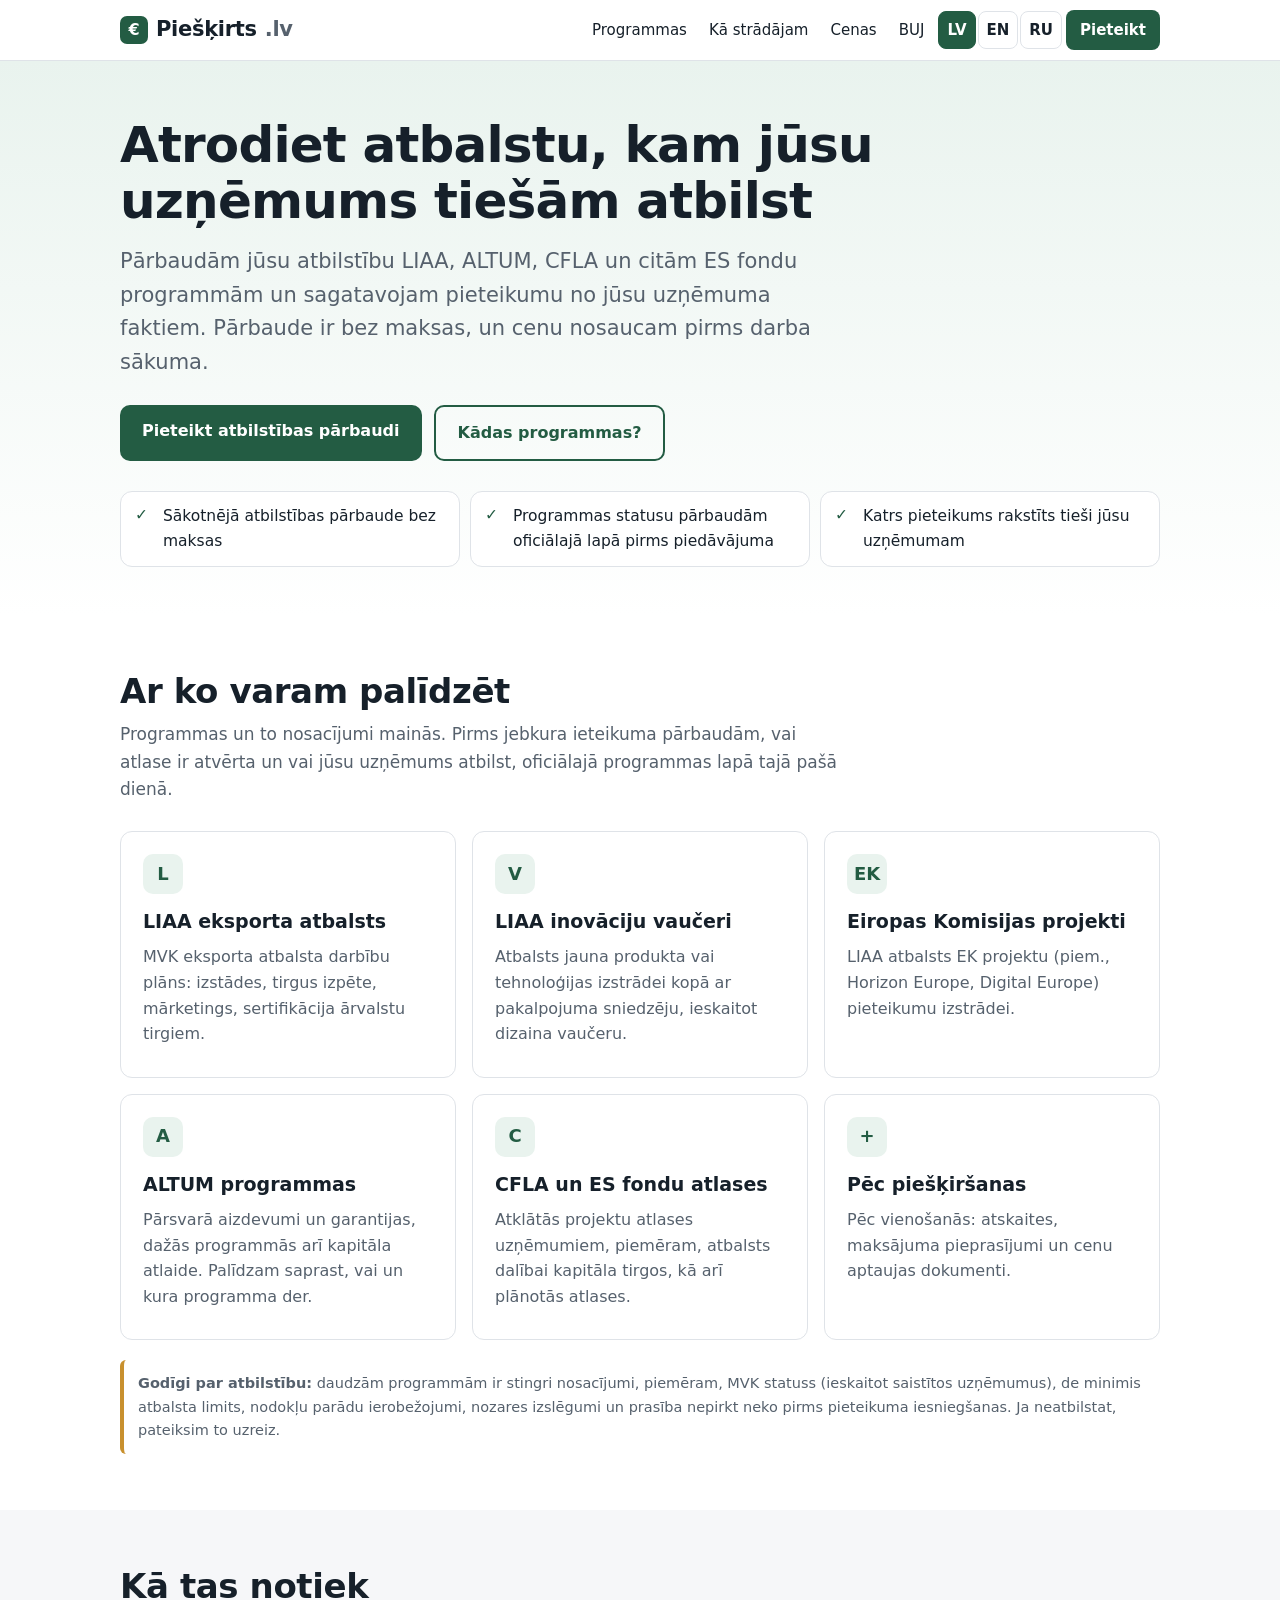
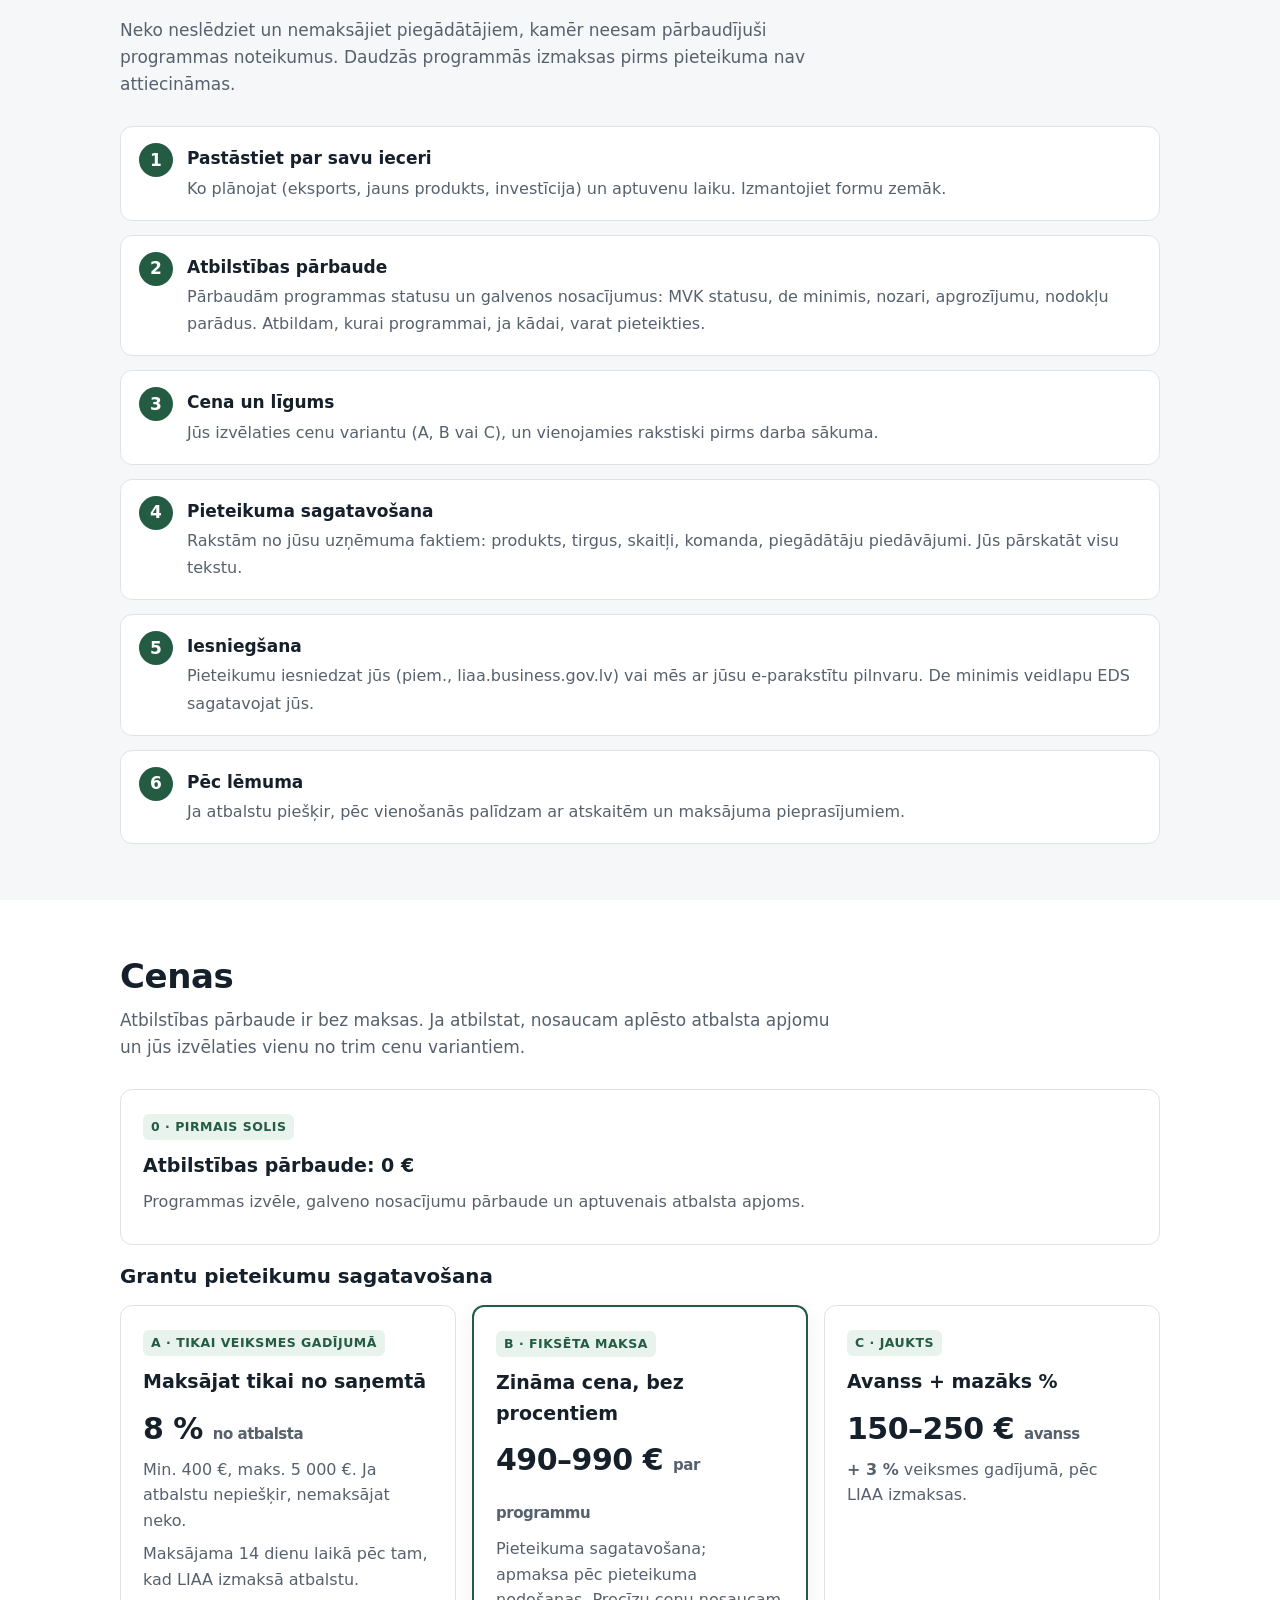
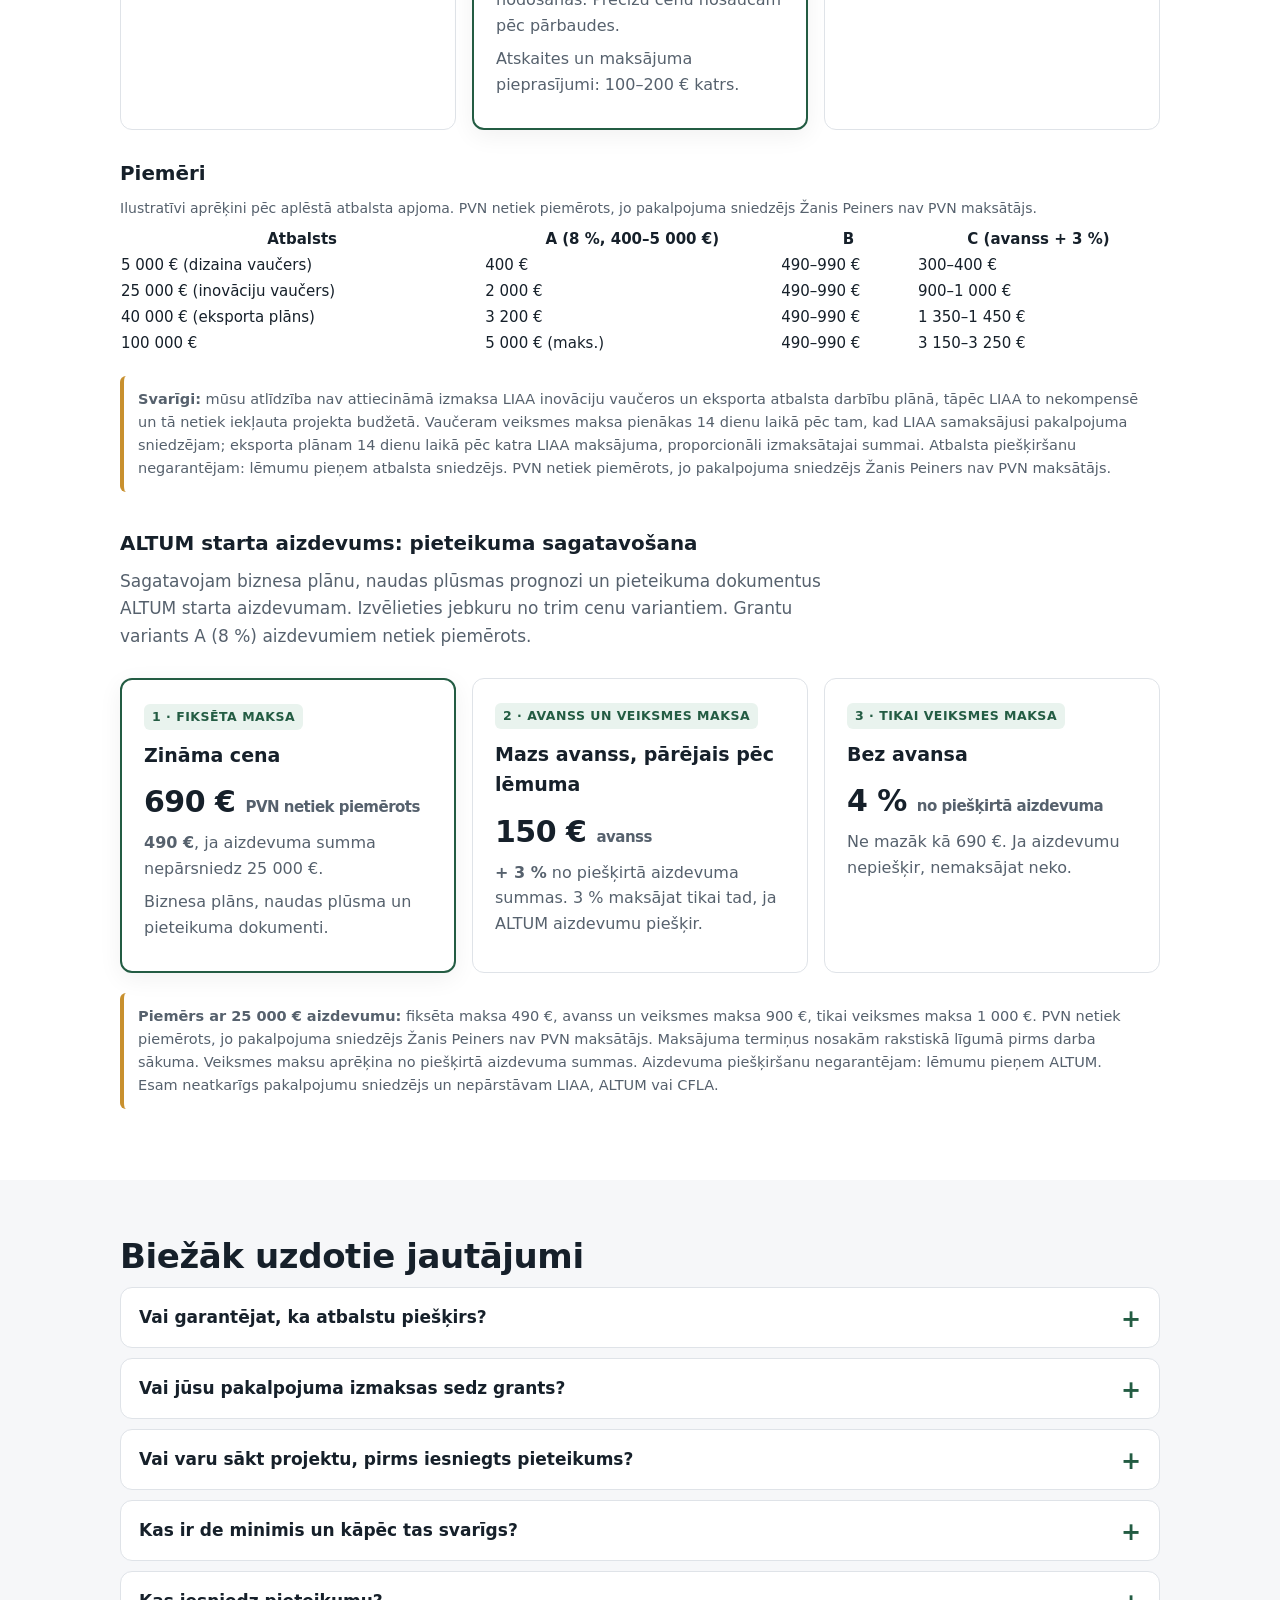
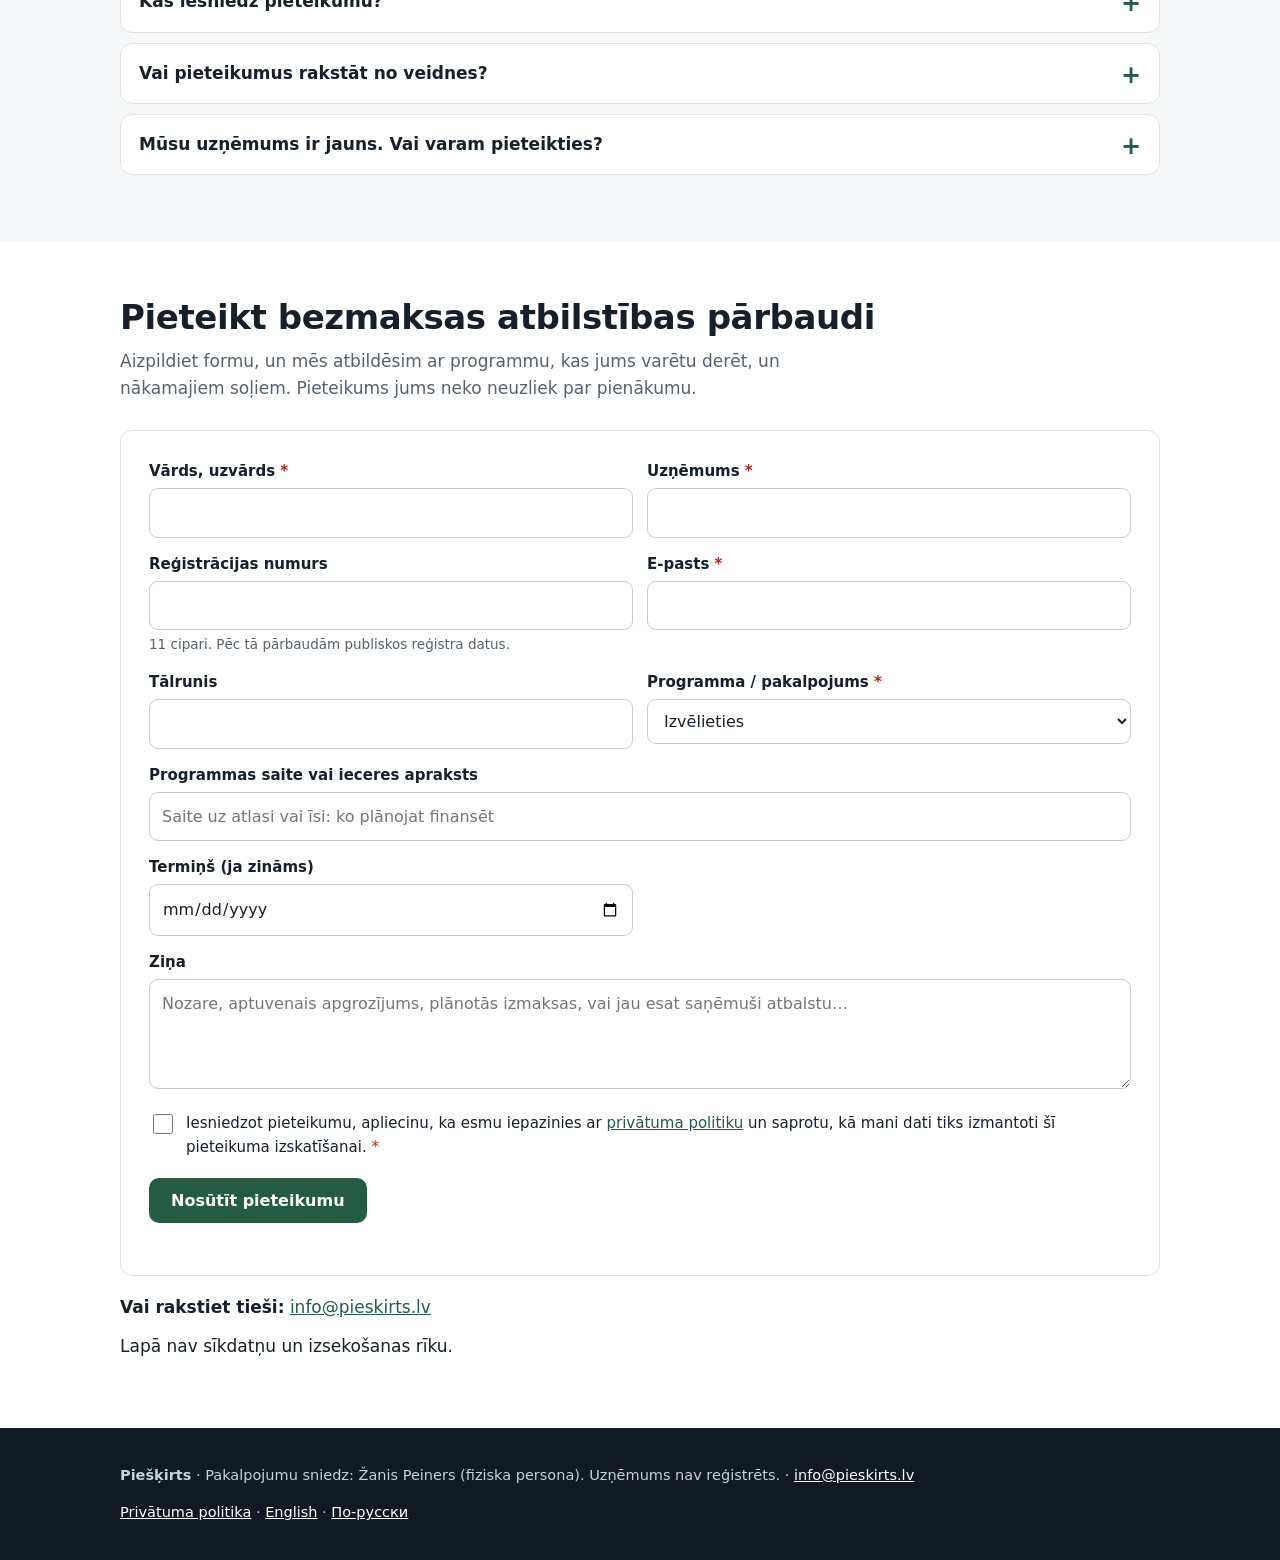
<file: index.html>
<!doctype html>
<html lang="lv">
<head>
<meta charset="utf-8">
<meta name="viewport" content="width=device-width,initial-scale=1">
<title>Piešķirts: palīdzība grantu un atbalsta pieteikumu sagatavošanā</title>
<meta name="description" content="Pārbaudām, vai jūsu uzņēmums atbilst LIAA, ALTUM, CFLA un ES fondu programmām, un sagatavojam pieteikumu. Bez maksas sākotnējā atbilstības pārbaude.">
<link rel="stylesheet" href="style.css">
<link rel="icon" href="/favicon.svg" type="image/svg+xml">
<link rel="apple-touch-icon" href="/apple-touch-icon.png">
<meta name="referrer" content="strict-origin-when-cross-origin">
<link rel="canonical" href="https://pieskirts.lv/">
<link rel="alternate" hreflang="lv" href="https://pieskirts.lv/">
<link rel="alternate" hreflang="en" href="https://pieskirts.lv/en.html">
<link rel="alternate" hreflang="ru" href="https://pieskirts.lv/ru.html">
<link rel="alternate" hreflang="x-default" href="https://pieskirts.lv/">
<meta property="og:type" content="website">
<meta property="og:site_name" content="Piešķirts">
<meta property="og:title" content="Piešķirts: palīdzība grantu un atbalsta pieteikumu sagatavošanā">
<meta property="og:description" content="Pārbaudām, vai jūsu uzņēmums atbilst LIAA, ALTUM, CFLA un ES fondu programmām, un sagatavojam pieteikumu. Bez maksas sākotnējā atbilstības pārbaude.">
<meta property="og:url" content="https://pieskirts.lv/">
<meta property="og:locale" content="lv_LV">
<meta property="og:image" content="https://pieskirts.lv/og.png">
<meta property="og:image:width" content="1200">
<meta property="og:image:height" content="630">
<meta property="og:image:alt" content="Piešķirts.lv">
<meta name="twitter:card" content="summary_large_image">
<meta name="twitter:title" content="Piešķirts: palīdzība grantu un atbalsta pieteikumu sagatavošanā">
<meta name="twitter:description" content="Pārbaudām, vai jūsu uzņēmums atbilst LIAA, ALTUM, CFLA un ES fondu programmām, un sagatavojam pieteikumu. Bez maksas sākotnējā atbilstības pārbaude.">
<meta name="twitter:image" content="https://pieskirts.lv/og.png">
<script type="application/ld+json">{"@context": "https://schema.org", "@type": "ProfessionalService", "name": "Piešķirts", "url": "https://pieskirts.lv/", "email": "info@pieskirts.lv", "description": "Pārbaudām, vai jūsu uzņēmums atbilst LIAA, ALTUM, CFLA un ES fondu programmām, un sagatavojam pieteikumu. Bez maksas sākotnējā atbilstības pārbaude.", "areaServed": {"@type": "Country", "name": "Latvia"}, "availableLanguage": ["lv", "en", "ru"], "image": "https://pieskirts.lv/og.png", "founder": {"@type": "Person", "name": "Žanis Peiners"}, "provider": {"@type": "Person", "name": "Žanis Peiners", "email": "info@pieskirts.lv"}}</script>
</head>
<body>
<a class="skip" href="#saturs">Pāriet uz saturu</a>
<header class="top">
  <div class="wrap">
    <a class="logo" href="#"><span class="mark" aria-hidden="true">€</span>Piešķirts<span class="tld">.lv</span></a>
    <nav class="main" aria-label="Galvenā navigācija">
      <span class="links">
        <a href="#programmas">Programmas</a>
        <a href="#process">Kā strādājam</a>
        <a href="#cenas">Cenas</a>
        <a href="#buj">BUJ</a>
      </span>
      <span class="langs" role="group" aria-label="Valoda"><a class="lang current" href="index.html" lang="lv" hreflang="lv" aria-current="page">LV</a><a class="lang" href="en.html" lang="en" hreflang="en">EN</a><a class="lang" href="ru.html" lang="ru" hreflang="ru">RU</a></span>
      <a class="btn" href="#pieteikums" style="padding:8px 14px;font-size:15px">Pieteikt</a>
    </nav>
  </div>
</header>

<main id="saturs">
<section class="hero">
  <div class="wrap">
    <h1>Atrodiet atbalstu, kam jūsu uzņēmums tiešām atbilst</h1>
    <p class="lead">Pārbaudām jūsu atbilstību LIAA, ALTUM, CFLA un citām ES fondu programmām un sagatavojam pieteikumu no jūsu uzņēmuma faktiem. Pārbaude ir bez maksas, un cenu nosaucam pirms darba sākuma.</p>
    <div class="cta">
      <a class="btn" href="#pieteikums">Pieteikt atbilstības pārbaudi</a>
      <a class="btn ghost" href="#programmas">Kādas programmas?</a>
    </div>
    <ul class="facts">
      <li>Sākotnējā atbilstības pārbaude bez maksas<!-- PRICE: approved 3 Nov --></li>
      <li>Programmas statusu pārbaudām oficiālajā lapā pirms piedāvājuma</li>
      <li>Katrs pieteikums rakstīts tieši jūsu uzņēmumam</li>
    </ul>
  </div>
</section>

<section id="programmas">
  <div class="wrap">
    <h2>Ar ko varam palīdzēt</h2>
    <p class="sub">Programmas un to nosacījumi mainās. Pirms jebkura ieteikuma pārbaudām, vai atlase ir atvērta un vai jūsu uzņēmums atbilst, oficiālajā programmas lapā tajā pašā dienā.</p>
    <div class="grid c3">
      <div class="card"><div class="icon" aria-hidden="true">L</div><h3>LIAA eksporta atbalsts</h3><p>MVK eksporta atbalsta darbību plāns: izstādes, tirgus izpēte, mārketings, sertifikācija ārvalstu tirgiem.</p></div>
      <div class="card"><div class="icon" aria-hidden="true">V</div><h3>LIAA inovāciju vaučeri</h3><p>Atbalsts jauna produkta vai tehnoloģijas izstrādei kopā ar pakalpojuma sniedzēju, ieskaitot dizaina vaučeru.</p></div>
      <div class="card"><div class="icon" aria-hidden="true">EK</div><h3>Eiropas Komisijas projekti</h3><p>LIAA atbalsts EK projektu (piem., Horizon Europe, Digital Europe) pieteikumu izstrādei.</p></div>
      <div class="card"><div class="icon" aria-hidden="true">A</div><h3>ALTUM programmas</h3><p>Pārsvarā aizdevumi un garantijas, dažās programmās arī kapitāla atlaide. Palīdzam saprast, vai un kura programma der.</p></div>
      <div class="card"><div class="icon" aria-hidden="true">C</div><h3>CFLA un ES fondu atlases</h3><p>Atklātās projektu atlases uzņēmumiem, piemēram, atbalsts dalībai kapitāla tirgos, kā arī plānotās atlases.</p></div>
      <div class="card"><div class="icon" aria-hidden="true">+</div><h3>Pēc piešķiršanas</h3><p>Pēc vienošanās: atskaites, maksājuma pieprasījumi un cenu aptaujas dokumenti.</p></div>
    </div>
    <div class="note limits"><strong>Godīgi par atbilstību:</strong> daudzām programmām ir stingri nosacījumi, piemēram, MVK statuss (ieskaitot saistītos uzņēmumus), de minimis atbalsta limits, nodokļu parādu ierobežojumi, nozares izslēgumi un prasība nepirkt neko pirms pieteikuma iesniegšanas. Ja neatbilstat, pateiksim to uzreiz.</div>
  </div>
</section>

<section id="process" class="alt">
  <div class="wrap">
    <h2>Kā tas notiek</h2>
    <p class="sub">Neko neslēdziet un nemaksājiet piegādātājiem, kamēr neesam pārbaudījuši programmas noteikumus. Daudzās programmās izmaksas pirms pieteikuma nav attiecināmas.</p>
    <ol class="steps">
      <li><strong>Pastāstiet par savu ieceri</strong><span>Ko plānojat (eksports, jauns produkts, investīcija) un aptuvenu laiku. Izmantojiet formu zemāk.</span></li>
      <li><strong>Atbilstības pārbaude</strong><span>Pārbaudām programmas statusu un galvenos nosacījumus: MVK statusu, de minimis, nozari, apgrozījumu, nodokļu parādus. Atbildam, kurai programmai, ja kādai, varat pieteikties.</span></li>
      <li><strong>Cena un līgums</strong><span>Jūs izvēlaties cenu variantu (A, B vai C), un vienojamies rakstiski pirms darba sākuma.</span></li>
      <li><strong>Pieteikuma sagatavošana</strong><span>Rakstām no jūsu uzņēmuma faktiem: produkts, tirgus, skaitļi, komanda, piegādātāju piedāvājumi. Jūs pārskatāt visu tekstu.</span></li>
      <li><strong>Iesniegšana</strong><span>Pieteikumu iesniedzat jūs (piem., liaa.business.gov.lv) vai mēs ar jūsu e-parakstītu pilnvaru. De minimis veidlapu EDS sagatavojat jūs.</span></li>
      <li><strong>Pēc lēmuma</strong><span>Ja atbalstu piešķir, pēc vienošanās palīdzam ar atskaitēm un maksājuma pieprasījumiem.</span></li>
    </ol>
  </div>
</section>

<section id="cenas">
  <div class="wrap">
    <h2>Cenas</h2>
    <p class="sub">Atbilstības pārbaude ir bez maksas. Ja atbilstat, nosaucam aplēsto atbalsta apjomu un jūs izvēlaties vienu no trim cenu variantiem.</p>
    <div class="card" style="margin-bottom:16px">
      <span class="tag">0 · pirmais solis</span>
      <h3 style="margin-top:10px">Atbilstības pārbaude: 0 €<!-- PRICE: approved 3 Nov --></h3>
      <p>Programmas izvēle, galveno nosacījumu pārbaude un aptuvenais atbalsta apjoms.</p>
    </div>
    <h3 style="margin:8px 0 12px">Grantu pieteikumu sagatavošana</h3>
    <div class="grid c3">
      <div class="card">
        <span class="tag">A · tikai veiksmes gadījumā</span>
        <h3 style="margin-top:10px">Maksājat tikai no saņemtā</h3>
        <div class="price">8 %<!-- PRICE: approved 3 Nov --> <small>no atbalsta</small></div>
        <p>Min. 400 €, maks. 5 000 €.<!-- PRICE: approved 3 Nov --> Ja atbalstu nepiešķir, nemaksājat neko.</p>
        <p>Maksājama 14 dienu laikā pēc tam, kad LIAA izmaksā atbalstu.<!-- PRICE: approved 3 Nov --></p>
      </div>
      <div class="card featured">
        <span class="tag">B · fiksēta maksa</span>
        <h3 style="margin-top:10px">Zināma cena, bez procentiem</h3>
        <div class="price">490–990 €<!-- PRICE: approved 3 Nov --> <small>par programmu</small></div>
        <p>Pieteikuma sagatavošana; apmaksa pēc pieteikuma nodošanas. Precīzu cenu nosaucam pēc pārbaudes.</p>
        <p>Atskaites un maksājuma pieprasījumi: 100–200 € katrs.<!-- PRICE: approved 3 Nov --></p>
      </div>
      <div class="card">
        <span class="tag">C · jaukts</span>
        <h3 style="margin-top:10px">Avanss + mazāks %</h3>
        <div class="price">150–250 €<!-- PRICE: approved 3 Nov --> <small>avanss</small></div>
        <p><strong>+ 3 %</strong> veiksmes gadījumā, pēc LIAA izmaksas.<!-- PRICE: approved 3 Nov --></p>
      </div>
    </div>
    <h3 style="margin:28px 0 8px">Piemēri</h3>
    <div style="overflow-x:auto">
    <table class="ex" style="border-collapse:collapse;width:100%;font-size:15px;background:#fff">
      <caption style="text-align:left;color:var(--muted);font-size:14px;padding-bottom:6px">Ilustratīvi aprēķini pēc aplēstā atbalsta apjoma. PVN netiek piemērots, jo pakalpojuma sniedzējs Žanis Peiners nav PVN maksātājs.<!-- PRICE: approved 3 Nov --><!-- Avots: /workspace/granti/followup_pricing.md --></caption>
      <thead><tr><th scope="col">Atbalsts</th><th scope="col">A (8 %, 400–5 000 €)</th><th scope="col">B</th><th scope="col">C (avanss + 3 %)</th></tr></thead>
      <tbody>
        <tr><td>5 000 € (dizaina vaučers)</td><td>400 €</td><td>490–990 €</td><td>300–400 €</td></tr>
        <tr><td>25 000 € (inovāciju vaučers)</td><td>2 000 €</td><td>490–990 €</td><td>900–1 000 €</td></tr>
        <tr><td>40 000 € (eksporta plāns)</td><td>3 200 €</td><td>490–990 €</td><td>1 350–1 450 €</td></tr>
        <tr><td>100 000 €</td><td>5 000 € (maks.)</td><td>490–990 €</td><td>3 150–3 250 €</td></tr>
      </tbody>
    </table>
    </div>
    <p class="note"><strong>Svarīgi:</strong> mūsu atlīdzība nav attiecināmā izmaksa LIAA inovāciju vaučeros un eksporta atbalsta darbību plānā, tāpēc LIAA to nekompensē un tā netiek iekļauta projekta budžetā. Vaučeram veiksmes maksa pienākas 14 dienu laikā pēc tam, kad LIAA samaksājusi pakalpojuma sniedzējam; eksporta plānam 14 dienu laikā pēc katra LIAA maksājuma, proporcionāli izmaksātajai summai.<!-- PRICE: approved 3 Nov --> Atbalsta piešķiršanu negarantējam: lēmumu pieņem atbalsta sniedzējs. PVN netiek piemērots, jo pakalpojuma sniedzējs Žanis Peiners nav PVN maksātājs.<!-- PRICE: approved 3 Nov --></p>
    <h3 id="altum" style="margin:36px 0 8px">ALTUM starta aizdevums: pieteikuma sagatavošana</h3>
    <p class="sub">Sagatavojam biznesa plānu, naudas plūsmas prognozi un pieteikuma dokumentus ALTUM starta aizdevumam. Izvēlieties jebkuru no trim cenu variantiem. Grantu variants A (8 %) aizdevumiem netiek piemērots.</p>
    <div class="grid c3">
      <div class="card featured">
        <span class="tag">1 · fiksēta maksa</span>
        <h3 style="margin-top:10px">Zināma cena</h3>
        <div class="price">690 € <small>PVN netiek piemērots</small></div>
        <p><strong>490 €</strong>, ja aizdevuma summa nepārsniedz 25 000 €.</p>
        <p>Biznesa plāns, naudas plūsma un pieteikuma dokumenti.</p>
      </div>
      <div class="card">
        <span class="tag">2 · avanss un veiksmes maksa</span>
        <h3 style="margin-top:10px">Mazs avanss, pārējais pēc lēmuma</h3>
        <div class="price">150 € <small>avanss</small></div>
        <p><strong>+ 3 %</strong> no piešķirtā aizdevuma summas. 3 % maksājat tikai tad, ja ALTUM aizdevumu piešķir.</p>
      </div>
      <div class="card">
        <span class="tag">3 · tikai veiksmes maksa</span>
        <h3 style="margin-top:10px">Bez avansa</h3>
        <div class="price">4 % <small>no piešķirtā aizdevuma</small></div>
        <p>Ne mazāk kā 690 €. Ja aizdevumu nepiešķir, nemaksājat neko.</p>
      </div>
    </div>
    <p class="note"><strong>Piemērs ar 25 000 € aizdevumu:</strong> fiksēta maksa 490 €, avanss un veiksmes maksa 900 €, tikai veiksmes maksa 1 000 €. PVN netiek piemērots, jo pakalpojuma sniedzējs Žanis Peiners nav PVN maksātājs. Maksājuma termiņus nosakām rakstiskā līgumā pirms darba sākuma. Veiksmes maksu aprēķina no piešķirtā aizdevuma summas. Aizdevuma piešķiršanu negarantējam: lēmumu pieņem ALTUM. Esam neatkarīgs pakalpojumu sniedzējs un nepārstāvam LIAA, ALTUM vai CFLA.</p>
  </div>
</section>

<section id="buj" class="alt">
  <div class="wrap">
    <h2>Biežāk uzdotie jautājumi</h2>
    <details><summary>Vai garantējat, ka atbalstu piešķirs?</summary><p>Nē. Mēs palīdzam iesniegt pilnīgu, programmas prasībām atbilstošu pieteikumu, bet lēmumu pieņem atbalsta sniedzējs, un līdzekļi programmās ir ierobežoti.</p></details>
    <details><summary>Vai jūsu pakalpojuma izmaksas sedz grants?</summary><p>Parasti nē. Piemēram, LIAA eksporta plānā un inovāciju vaučeros konsultanta atlīdzība nav attiecināmā izmaksa. Retos gadījumos (piem., LIAA atbalsts EK projektu izstrādei) ārpakalpojumi var būt attiecināmi ar noteikumiem. To pārbaudām katrai programmai atsevišķi.</p></details>
    <details><summary>Vai varu sākt projektu, pirms iesniegts pieteikums?</summary><p>Esiet uzmanīgi. Daudzās programmās izmaksas ir attiecināmas tikai pēc pieteikuma iesniegšanas vai pēc lēmuma. Neslēdziet līgumus un neveiciet maksājumus piegādātājiem, pirms esam pārbaudījuši programmas noteikumus.</p></details>
    <details><summary>Kas ir de minimis un kāpēc tas svarīgs?</summary><p>Tas ir ES limits atbalstam vienam uzņēmumam (kopā ar saistītajiem) trīs gadu periodā. Daudzās programmās atbalsts ir de minimis, tāpēc pārbaudām, cik vēl atlicis. Veidlapu VID EDS sistēmā izveido pats uzņēmums.</p></details>
    <details><summary>Kas iesniedz pieteikumu?</summary><p>Parasti jūs, piemēram, liaa.business.gov.lv. Ja vēlaties, varam iesniegt mēs ar jūsu e-parakstītu pilnvaru. Paroles un e-paraksta līdzekļus mums nedodiet.</p></details>
    <details><summary>Vai pieteikumus rakstāt no veidnes?</summary><p>Nē. Katrs pieteikums ir rakstīts no jūsu uzņēmuma faktiem, un cilvēks to izlasa pilnībā, pirms nododam jums.</p></details>
    <details><summary>Mūsu uzņēmums ir jauns. Vai varam pieteikties?</summary><p>Atkarīgs no programmas. Dažām (piem., LIAA eksporta plānam) vajag iepriekšējā gada apgrozījumu, citām ne. Atbilstības pārbaudē to pateiksim.</p></details>
  </div>
</section>

<section id="pieteikums">
  <div class="wrap">
    <h2>Pieteikt bezmaksas atbilstības pārbaudi</h2>
    <p class="sub">Aizpildiet formu, un mēs atbildēsim ar programmu, kas jums varētu derēt, un nākamajiem soļiem. Pieteikums jums neko neuzliek par pienākumu.</p>
    <!-- Forma: bez JS action iet uz Web3Forms; ar JS form.js sūta fetch un rāda apstiprinājumu lapā. -->
    <form class="order" id="order-form" action="https://api.web3forms.com/submit" method="POST"
      data-subject="Pieskirts.lv pieteikums"
      data-mailto-msg="Atveram jūsu e-pasta programmu ar sagatavotu vēstuli. Lūdzu, nosūtiet to."
      data-sending-msg="Sūtām…"
      data-ok-msg="Paldies, pieteikums saņemts! Mēs to izskatīsim un sazināsimies ar jums tuvākajā laikā."
      data-err-msg="Neizdevās nosūtīt pieteikumu. Lūdzu, mēģiniet vēlreiz.">
      <input type="hidden" name="access_key" value="009d43c1-ed5f-4152-947e-ed27e5c118a8">
      <input type="checkbox" name="botcheck" class="hidden" style="display:none" tabindex="-1" autocomplete="off" aria-hidden="true">
      <div><label for="f-name">Vārds, uzvārds <span class="req" aria-hidden="true">*</span></label><input id="f-name" name="name" autocomplete="name" required></div>
      <div><label for="f-company">Uzņēmums <span class="req" aria-hidden="true">*</span></label><input id="f-company" name="company" autocomplete="organization" required></div>
      <div><label for="f-regno">Reģistrācijas numurs</label><input id="f-regno" name="regno" inputmode="numeric" pattern="[0-9]{11}" aria-describedby="h-regno"><div class="hint" id="h-regno">11 cipari. Pēc tā pārbaudām publiskos reģistra datus.</div></div>
      <div><label for="f-email">E-pasts <span class="req" aria-hidden="true">*</span></label><input id="f-email" name="email" type="email" autocomplete="email" required></div>
      <div><label for="f-phone">Tālrunis</label><input id="f-phone" name="phone" type="tel" autocomplete="tel"></div>
      <div><label for="f-service">Programma / pakalpojums <span class="req" aria-hidden="true">*</span></label>
        <select id="f-service" name="service" required>
          <option value="">Izvēlieties</option>
          <option>Atbilstības pārbaude (nezinu, kura programma)</option>
          <option>LIAA eksporta atbalsta darbību plāns</option>
          <option>LIAA inovāciju vaučers</option>
          <option>LIAA atbalsts EK projektu izstrādei</option>
          <option>ALTUM starta aizdevums</option>
          <option>Cita ALTUM programma</option>
          <option>CFLA / ES fondu atlase</option>
          <option>Atskaites / maksājuma pieprasījums</option>
        </select></div>
      <div class="full"><label for="f-link">Programmas saite vai ieceres apraksts</label><input id="f-link" name="link" placeholder="Saite uz atlasi vai īsi: ko plānojat finansēt"></div>
      <div><label for="f-deadline">Termiņš (ja zināms)</label><input id="f-deadline" name="deadline" type="date"></div>
      <div class="full"><label for="f-message">Ziņa</label><textarea id="f-message" name="message" placeholder="Nozare, aptuvenais apgrozījums, plānotās izmaksas, vai jau esat saņēmuši atbalstu…"></textarea></div>
      <div class="hp" aria-hidden="true"><label for="f-website">Neaizpildīt</label><input id="f-website" name="website" tabindex="-1" autocomplete="off"></div>
      <div class="full"><label class="consent"><input type="checkbox" name="consent" value="jā" required> <span>Iesniedzot pieteikumu, apliecinu, ka esmu iepazinies ar <a href="privatuma-politika.html">privātuma politiku</a> un saprotu, kā mani dati tiks izmantoti šī pieteikuma izskatīšanai. <span class="req" aria-hidden="true">*</span></span></label></div>
      <div class="full"><button class="btn" type="submit">Nosūtīt pieteikumu</button> <div class="status" id="form-status" role="status" aria-live="polite"></div></div>
    </form>
    <div class="contact-side" style="margin-top:18px">
      <p><strong>Vai rakstiet tieši:</strong> <a href="mailto:info@pieskirts.lv">info@pieskirts.lv</a></p>
      <p>Lapā nav sīkdatņu un izsekošanas rīku.</p>
    </div>
  </div>
</section>
</main>

<footer>
  <div class="wrap">
    <div><strong>Piešķirts</strong> · Pakalpojumu sniedz: Žanis Peiners (fiziska persona). Uzņēmums nav reģistrēts. · <a href="mailto:info@pieskirts.lv">info@pieskirts.lv</a></div>
    <div><a href="privatuma-politika.html">Privātuma politika</a> · <a href="en.html" lang="en">English</a> · <a href="ru.html" lang="ru">По-русски</a></div>
  </div>
</footer>
<script src="form.js" defer></script>
</body>
</html>
</file>
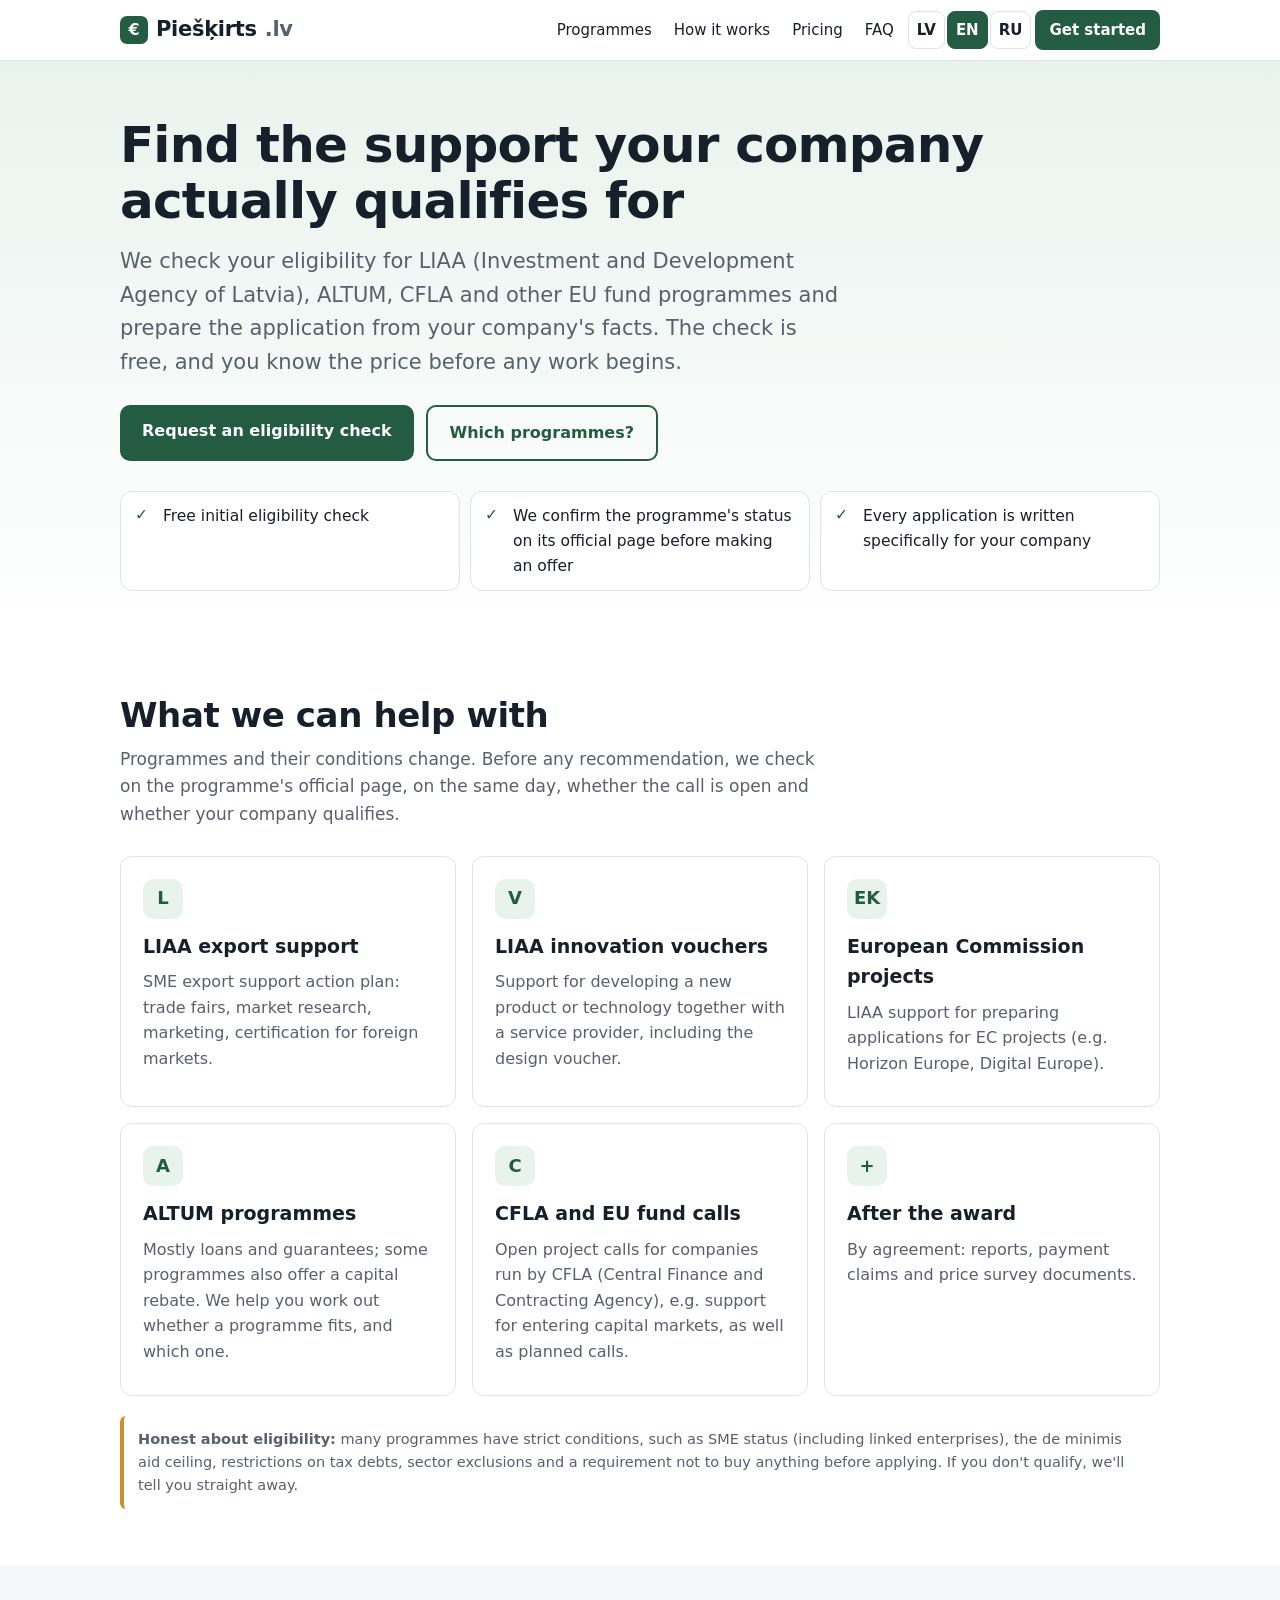
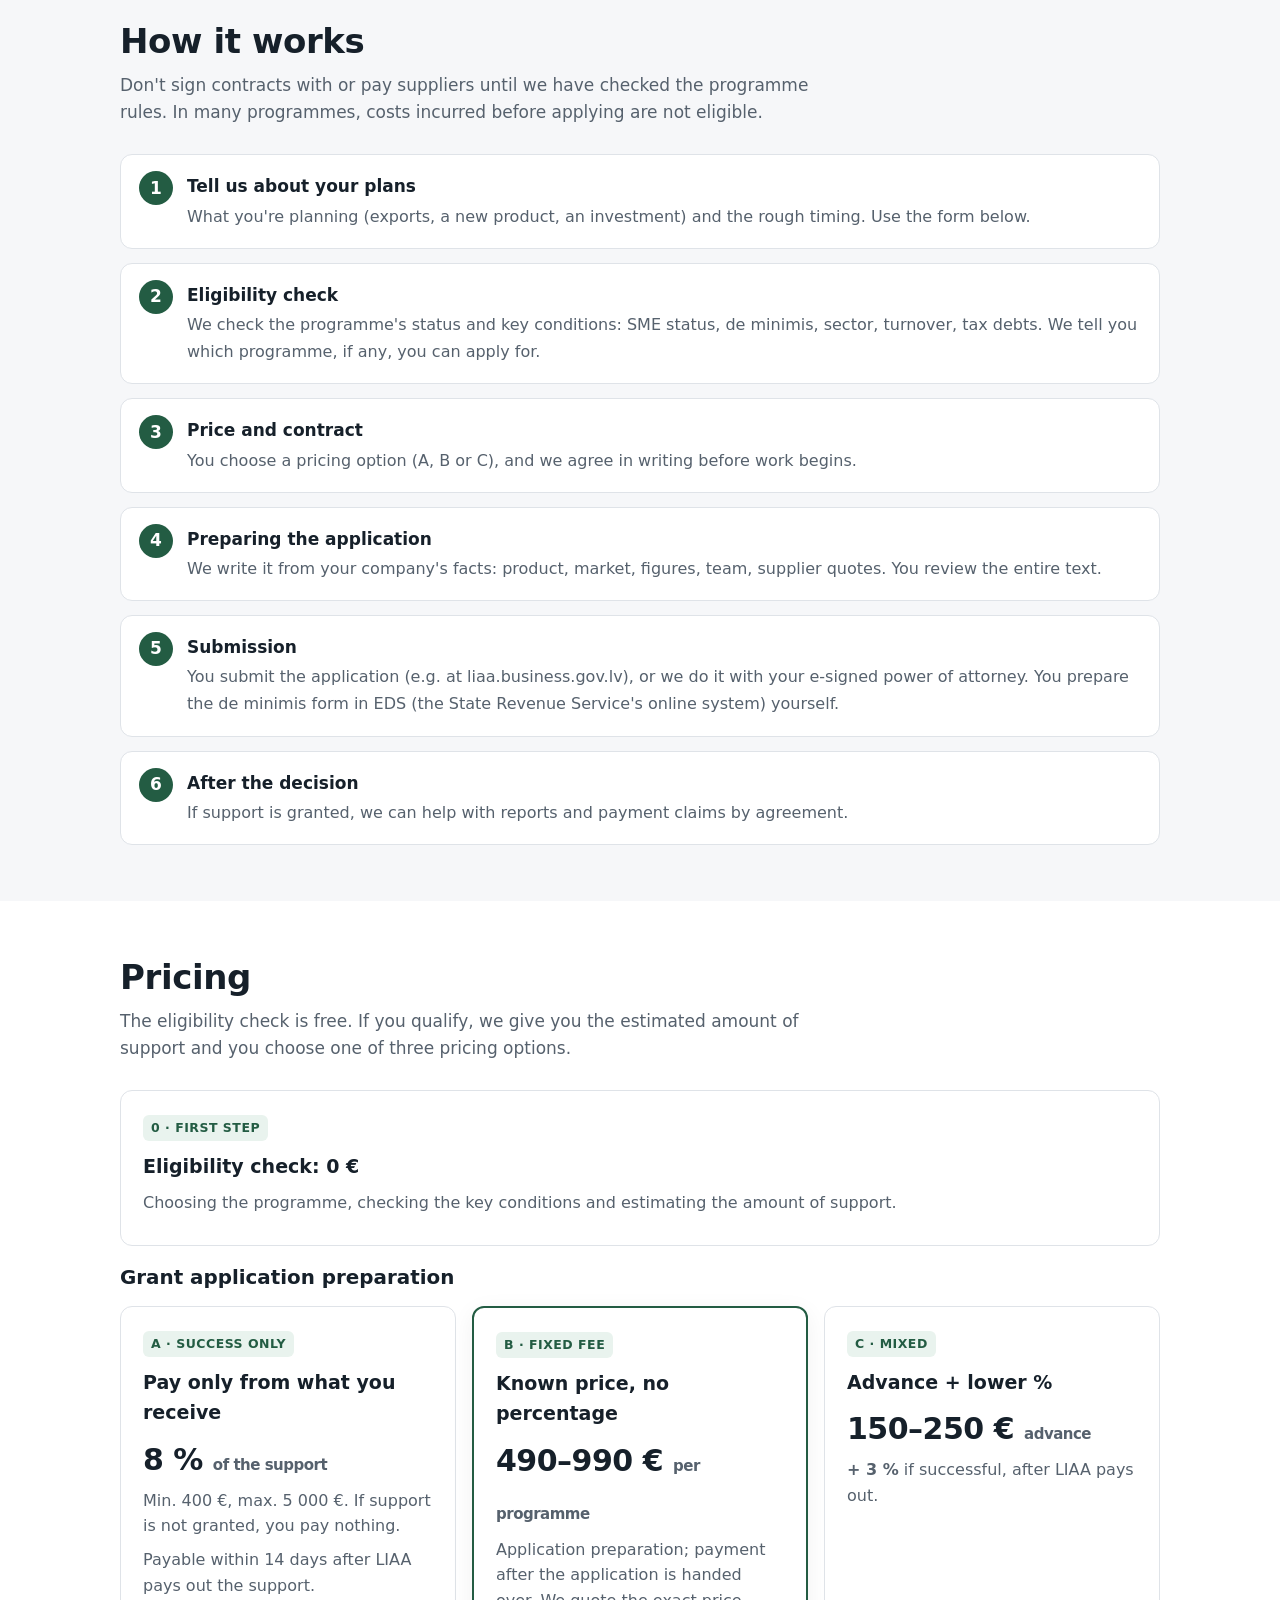
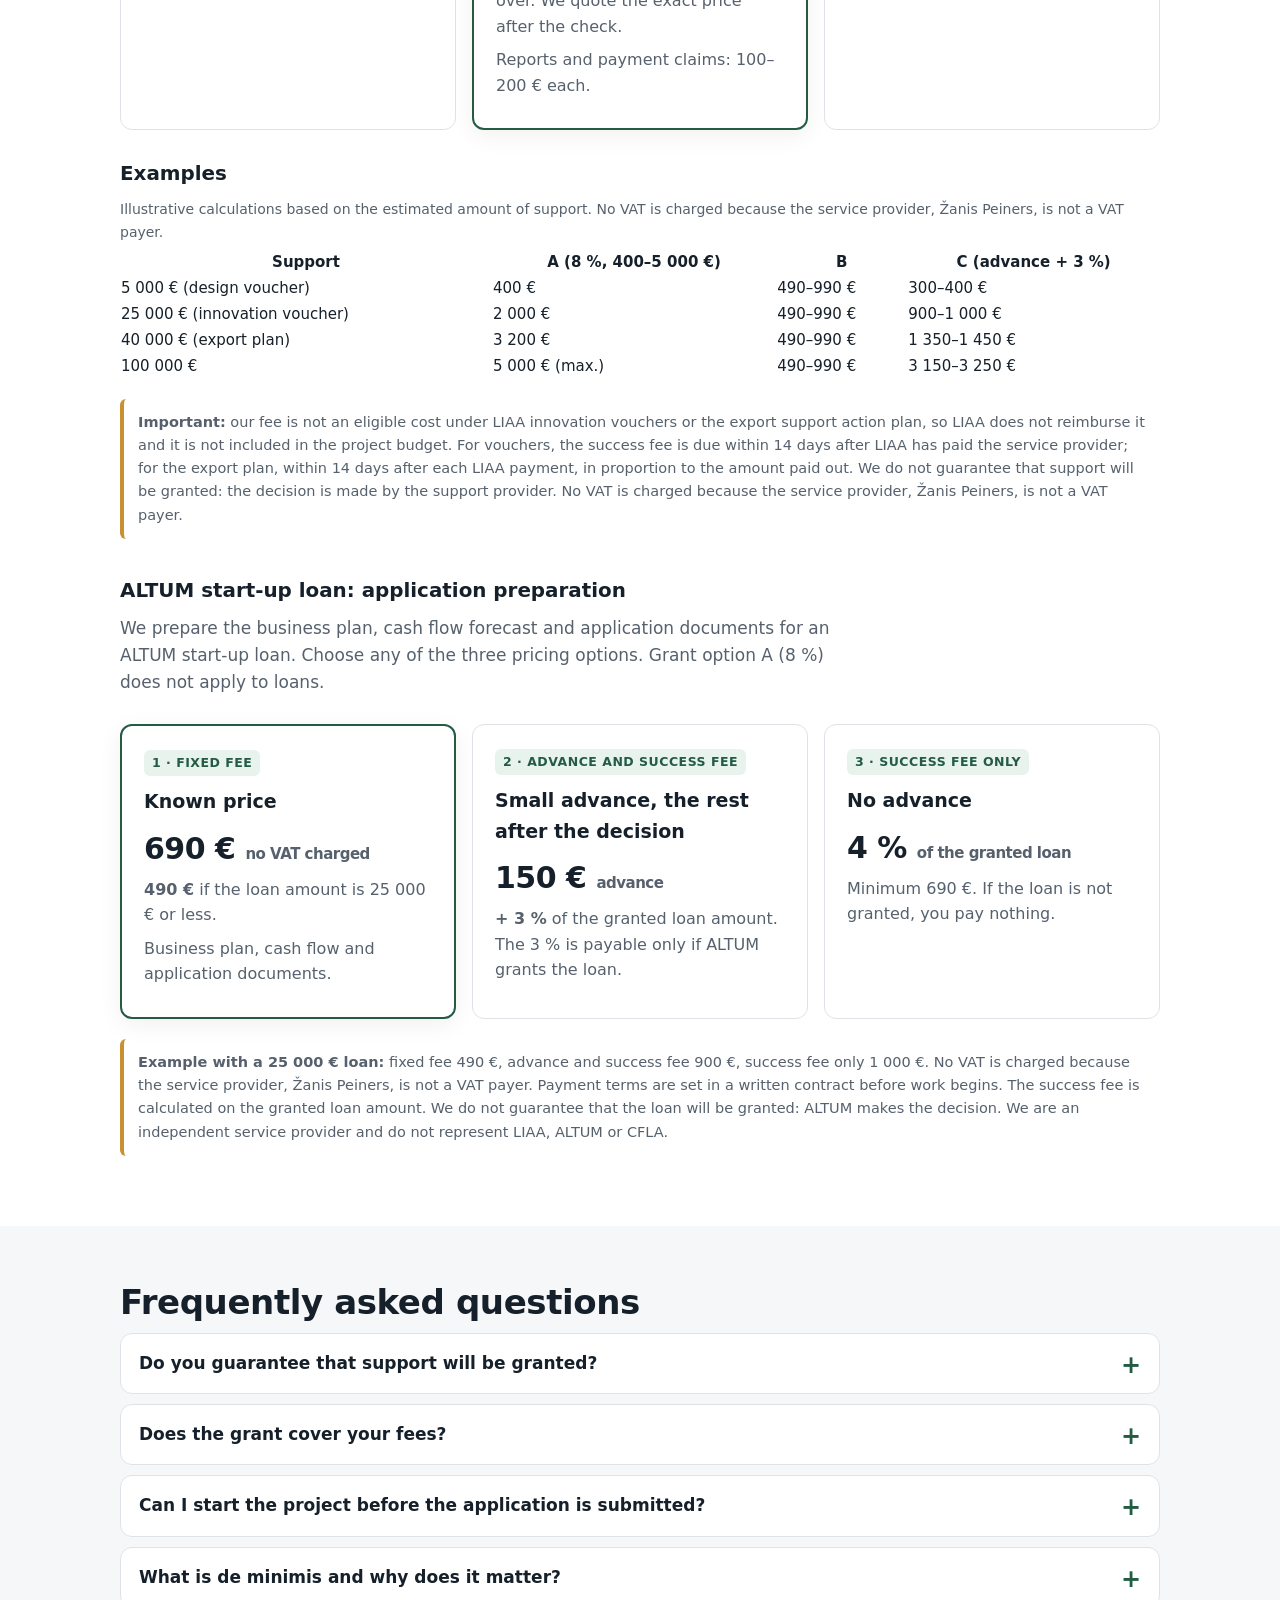
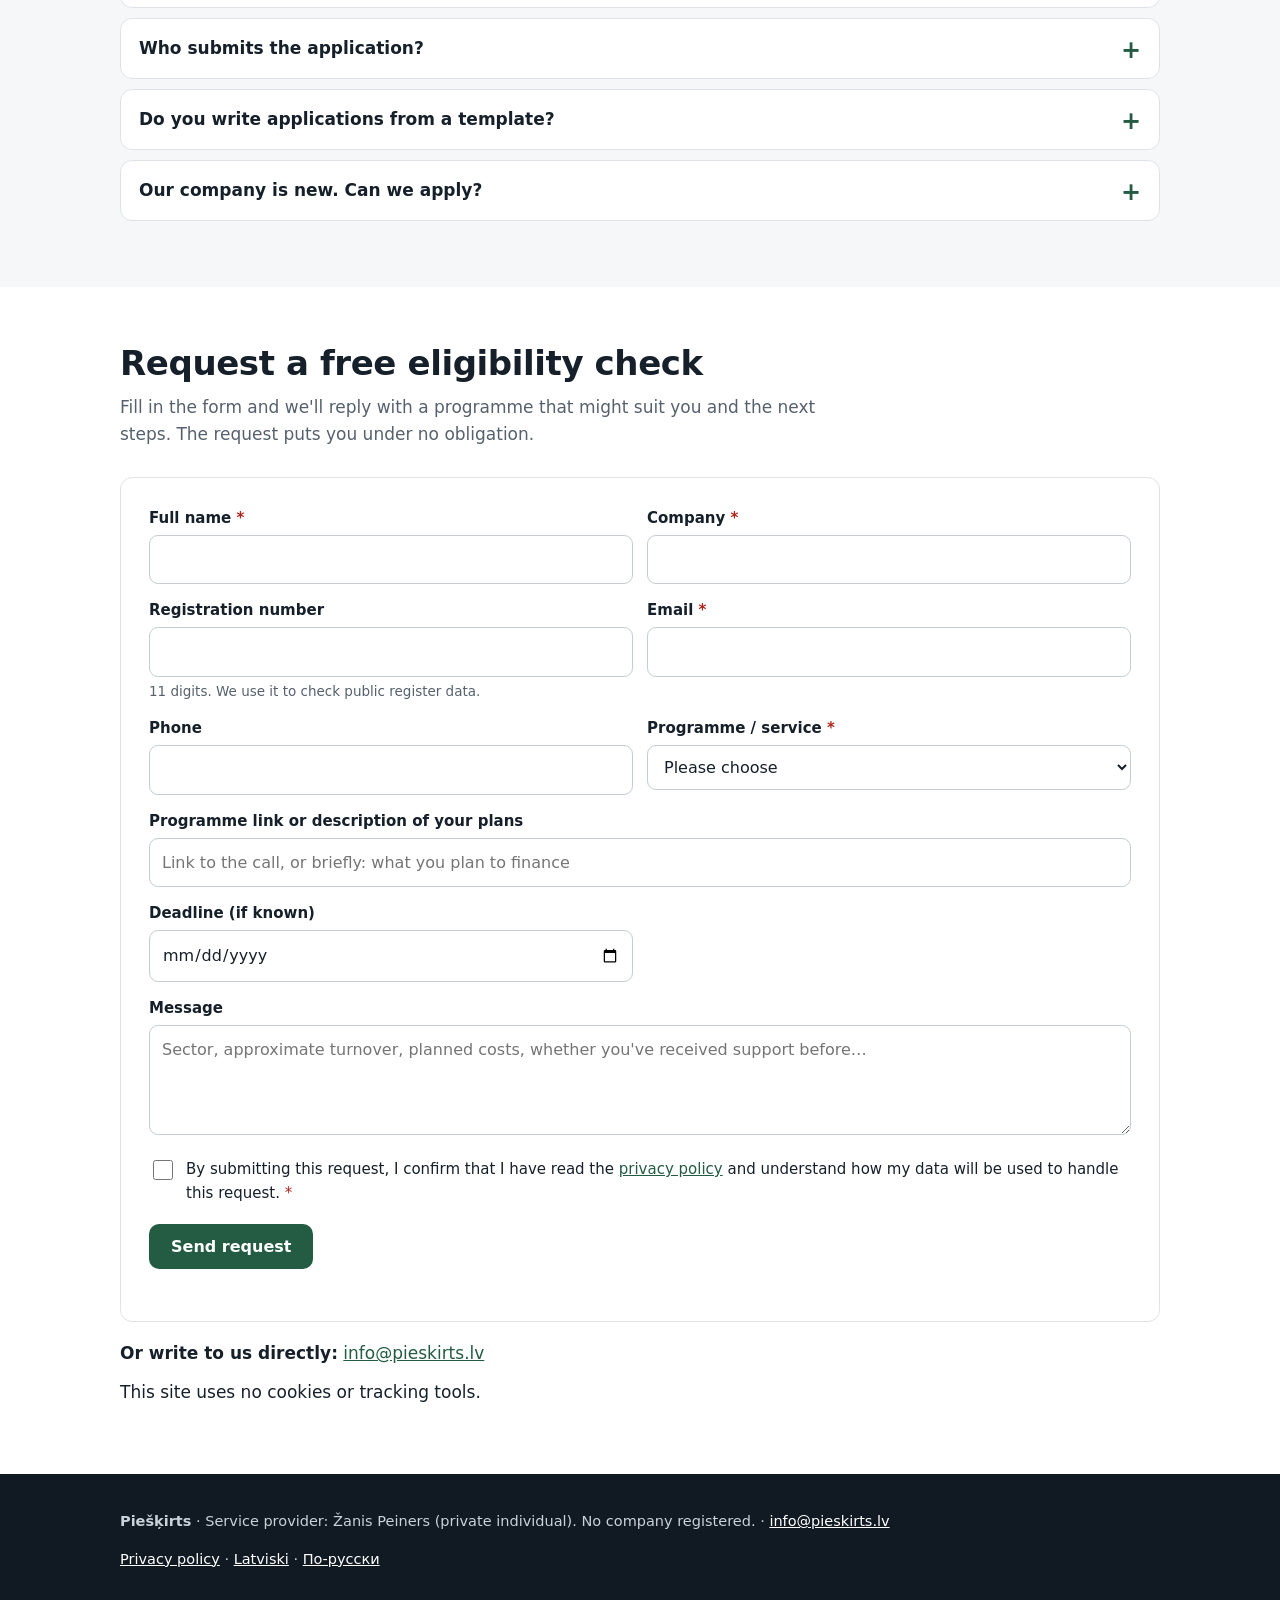
<file: en.html>
<!doctype html>
<html lang="en">
<head>
<meta charset="utf-8">
<meta name="viewport" content="width=device-width,initial-scale=1">
<title>Piešķirts: help preparing grant and business support applications in Latvia</title>
<meta name="description" content="We check whether your company qualifies for LIAA, ALTUM, CFLA and EU fund programmes in Latvia and prepare the application. Free initial eligibility check.">
<link rel="stylesheet" href="style.css">
<link rel="icon" href="/favicon.svg" type="image/svg+xml">
<link rel="apple-touch-icon" href="/apple-touch-icon.png">
<meta name="referrer" content="strict-origin-when-cross-origin">
<link rel="canonical" href="https://pieskirts.lv/en.html">
<link rel="alternate" hreflang="lv" href="https://pieskirts.lv/">
<link rel="alternate" hreflang="en" href="https://pieskirts.lv/en.html">
<link rel="alternate" hreflang="ru" href="https://pieskirts.lv/ru.html">
<link rel="alternate" hreflang="x-default" href="https://pieskirts.lv/">
<meta property="og:type" content="website">
<meta property="og:site_name" content="Piešķirts">
<meta property="og:title" content="Piešķirts: help preparing grant and business support applications in Latvia">
<meta property="og:description" content="We check whether your company qualifies for LIAA, ALTUM, CFLA and EU fund programmes in Latvia and prepare the application. Free initial eligibility check.">
<meta property="og:url" content="https://pieskirts.lv/en.html">
<meta property="og:locale" content="en_GB">
<meta property="og:image" content="https://pieskirts.lv/og.png">
<meta property="og:image:width" content="1200">
<meta property="og:image:height" content="630">
<meta property="og:image:alt" content="Piešķirts.lv">
<meta name="twitter:card" content="summary_large_image">
<meta name="twitter:title" content="Piešķirts: help preparing grant and business support applications in Latvia">
<meta name="twitter:description" content="We check whether your company qualifies for LIAA, ALTUM, CFLA and EU fund programmes in Latvia and prepare the application. Free initial eligibility check.">
<meta name="twitter:image" content="https://pieskirts.lv/og.png">
<script type="application/ld+json">{"@context": "https://schema.org", "@type": "ProfessionalService", "name": "Piešķirts", "url": "https://pieskirts.lv/", "email": "info@pieskirts.lv", "description": "We check whether your company qualifies for LIAA, ALTUM, CFLA and EU fund programmes in Latvia and prepare the application. Free initial eligibility check.", "areaServed": {"@type": "Country", "name": "Latvia"}, "availableLanguage": ["lv", "en", "ru"], "image": "https://pieskirts.lv/og.png", "founder": {"@type": "Person", "name": "Žanis Peiners"}, "provider": {"@type": "Person", "name": "Žanis Peiners", "email": "info@pieskirts.lv"}}</script>
</head>
<body>
<a class="skip" href="#saturs">Skip to content</a>
<header class="top">
  <div class="wrap">
    <a class="logo" href="#"><span class="mark" aria-hidden="true">€</span>Piešķirts<span class="tld">.lv</span></a>
    <nav class="main" aria-label="Main navigation">
      <span class="links">
        <a href="#programmas">Programmes</a>
        <a href="#process">How it works</a>
        <a href="#cenas">Pricing</a>
        <a href="#buj">FAQ</a>
      </span>
      <span class="langs" role="group" aria-label="Language"><a class="lang" href="index.html" lang="lv" hreflang="lv">LV</a><a class="lang current" href="en.html" lang="en" hreflang="en" aria-current="page">EN</a><a class="lang" href="ru.html" lang="ru" hreflang="ru">RU</a></span>
      <a class="btn" href="#pieteikums" style="padding:8px 14px;font-size:15px">Get started</a>
    </nav>
  </div>
</header>

<main id="saturs">
<section class="hero">
  <div class="wrap">
    <h1>Find the support your company actually qualifies for</h1>
    <p class="lead">We check your eligibility for LIAA (Investment and Development Agency of Latvia), ALTUM, CFLA and other EU fund programmes and prepare the application from your company's facts. The check is free, and you know the price before any work begins.</p>
    <div class="cta">
      <a class="btn" href="#pieteikums">Request an eligibility check</a>
      <a class="btn ghost" href="#programmas">Which programmes?</a>
    </div>
    <ul class="facts">
      <li>Free initial eligibility check<!-- PRICE: approved 3 Nov --></li>
      <li>We confirm the programme's status on its official page before making an offer</li>
      <li>Every application is written specifically for your company</li>
    </ul>
  </div>
</section>

<section id="programmas">
  <div class="wrap">
    <h2>What we can help with</h2>
    <p class="sub">Programmes and their conditions change. Before any recommendation, we check on the programme's official page, on the same day, whether the call is open and whether your company qualifies.</p>
    <div class="grid c3">
      <div class="card"><div class="icon" aria-hidden="true">L</div><h3>LIAA export support</h3><p>SME export support action plan: trade fairs, market research, marketing, certification for foreign markets.</p></div>
      <div class="card"><div class="icon" aria-hidden="true">V</div><h3>LIAA innovation vouchers</h3><p>Support for developing a new product or technology together with a service provider, including the design voucher.</p></div>
      <div class="card"><div class="icon" aria-hidden="true">EK</div><h3>European Commission projects</h3><p>LIAA support for preparing applications for EC projects (e.g. Horizon Europe, Digital Europe).</p></div>
      <div class="card"><div class="icon" aria-hidden="true">A</div><h3>ALTUM programmes</h3><p>Mostly loans and guarantees; some programmes also offer a capital rebate. We help you work out whether a programme fits, and which one.</p></div>
      <div class="card"><div class="icon" aria-hidden="true">C</div><h3>CFLA and EU fund calls</h3><p>Open project calls for companies run by CFLA (Central Finance and Contracting Agency), e.g. support for entering capital markets, as well as planned calls.</p></div>
      <div class="card"><div class="icon" aria-hidden="true">+</div><h3>After the award</h3><p>By agreement: reports, payment claims and price survey documents.</p></div>
    </div>
    <div class="note limits"><strong>Honest about eligibility:</strong> many programmes have strict conditions, such as SME status (including linked enterprises), the de minimis aid ceiling, restrictions on tax debts, sector exclusions and a requirement not to buy anything before applying. If you don't qualify, we'll tell you straight away.</div>
  </div>
</section>

<section id="process" class="alt">
  <div class="wrap">
    <h2>How it works</h2>
    <p class="sub">Don't sign contracts with or pay suppliers until we have checked the programme rules. In many programmes, costs incurred before applying are not eligible.</p>
    <ol class="steps">
      <li><strong>Tell us about your plans</strong><span>What you're planning (exports, a new product, an investment) and the rough timing. Use the form below.</span></li>
      <li><strong>Eligibility check</strong><span>We check the programme's status and key conditions: SME status, de minimis, sector, turnover, tax debts. We tell you which programme, if any, you can apply for.</span></li>
      <li><strong>Price and contract</strong><span>You choose a pricing option (A, B or C), and we agree in writing before work begins.</span></li>
      <li><strong>Preparing the application</strong><span>We write it from your company's facts: product, market, figures, team, supplier quotes. You review the entire text.</span></li>
      <li><strong>Submission</strong><span>You submit the application (e.g. at liaa.business.gov.lv), or we do it with your e-signed power of attorney. You prepare the de minimis form in EDS (the State Revenue Service's online system) yourself.</span></li>
      <li><strong>After the decision</strong><span>If support is granted, we can help with reports and payment claims by agreement.</span></li>
    </ol>
  </div>
</section>

<section id="cenas">
  <div class="wrap">
    <h2>Pricing</h2>
    <p class="sub">The eligibility check is free. If you qualify, we give you the estimated amount of support and you choose one of three pricing options.</p>
    <div class="card" style="margin-bottom:16px">
      <span class="tag">0 · first step</span>
      <h3 style="margin-top:10px">Eligibility check: 0 €<!-- PRICE: approved 3 Nov --></h3>
      <p>Choosing the programme, checking the key conditions and estimating the amount of support.</p>
    </div>
    <h3 style="margin:8px 0 12px">Grant application preparation</h3>
    <div class="grid c3">
      <div class="card">
        <span class="tag">A · success only</span>
        <h3 style="margin-top:10px">Pay only from what you receive</h3>
        <div class="price">8 %<!-- PRICE: approved 3 Nov --> <small>of the support</small></div>
        <p>Min. 400 €, max. 5 000 €.<!-- PRICE: approved 3 Nov --> If support is not granted, you pay nothing.</p>
        <p>Payable within 14 days after LIAA pays out the support.<!-- PRICE: approved 3 Nov --></p>
      </div>
      <div class="card featured">
        <span class="tag">B · fixed fee</span>
        <h3 style="margin-top:10px">Known price, no percentage</h3>
        <div class="price">490–990 €<!-- PRICE: approved 3 Nov --> <small>per programme</small></div>
        <p>Application preparation; payment after the application is handed over. We quote the exact price after the check.</p>
        <p>Reports and payment claims: 100–200 € each.<!-- PRICE: approved 3 Nov --></p>
      </div>
      <div class="card">
        <span class="tag">C · mixed</span>
        <h3 style="margin-top:10px">Advance + lower %</h3>
        <div class="price">150–250 €<!-- PRICE: approved 3 Nov --> <small>advance</small></div>
        <p><strong>+ 3 %</strong> if successful, after LIAA pays out.<!-- PRICE: approved 3 Nov --></p>
      </div>
    </div>
    <h3 style="margin:28px 0 8px">Examples</h3>
    <div style="overflow-x:auto">
    <table class="ex" style="border-collapse:collapse;width:100%;font-size:15px;background:#fff">
      <caption style="text-align:left;color:var(--muted);font-size:14px;padding-bottom:6px">Illustrative calculations based on the estimated amount of support. No VAT is charged because the service provider, Žanis Peiners, is not a VAT payer.<!-- PRICE: approved 3 Nov --><!-- Avots: /workspace/granti/followup_pricing.md --></caption>
      <thead><tr><th scope="col">Support</th><th scope="col">A (8 %, 400–5 000 €)</th><th scope="col">B</th><th scope="col">C (advance + 3 %)</th></tr></thead>
      <tbody>
        <tr><td>5 000 € (design voucher)</td><td>400 €</td><td>490–990 €</td><td>300–400 €</td></tr>
        <tr><td>25 000 € (innovation voucher)</td><td>2 000 €</td><td>490–990 €</td><td>900–1 000 €</td></tr>
        <tr><td>40 000 € (export plan)</td><td>3 200 €</td><td>490–990 €</td><td>1 350–1 450 €</td></tr>
        <tr><td>100 000 €</td><td>5 000 € (max.)</td><td>490–990 €</td><td>3 150–3 250 €</td></tr>
      </tbody>
    </table>
    </div>
    <p class="note"><strong>Important:</strong> our fee is not an eligible cost under LIAA innovation vouchers or the export support action plan, so LIAA does not reimburse it and it is not included in the project budget. For vouchers, the success fee is due within 14 days after LIAA has paid the service provider; for the export plan, within 14 days after each LIAA payment, in proportion to the amount paid out.<!-- PRICE: approved 3 Nov --> We do not guarantee that support will be granted: the decision is made by the support provider. No VAT is charged because the service provider, Žanis Peiners, is not a VAT payer.<!-- PRICE: approved 3 Nov --></p>
    <h3 id="altum" style="margin:36px 0 8px">ALTUM start-up loan: application preparation</h3>
    <p class="sub">We prepare the business plan, cash flow forecast and application documents for an ALTUM start-up loan. Choose any of the three pricing options. Grant option A (8 %) does not apply to loans.</p>
    <div class="grid c3">
      <div class="card featured">
        <span class="tag">1 · fixed fee</span>
        <h3 style="margin-top:10px">Known price</h3>
        <div class="price">690 € <small>no VAT charged</small></div>
        <p><strong>490 €</strong> if the loan amount is 25 000 € or less.</p>
        <p>Business plan, cash flow and application documents.</p>
      </div>
      <div class="card">
        <span class="tag">2 · advance and success fee</span>
        <h3 style="margin-top:10px">Small advance, the rest after the decision</h3>
        <div class="price">150 € <small>advance</small></div>
        <p><strong>+ 3 %</strong> of the granted loan amount. The 3 % is payable only if ALTUM grants the loan.</p>
      </div>
      <div class="card">
        <span class="tag">3 · success fee only</span>
        <h3 style="margin-top:10px">No advance</h3>
        <div class="price">4 % <small>of the granted loan</small></div>
        <p>Minimum 690 €. If the loan is not granted, you pay nothing.</p>
      </div>
    </div>
    <p class="note"><strong>Example with a 25 000 € loan:</strong> fixed fee 490 €, advance and success fee 900 €, success fee only 1 000 €. No VAT is charged because the service provider, Žanis Peiners, is not a VAT payer. Payment terms are set in a written contract before work begins. The success fee is calculated on the granted loan amount. We do not guarantee that the loan will be granted: ALTUM makes the decision. We are an independent service provider and do not represent LIAA, ALTUM or CFLA.</p>
  </div>
</section>

<section id="buj" class="alt">
  <div class="wrap">
    <h2>Frequently asked questions</h2>
    <details><summary>Do you guarantee that support will be granted?</summary><p>No. We help you submit a complete application that meets the programme's requirements, but the support provider makes the decision, and programme funds are limited.</p></details>
    <details><summary>Does the grant cover your fees?</summary><p>Usually not. For example, in the LIAA export plan and innovation vouchers, consultant fees are not an eligible cost. In rare cases (e.g. LIAA support for preparing EC projects) outsourced services may be eligible under certain conditions. We check this for each programme separately.</p></details>
    <details><summary>Can I start the project before the application is submitted?</summary><p>Be careful. In many programmes, costs are only eligible after the application is submitted or after the decision. Don't sign contracts with or make payments to suppliers before we have checked the programme rules.</p></details>
    <details><summary>What is de minimis and why does it matter?</summary><p>It's the EU ceiling on aid to a single undertaking (together with linked enterprises) over a three-year period. In many programmes the support is de minimis aid, so we check how much headroom you have left. The company creates the form itself in the State Revenue Service's EDS system.</p></details>
    <details><summary>Who submits the application?</summary><p>Usually you, e.g. at liaa.business.gov.lv. If you prefer, we can submit it with your e-signed power of attorney. Do not give us your passwords or e-signature tools.</p></details>
    <details><summary>Do you write applications from a template?</summary><p>No. Every application is written from your company's facts, and a person reads it in full before we hand it over to you.</p></details>
    <details><summary>Our company is new. Can we apply?</summary><p>It depends on the programme. Some (e.g. the LIAA export plan) require turnover in the previous year, others don't. We'll tell you during the eligibility check.</p></details>
  </div>
</section>

<section id="pieteikums">
  <div class="wrap">
    <h2>Request a free eligibility check</h2>
    <p class="sub">Fill in the form and we'll reply with a programme that might suit you and the next steps. The request puts you under no obligation.</p>
    <form class="order" id="order-form" action="https://api.web3forms.com/submit" method="POST"
      data-subject="Pieskirts.lv request (EN)"
      data-mailto-msg="Opening your email program with a prepared message. Please send it."
      data-sending-msg="Sending…"
      data-ok-msg="Thank you, your request has been received! We will review it and get back to you soon."
      data-err-msg="Could not send the request. Please try again.">
      <input type="hidden" name="access_key" value="009d43c1-ed5f-4152-947e-ed27e5c118a8">
      <input type="checkbox" name="botcheck" class="hidden" style="display:none" tabindex="-1" autocomplete="off" aria-hidden="true">
      <div><label for="f-name">Full name <span class="req" aria-hidden="true">*</span></label><input id="f-name" name="name" autocomplete="name" required></div>
      <div><label for="f-company">Company <span class="req" aria-hidden="true">*</span></label><input id="f-company" name="company" autocomplete="organization" required></div>
      <div><label for="f-regno">Registration number</label><input id="f-regno" name="regno" inputmode="numeric" pattern="[0-9]{11}" aria-describedby="h-regno"><div class="hint" id="h-regno">11 digits. We use it to check public register data.</div></div>
      <div><label for="f-email">Email <span class="req" aria-hidden="true">*</span></label><input id="f-email" name="email" type="email" autocomplete="email" required></div>
      <div><label for="f-phone">Phone</label><input id="f-phone" name="phone" type="tel" autocomplete="tel"></div>
      <div><label for="f-service">Programme / service <span class="req" aria-hidden="true">*</span></label>
        <select id="f-service" name="service" required>
          <option value="">Please choose</option>
          <option value="Atbilstības pārbaude (nezinu, kura programma)">Eligibility check (not sure which programme)</option>
          <option value="LIAA eksporta atbalsta darbību plāns">LIAA export support action plan</option>
          <option value="LIAA inovāciju vaučers">LIAA innovation voucher</option>
          <option value="LIAA atbalsts EK projektu izstrādei">LIAA support for preparing EC projects</option>
          <option value="ALTUM starta aizdevums">ALTUM start-up loan</option>
          <option value="Cita ALTUM programma">Other ALTUM programme</option>
          <option value="CFLA / ES fondu atlase">CFLA / EU fund call</option>
          <option value="Atskaites / maksājuma pieprasījums">Reports / payment claim</option>
        </select></div>
      <div class="full"><label for="f-link">Programme link or description of your plans</label><input id="f-link" name="link" placeholder="Link to the call, or briefly: what you plan to finance"></div>
      <div><label for="f-deadline">Deadline (if known)</label><input id="f-deadline" name="deadline" type="date"></div>
      <div class="full"><label for="f-message">Message</label><textarea id="f-message" name="message" placeholder="Sector, approximate turnover, planned costs, whether you've received support before…"></textarea></div>
      <div class="hp" aria-hidden="true"><label for="f-website">Leave blank</label><input id="f-website" name="website" tabindex="-1" autocomplete="off"></div>
      <div class="full"><label class="consent"><input type="checkbox" name="consent" value="jā" required> <span>By submitting this request, I confirm that I have read the <a href="privacy-en.html">privacy policy</a> and understand how my data will be used to handle this request. <span class="req" aria-hidden="true">*</span></span></label></div>
      <div class="full"><button class="btn" type="submit">Send request</button> <div class="status" id="form-status" role="status" aria-live="polite"></div></div>
    </form>
    <div class="contact-side" style="margin-top:18px">
      <p><strong>Or write to us directly:</strong> <a href="mailto:info@pieskirts.lv">info@pieskirts.lv</a></p>
      <p>This site uses no cookies or tracking tools.</p>
    </div>
  </div>
</section>
</main>

<footer>
  <div class="wrap">
    <div><strong>Piešķirts</strong> · Service provider: Žanis Peiners (private individual). No company registered. · <a href="mailto:info@pieskirts.lv">info@pieskirts.lv</a></div>
    <div><a href="privacy-en.html">Privacy policy</a> · <a href="index.html" lang="lv">Latviski</a> · <a href="ru.html" lang="ru">По-русски</a></div>
  </div>
</footer>
<script src="form.js" defer></script>
</body>
</html>
</file>
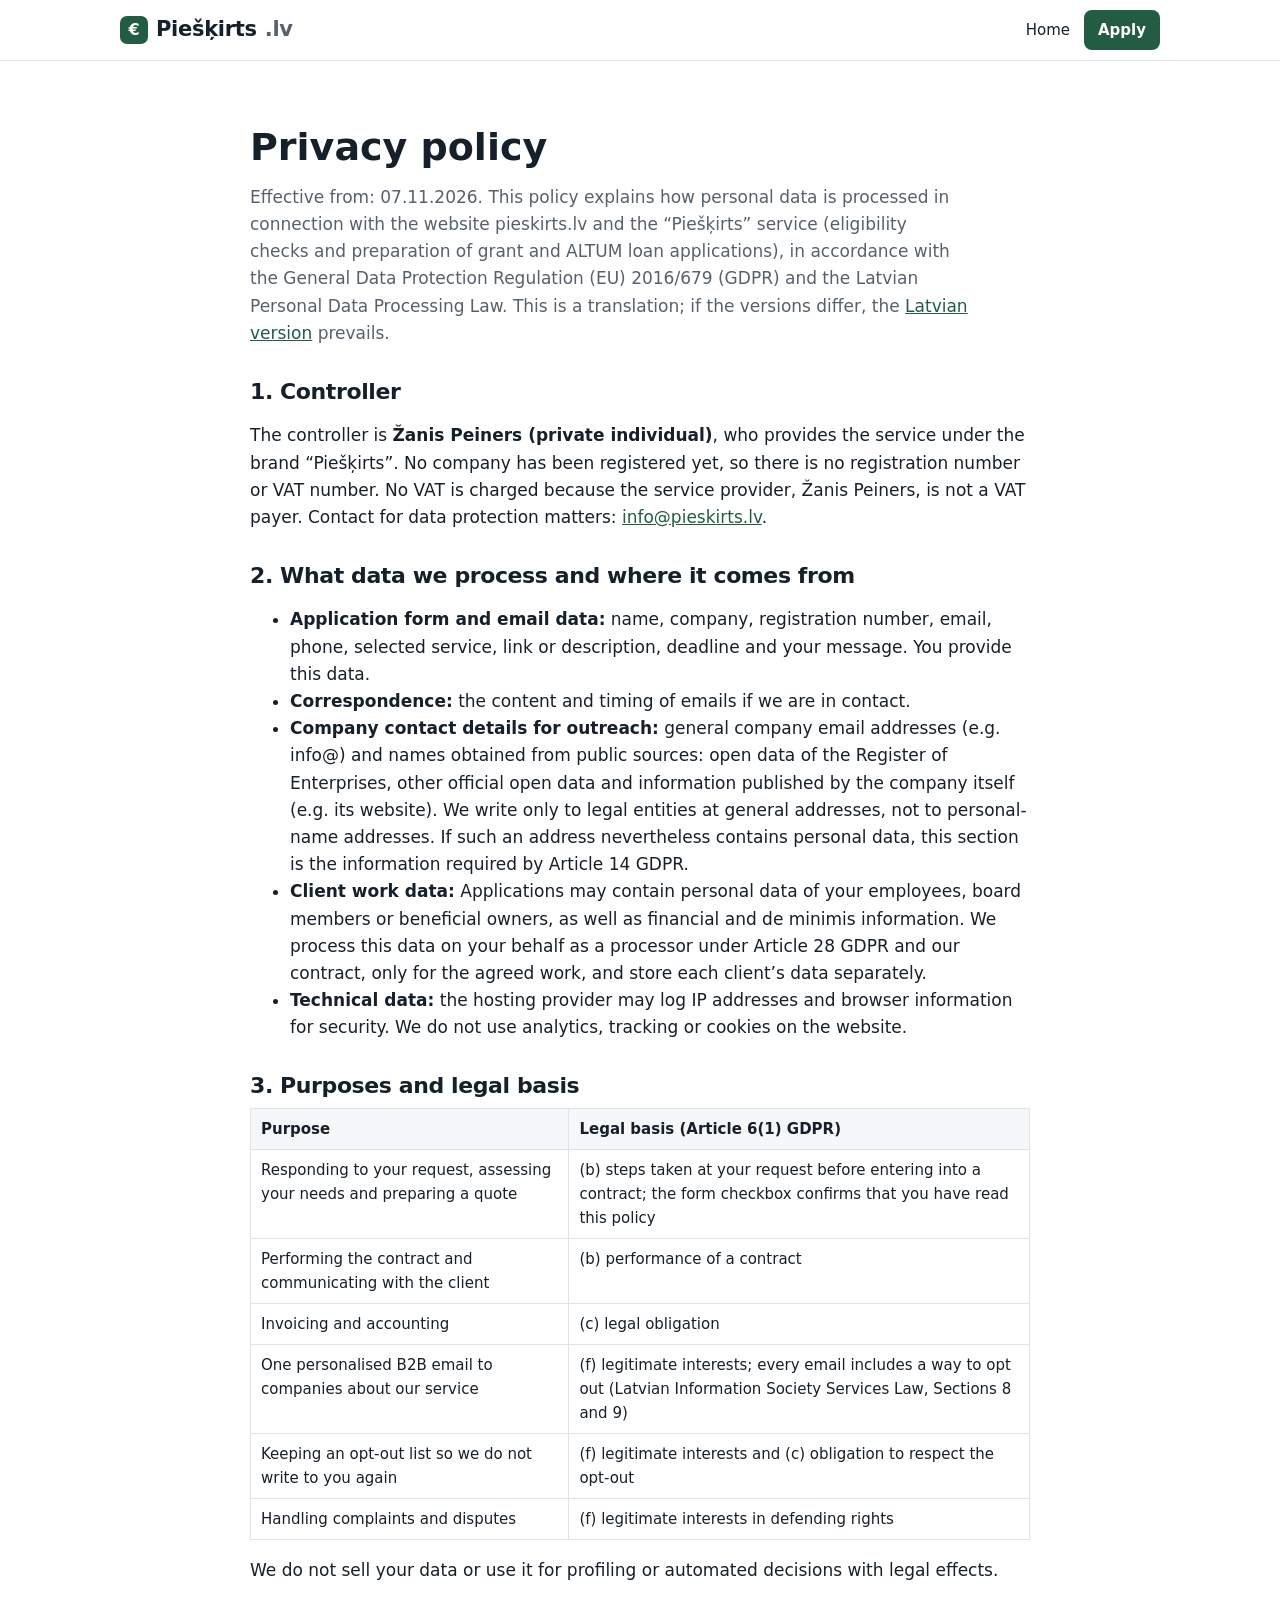
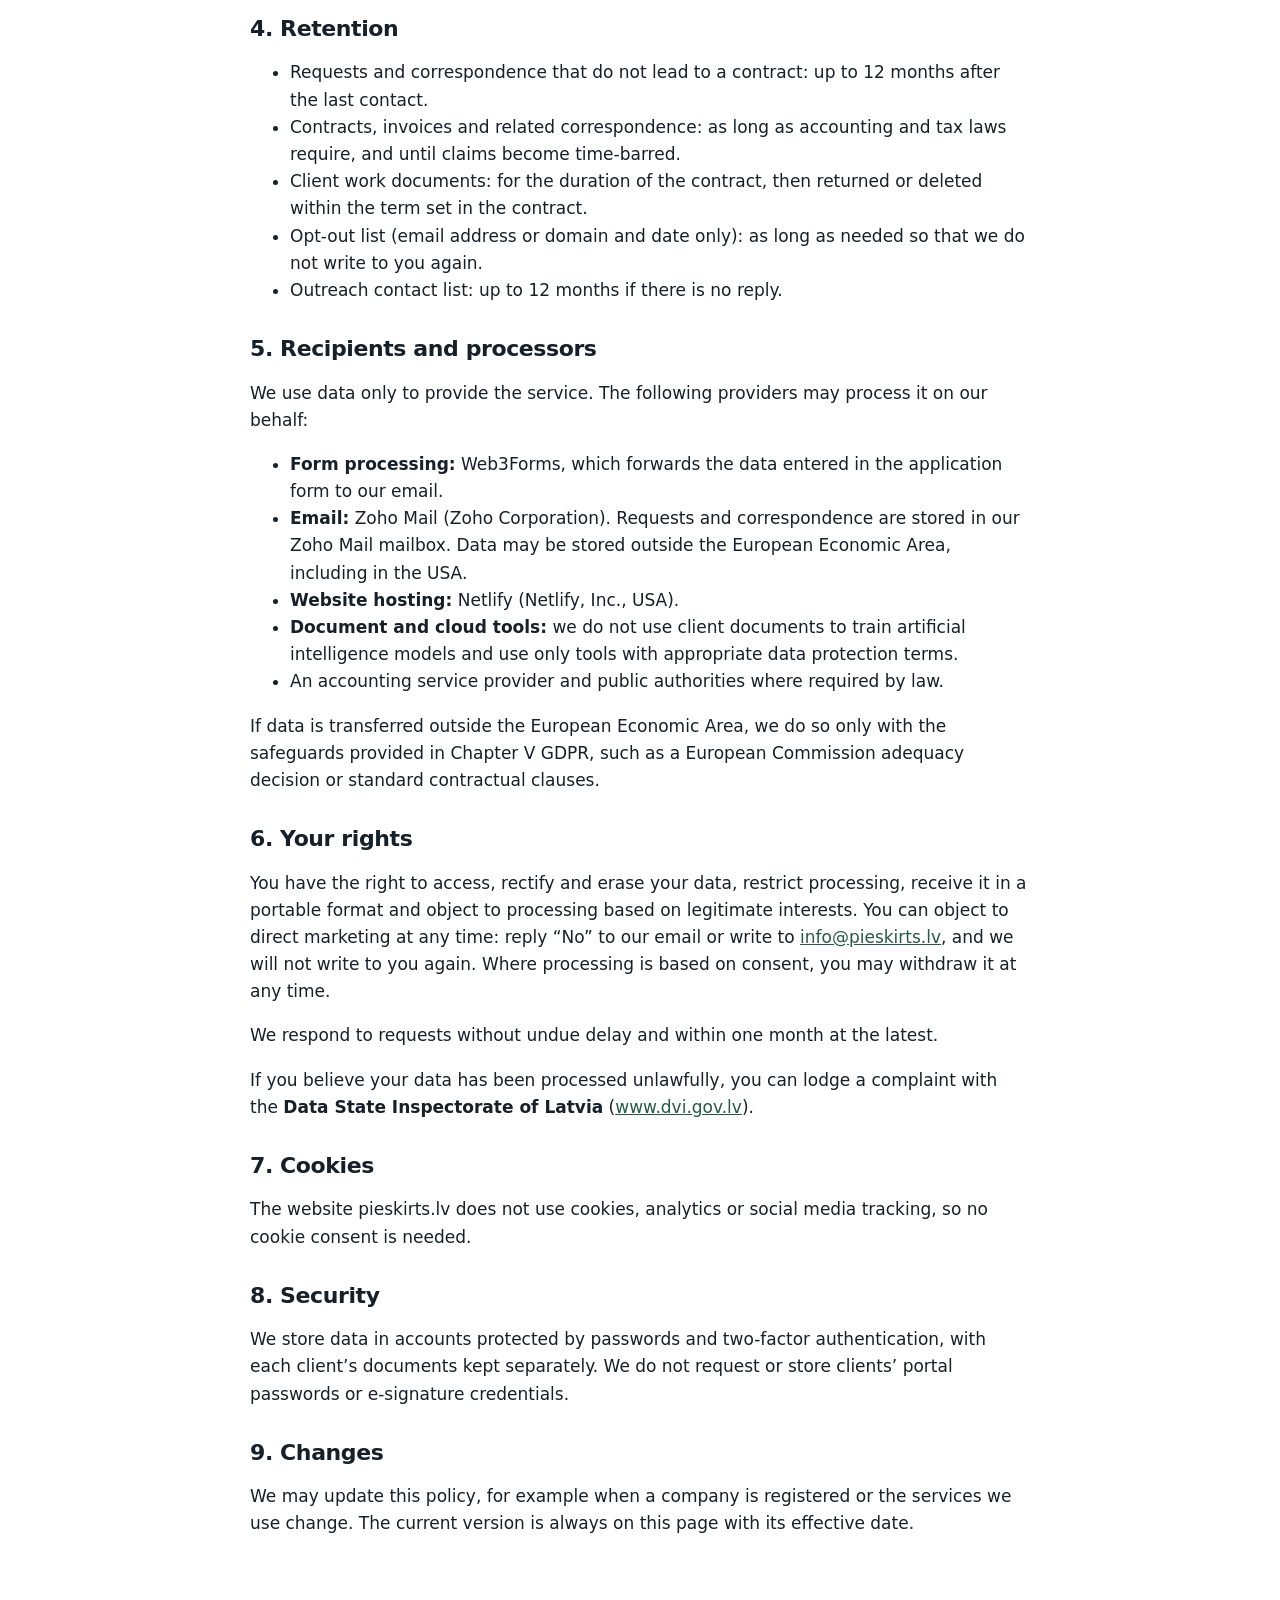
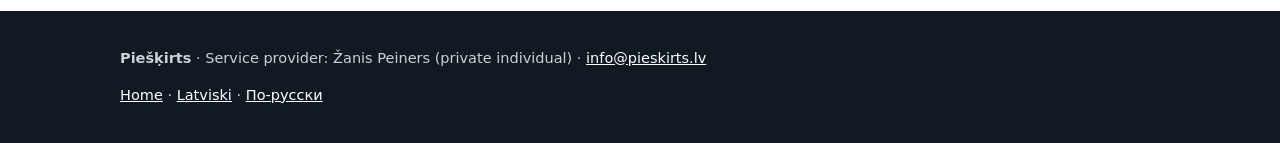
<file: privacy-en.html>
<!doctype html>
<html lang="en">
<head>
<meta charset="utf-8">
<meta name="viewport" content="width=device-width,initial-scale=1">
<title>Privacy policy: Piešķirts</title>
<link rel="icon" href="/favicon.svg" type="image/svg+xml">
<link rel="stylesheet" href="style.css">
<meta name="description" content="How Piešķirts processes personal data: controller, purposes, retention, processors and your rights.">
<meta name="referrer" content="strict-origin-when-cross-origin">
<link rel="canonical" href="https://pieskirts.lv/privacy-en.html">
<link rel="alternate" hreflang="lv" href="https://pieskirts.lv/privatuma-politika.html">
<link rel="alternate" hreflang="en" href="https://pieskirts.lv/privacy-en.html">
<link rel="alternate" hreflang="ru" href="https://pieskirts.lv/privacy-ru.html">
</head>
<body>
<a class="skip" href="#saturs">Skip to content</a>
<header class="top"><div class="wrap">
  <a class="logo" href="en.html"><span class="mark" aria-hidden="true">€</span>Piešķirts<span class="tld">.lv</span></a>
  <nav class="main" aria-label="Navigation"><a href="en.html">Home</a><a class="btn" href="en.html#pieteikums" style="padding:8px 14px;font-size:15px">Apply</a></nav>
</div></header>
<main id="saturs"><section><div class="wrap legal">
<h1>Privacy policy</h1>
<p class="sub">Effective from: 07.11.2026. This policy explains how personal data is processed in connection with the website pieskirts.lv and the “Piešķirts” service (eligibility checks and preparation of grant and ALTUM loan applications), in accordance with the General Data Protection Regulation (EU) 2016/679 (GDPR) and the Latvian Personal Data Processing Law. This is a translation; if the versions differ, the <a href="privatuma-politika.html" lang="lv">Latvian version</a> prevails.</p>

<h2>1. Controller</h2>
<p>The controller is <strong>Žanis Peiners (private individual)</strong>, who provides the service under the brand “Piešķirts”. No company has been registered yet, so there is no registration number or VAT number. No VAT is charged because the service provider, Žanis Peiners, is not a VAT payer. Contact for data protection matters: <a href="mailto:info@pieskirts.lv">info@pieskirts.lv</a>.</p>

<h2>2. What data we process and where it comes from</h2>
<ul>
  <li><strong>Application form and email data:</strong> name, company, registration number, email, phone, selected service, link or description, deadline and your message. You provide this data.</li>
  <li><strong>Correspondence:</strong> the content and timing of emails if we are in contact.</li>
  <li><strong>Company contact details for outreach:</strong> general company email addresses (e.g. info@) and names obtained from public sources: open data of the Register of Enterprises, other official open data and information published by the company itself (e.g. its website). We write only to legal entities at general addresses, not to personal-name addresses. If such an address nevertheless contains personal data, this section is the information required by Article 14 GDPR.</li>
  <li><strong>Client work data:</strong> Applications may contain personal data of your employees, board members or beneficial owners, as well as financial and de minimis information. We process this data on your behalf as a processor under Article 28 GDPR and our contract, only for the agreed work, and store each client’s data separately.</li>
  <li><strong>Technical data:</strong> the hosting provider may log IP addresses and browser information for security. We do not use analytics, tracking or cookies on the website.</li>
</ul>

<h2>3. Purposes and legal basis</h2>
<table>
  <thead><tr><th>Purpose</th><th>Legal basis (Article 6(1) GDPR)</th></tr></thead>
  <tbody>
    <tr><td>Responding to your request, assessing your needs and preparing a quote</td><td>(b) steps taken at your request before entering into a contract; the form checkbox confirms that you have read this policy</td></tr>
    <tr><td>Performing the contract and communicating with the client</td><td>(b) performance of a contract</td></tr>
    <tr><td>Invoicing and accounting</td><td>(c) legal obligation</td></tr>
    <tr><td>One personalised B2B email to companies about our service</td><td>(f) legitimate interests; every email includes a way to opt out (Latvian Information Society Services Law, Sections 8 and 9)</td></tr>
    <tr><td>Keeping an opt-out list so we do not write to you again</td><td>(f) legitimate interests and (c) obligation to respect the opt-out</td></tr>
    <tr><td>Handling complaints and disputes</td><td>(f) legitimate interests in defending rights</td></tr>
  </tbody>
</table>
<p>We do not sell your data or use it for profiling or automated decisions with legal effects.</p>

<h2>4. Retention</h2>
<ul>
  <li>Requests and correspondence that do not lead to a contract: up to 12 months after the last contact.</li>
  <li>Contracts, invoices and related correspondence: as long as accounting and tax laws require, and until claims become time-barred.</li>
  <li>Client work documents: for the duration of the contract, then returned or deleted within the term set in the contract.</li>
  <li>Opt-out list (email address or domain and date only): as long as needed so that we do not write to you again.</li>
  <li>Outreach contact list: up to 12 months if there is no reply.</li>
</ul>

<h2>5. Recipients and processors</h2>
<p>We use data only to provide the service. The following providers may process it on our behalf:</p>
<ul>
  <li><strong>Form processing:</strong> Web3Forms, which forwards the data entered in the application form to our email.</li>
  <li><strong>Email:</strong> Zoho Mail (Zoho Corporation). Requests and correspondence are stored in our Zoho Mail mailbox. Data may be stored outside the European Economic Area, including in the USA.</li>
  <li><strong>Website hosting:</strong> Netlify (Netlify, Inc., USA).</li>
  <li><strong>Document and cloud tools:</strong> we do not use client documents to train artificial intelligence models and use only tools with appropriate data protection terms.</li>
  <li>An accounting service provider and public authorities where required by law.</li>
</ul>
<p>If data is transferred outside the European Economic Area, we do so only with the safeguards provided in Chapter V GDPR, such as a European Commission adequacy decision or standard contractual clauses.</p>

<h2>6. Your rights</h2>
<p>You have the right to access, rectify and erase your data, restrict processing, receive it in a portable format and object to processing based on legitimate interests. You can object to direct marketing at any time: reply “No” to our email or write to <a href="mailto:info@pieskirts.lv">info@pieskirts.lv</a>, and we will not write to you again. Where processing is based on consent, you may withdraw it at any time.</p>
<p>We respond to requests without undue delay and within one month at the latest.</p>
<p>If you believe your data has been processed unlawfully, you can lodge a complaint with the <strong>Data State Inspectorate of Latvia</strong> (<a href="https://www.dvi.gov.lv">www.dvi.gov.lv</a>).</p>

<h2>7. Cookies</h2>
<p>The website pieskirts.lv does not use cookies, analytics or social media tracking, so no cookie consent is needed.</p>

<h2>8. Security</h2>
<p>We store data in accounts protected by passwords and two-factor authentication, with each client’s documents kept separately. We do not request or store clients’ portal passwords or e-signature credentials.</p>

<h2>9. Changes</h2>
<p>We may update this policy, for example when a company is registered or the services we use change. The current version is always on this page with its effective date.</p>
</div></section></main>
<footer><div class="wrap"><div><strong>Piešķirts</strong> · Service provider: Žanis Peiners (private individual) · <a href="mailto:info@pieskirts.lv">info@pieskirts.lv</a></div><div><a href="en.html">Home</a> · <a href="privatuma-politika.html" lang="lv">Latviski</a> · <a href="privacy-ru.html" lang="ru">По-русски</a></div></div></footer>
</body>
</html>
</file>
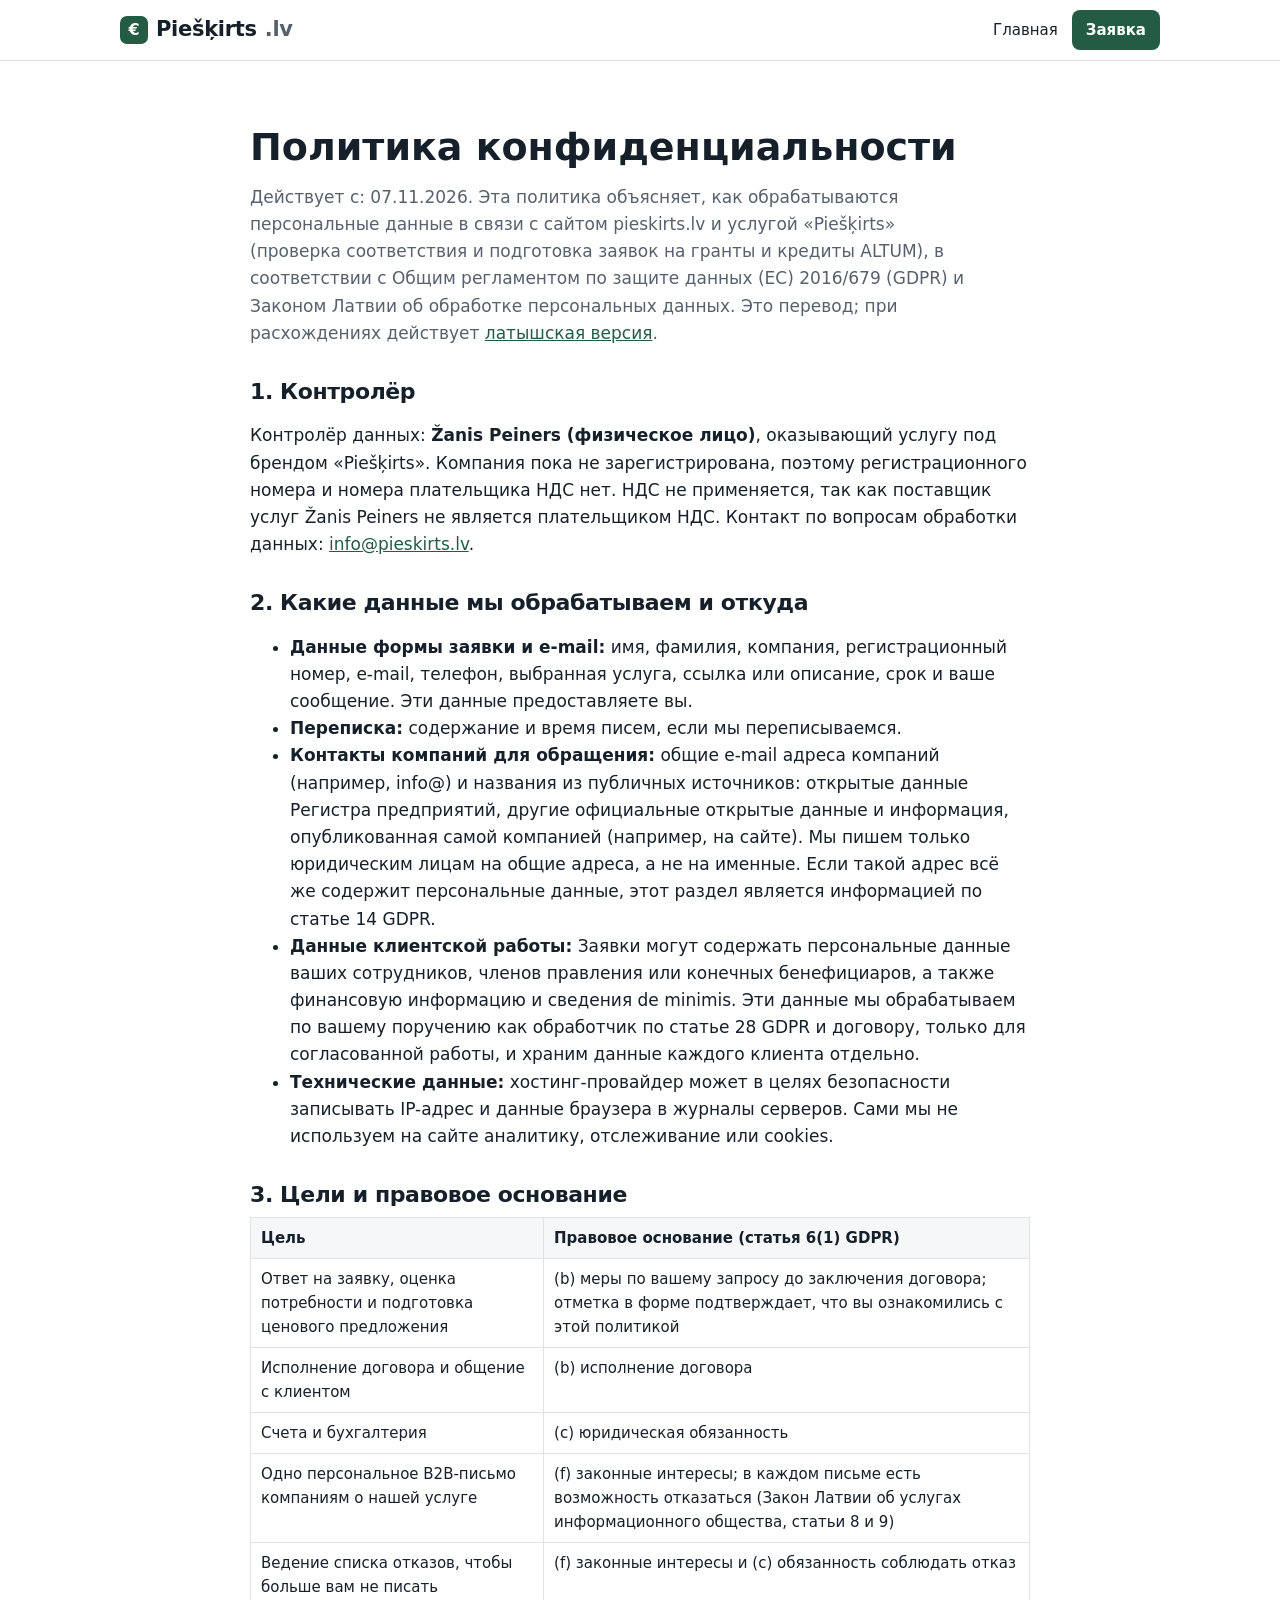
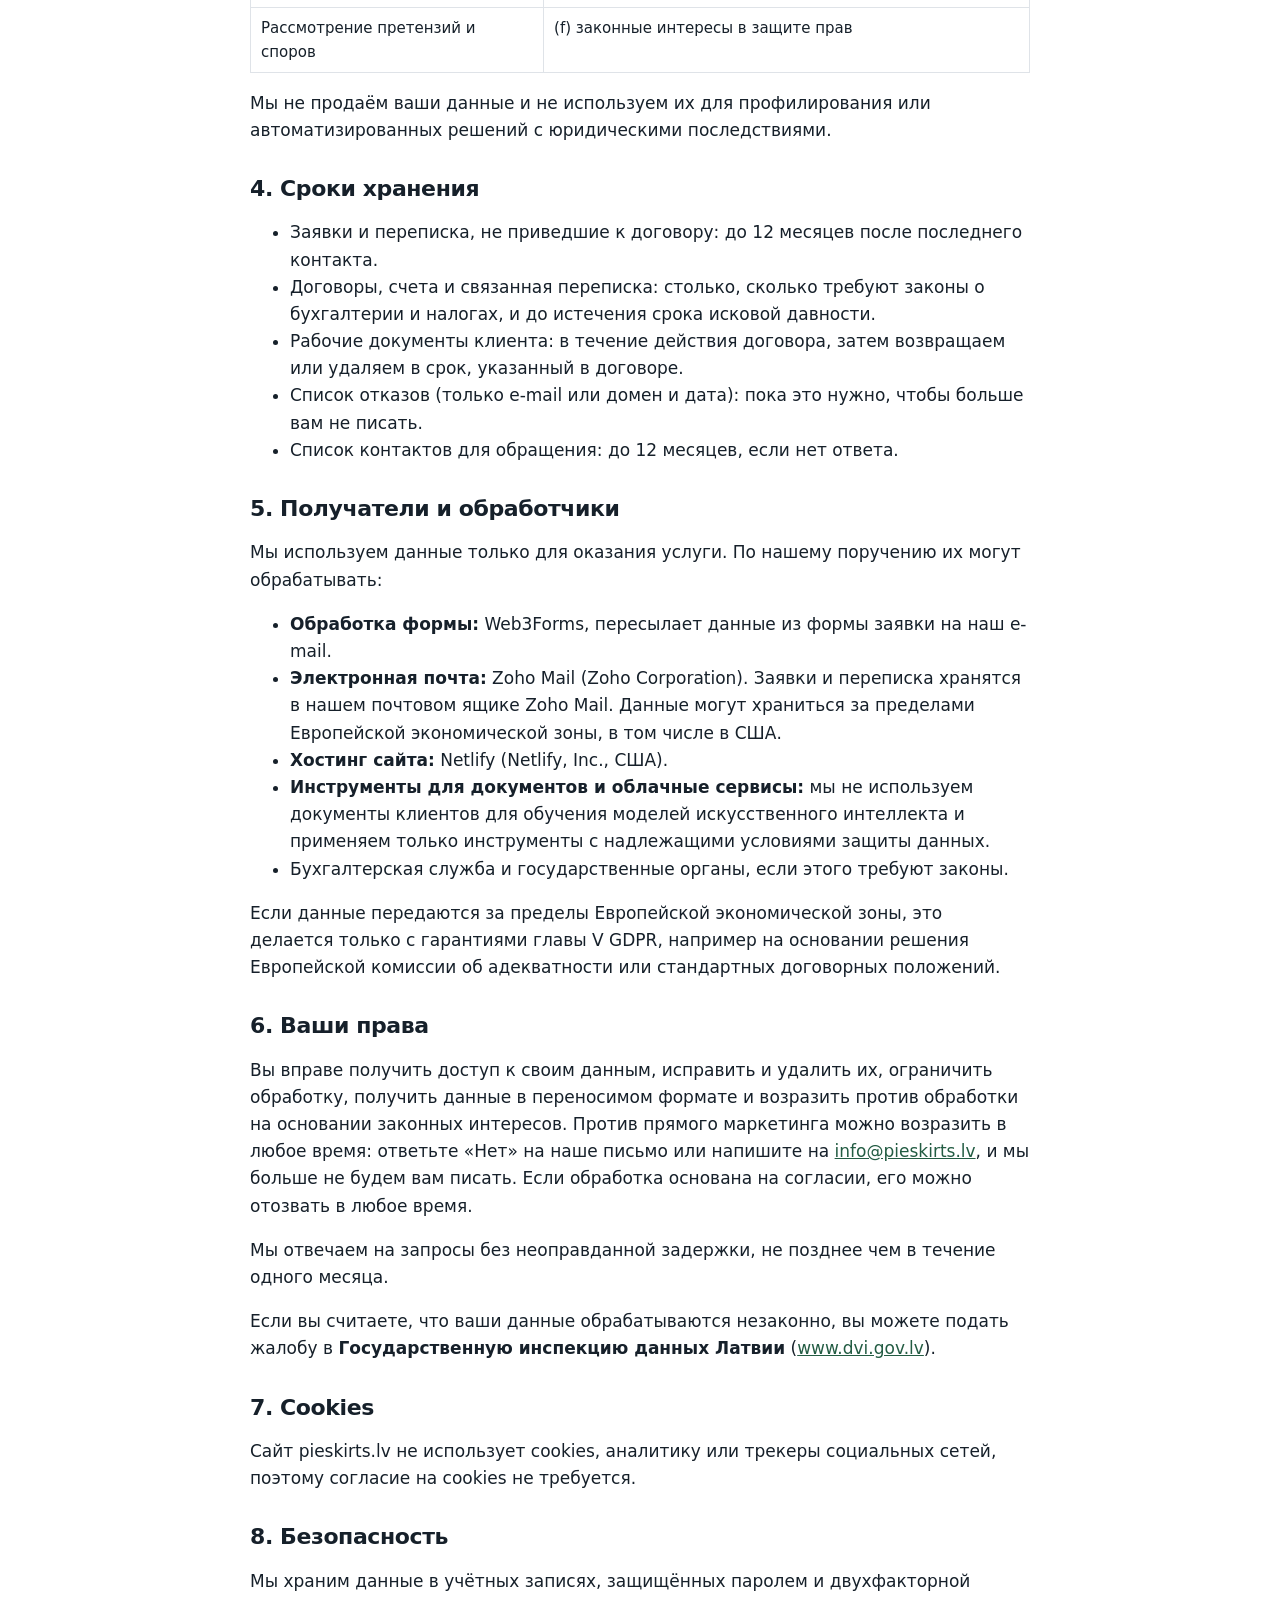
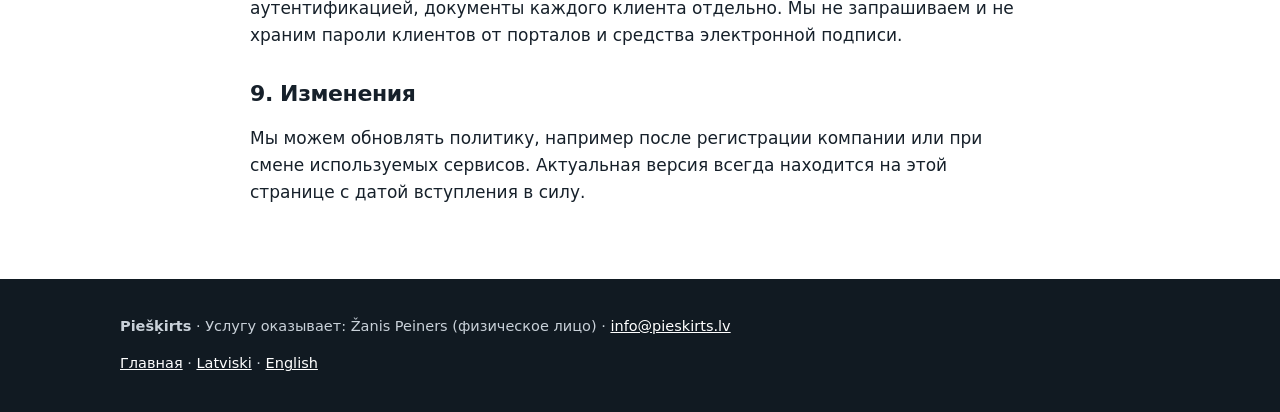
<file: privacy-ru.html>
<!doctype html>
<html lang="ru">
<head>
<meta charset="utf-8">
<meta name="viewport" content="width=device-width,initial-scale=1">
<title>Политика конфиденциальности: Piešķirts</title>
<link rel="icon" href="/favicon.svg" type="image/svg+xml">
<link rel="stylesheet" href="style.css">
<meta name="description" content="Как Piešķirts обрабатывает персональные данные: контролёр, цели, сроки хранения, обработчики и ваши права.">
<meta name="referrer" content="strict-origin-when-cross-origin">
<link rel="canonical" href="https://pieskirts.lv/privacy-ru.html">
<link rel="alternate" hreflang="lv" href="https://pieskirts.lv/privatuma-politika.html">
<link rel="alternate" hreflang="en" href="https://pieskirts.lv/privacy-en.html">
<link rel="alternate" hreflang="ru" href="https://pieskirts.lv/privacy-ru.html">
</head>
<body>
<a class="skip" href="#saturs">Перейти к содержанию</a>
<header class="top"><div class="wrap">
  <a class="logo" href="ru.html"><span class="mark" aria-hidden="true">€</span>Piešķirts<span class="tld">.lv</span></a>
  <nav class="main" aria-label="Навигация"><a href="ru.html">Главная</a><a class="btn" href="ru.html#pieteikums" style="padding:8px 14px;font-size:15px">Заявка</a></nav>
</div></header>
<main id="saturs"><section><div class="wrap legal">
<h1>Политика конфиденциальности</h1>
<p class="sub">Действует с: 07.11.2026. Эта политика объясняет, как обрабатываются персональные данные в связи с сайтом pieskirts.lv и услугой «Piešķirts» (проверка соответствия и подготовка заявок на гранты и кредиты ALTUM), в соответствии с Общим регламентом по защите данных (ЕС) 2016/679 (GDPR) и Законом Латвии об обработке персональных данных. Это перевод; при расхождениях действует <a href="privatuma-politika.html" lang="lv">латышская версия</a>.</p>

<h2>1. Контролёр</h2>
<p>Контролёр данных: <strong>Žanis Peiners (физическое лицо)</strong>, оказывающий услугу под брендом «Piešķirts». Компания пока не зарегистрирована, поэтому регистрационного номера и номера плательщика НДС нет. НДС не применяется, так как поставщик услуг Žanis Peiners не является плательщиком НДС. Контакт по вопросам обработки данных: <a href="mailto:info@pieskirts.lv">info@pieskirts.lv</a>.</p>

<h2>2. Какие данные мы обрабатываем и откуда</h2>
<ul>
  <li><strong>Данные формы заявки и e-mail:</strong> имя, фамилия, компания, регистрационный номер, e-mail, телефон, выбранная услуга, ссылка или описание, срок и ваше сообщение. Эти данные предоставляете вы.</li>
  <li><strong>Переписка:</strong> содержание и время писем, если мы переписываемся.</li>
  <li><strong>Контакты компаний для обращения:</strong> общие e-mail адреса компаний (например, info@) и названия из публичных источников: открытые данные Регистра предприятий, другие официальные открытые данные и информация, опубликованная самой компанией (например, на сайте). Мы пишем только юридическим лицам на общие адреса, а не на именные. Если такой адрес всё же содержит персональные данные, этот раздел является информацией по статье 14 GDPR.</li>
  <li><strong>Данные клиентской работы:</strong> Заявки могут содержать персональные данные ваших сотрудников, членов правления или конечных бенефициаров, а также финансовую информацию и сведения de minimis. Эти данные мы обрабатываем по вашему поручению как обработчик по статье 28 GDPR и договору, только для согласованной работы, и храним данные каждого клиента отдельно.</li>
  <li><strong>Технические данные:</strong> хостинг-провайдер может в целях безопасности записывать IP-адрес и данные браузера в журналы серверов. Сами мы не используем на сайте аналитику, отслеживание или cookies.</li>
</ul>

<h2>3. Цели и правовое основание</h2>
<table>
  <thead><tr><th>Цель</th><th>Правовое основание (статья 6(1) GDPR)</th></tr></thead>
  <tbody>
    <tr><td>Ответ на заявку, оценка потребности и подготовка ценового предложения</td><td>(b) меры по вашему запросу до заключения договора; отметка в форме подтверждает, что вы ознакомились с этой политикой</td></tr>
    <tr><td>Исполнение договора и общение с клиентом</td><td>(b) исполнение договора</td></tr>
    <tr><td>Счета и бухгалтерия</td><td>(c) юридическая обязанность</td></tr>
    <tr><td>Одно персональное B2B-письмо компаниям о нашей услуге</td><td>(f) законные интересы; в каждом письме есть возможность отказаться (Закон Латвии об услугах информационного общества, статьи 8 и 9)</td></tr>
    <tr><td>Ведение списка отказов, чтобы больше вам не писать</td><td>(f) законные интересы и (c) обязанность соблюдать отказ</td></tr>
    <tr><td>Рассмотрение претензий и споров</td><td>(f) законные интересы в защите прав</td></tr>
  </tbody>
</table>
<p>Мы не продаём ваши данные и не используем их для профилирования или автоматизированных решений с юридическими последствиями.</p>

<h2>4. Сроки хранения</h2>
<ul>
  <li>Заявки и переписка, не приведшие к договору: до 12 месяцев после последнего контакта.</li>
  <li>Договоры, счета и связанная переписка: столько, сколько требуют законы о бухгалтерии и налогах, и до истечения срока исковой давности.</li>
  <li>Рабочие документы клиента: в течение действия договора, затем возвращаем или удаляем в срок, указанный в договоре.</li>
  <li>Список отказов (только e-mail или домен и дата): пока это нужно, чтобы больше вам не писать.</li>
  <li>Список контактов для обращения: до 12 месяцев, если нет ответа.</li>
</ul>

<h2>5. Получатели и обработчики</h2>
<p>Мы используем данные только для оказания услуги. По нашему поручению их могут обрабатывать:</p>
<ul>
  <li><strong>Обработка формы:</strong> Web3Forms, пересылает данные из формы заявки на наш e-mail.</li>
  <li><strong>Электронная почта:</strong> Zoho Mail (Zoho Corporation). Заявки и переписка хранятся в нашем почтовом ящике Zoho Mail. Данные могут храниться за пределами Европейской экономической зоны, в том числе в США.</li>
  <li><strong>Хостинг сайта:</strong> Netlify (Netlify, Inc., США).</li>
  <li><strong>Инструменты для документов и облачные сервисы:</strong> мы не используем документы клиентов для обучения моделей искусственного интеллекта и применяем только инструменты с надлежащими условиями защиты данных.</li>
  <li>Бухгалтерская служба и государственные органы, если этого требуют законы.</li>
</ul>
<p>Если данные передаются за пределы Европейской экономической зоны, это делается только с гарантиями главы V GDPR, например на основании решения Европейской комиссии об адекватности или стандартных договорных положений.</p>

<h2>6. Ваши права</h2>
<p>Вы вправе получить доступ к своим данным, исправить и удалить их, ограничить обработку, получить данные в переносимом формате и возразить против обработки на основании законных интересов. Против прямого маркетинга можно возразить в любое время: ответьте «Нет» на наше письмо или напишите на <a href="mailto:info@pieskirts.lv">info@pieskirts.lv</a>, и мы больше не будем вам писать. Если обработка основана на согласии, его можно отозвать в любое время.</p>
<p>Мы отвечаем на запросы без неоправданной задержки, не позднее чем в течение одного месяца.</p>
<p>Если вы считаете, что ваши данные обрабатываются незаконно, вы можете подать жалобу в <strong>Государственную инспекцию данных Латвии</strong> (<a href="https://www.dvi.gov.lv">www.dvi.gov.lv</a>).</p>

<h2>7. Cookies</h2>
<p>Сайт pieskirts.lv не использует cookies, аналитику или трекеры социальных сетей, поэтому согласие на cookies не требуется.</p>

<h2>8. Безопасность</h2>
<p>Мы храним данные в учётных записях, защищённых паролем и двухфакторной аутентификацией, документы каждого клиента отдельно. Мы не запрашиваем и не храним пароли клиентов от порталов и средства электронной подписи.</p>

<h2>9. Изменения</h2>
<p>Мы можем обновлять политику, например после регистрации компании или при смене используемых сервисов. Актуальная версия всегда находится на этой странице с датой вступления в силу.</p>
</div></section></main>
<footer><div class="wrap"><div><strong>Piešķirts</strong> · Услугу оказывает: Žanis Peiners (физическое лицо) · <a href="mailto:info@pieskirts.lv">info@pieskirts.lv</a></div><div><a href="ru.html">Главная</a> · <a href="privatuma-politika.html" lang="lv">Latviski</a> · <a href="privacy-en.html" lang="en">English</a></div></div></footer>
</body>
</html>
</file>
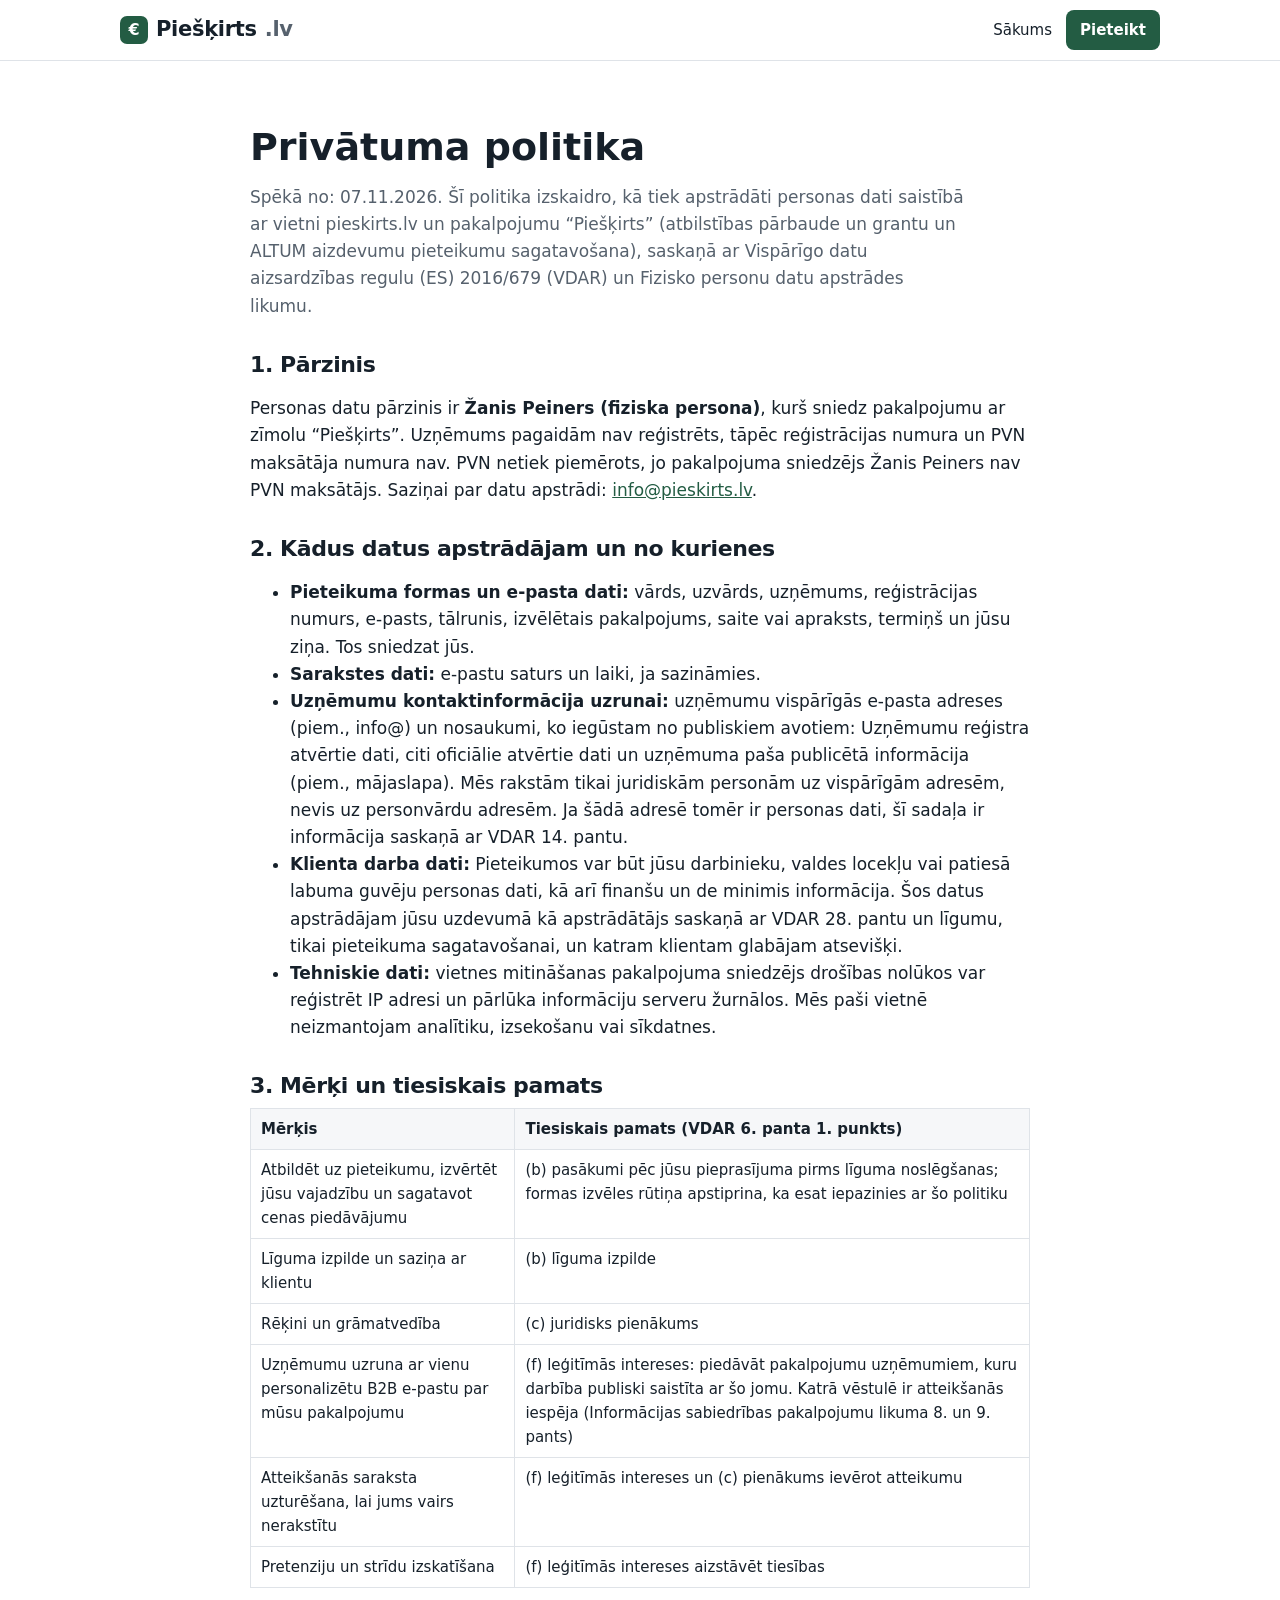
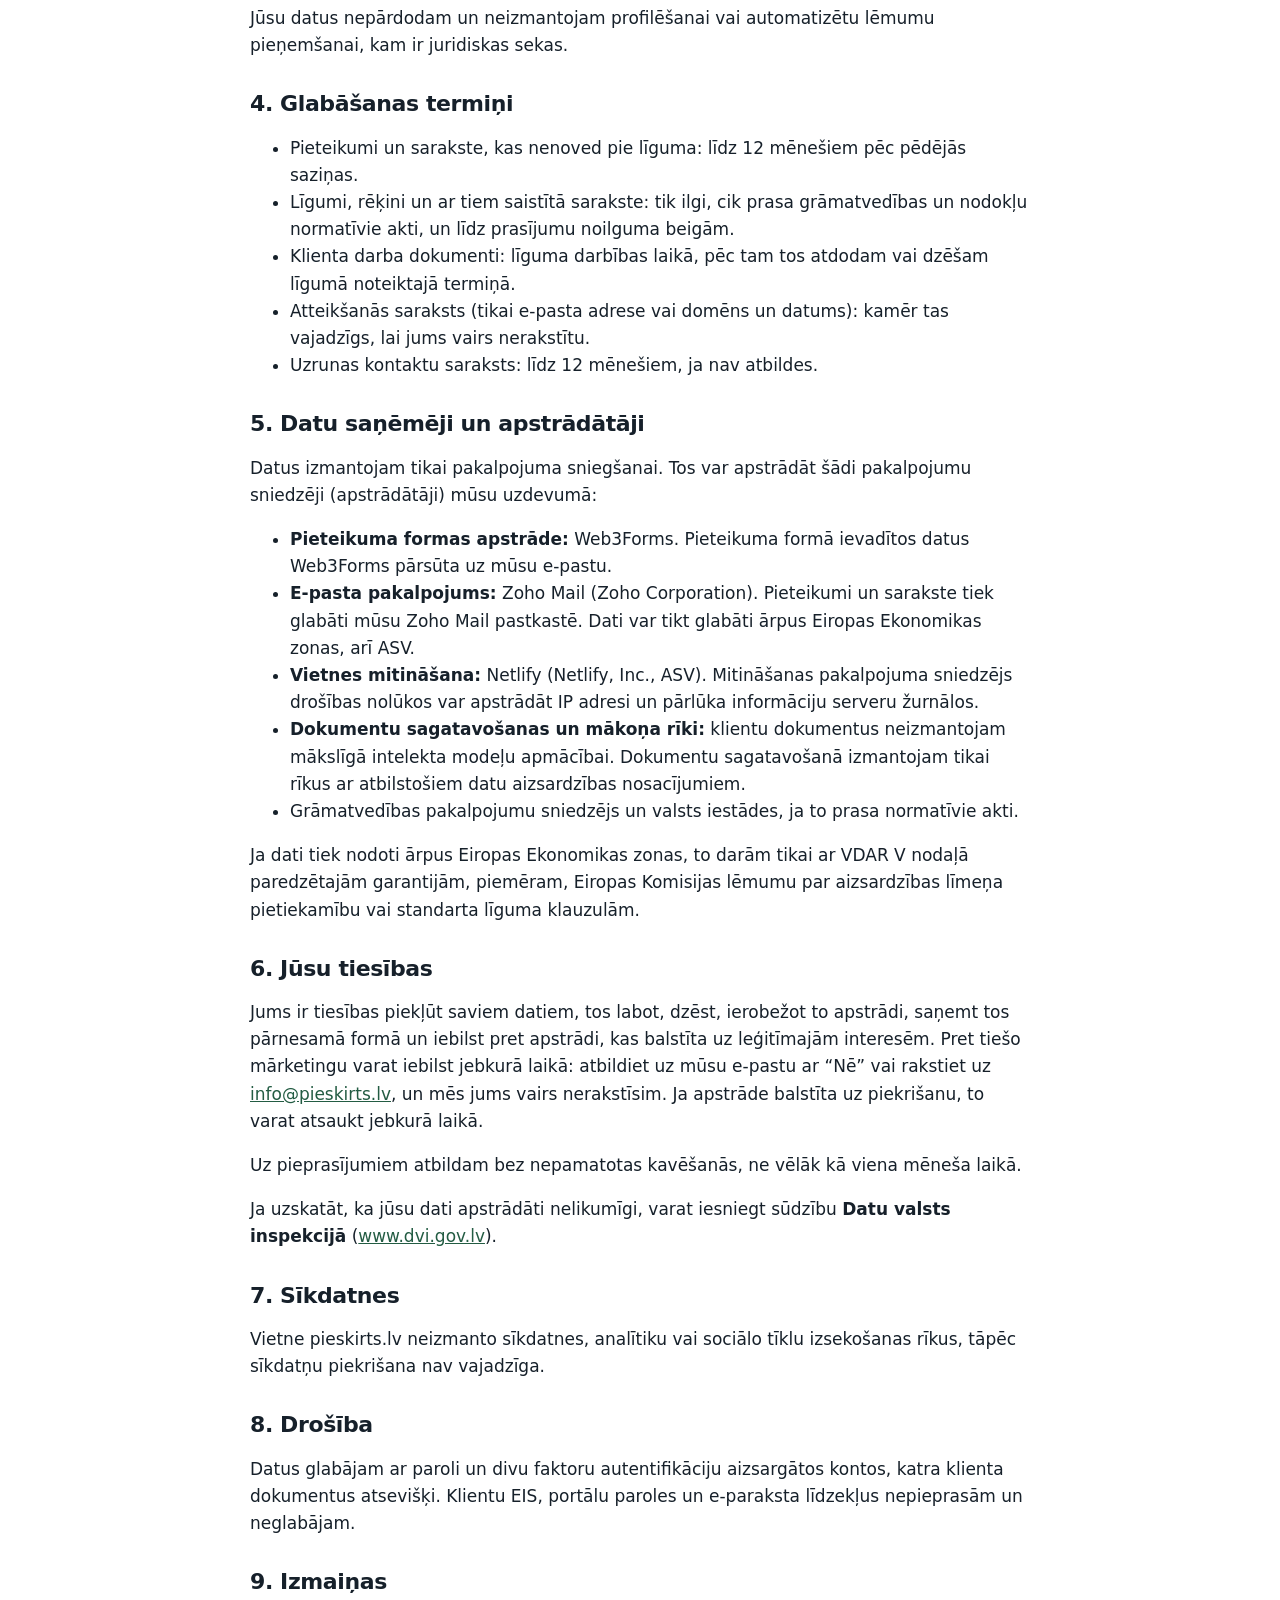
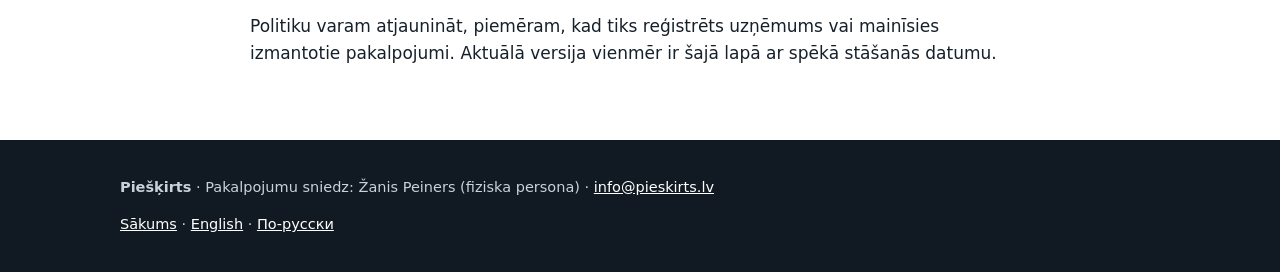
<file: privatuma-politika.html>
<!doctype html>
<html lang="lv">
<head>
<meta charset="utf-8">
<meta name="viewport" content="width=device-width,initial-scale=1">
<title>Privātuma politika: Piešķirts</title>
<link rel="icon" href="/favicon.svg" type="image/svg+xml">
<link rel="stylesheet" href="style.css">
<meta name="description" content="Kā Piešķirts apstrādā personas datus: pārzinis, mērķi, glabāšanas termiņi, apstrādātāji un jūsu tiesības.">
<meta name="referrer" content="strict-origin-when-cross-origin">
<link rel="canonical" href="https://pieskirts.lv/privatuma-politika.html">
<link rel="alternate" hreflang="lv" href="https://pieskirts.lv/privatuma-politika.html">
<link rel="alternate" hreflang="en" href="https://pieskirts.lv/privacy-en.html">
<link rel="alternate" hreflang="ru" href="https://pieskirts.lv/privacy-ru.html">
</head>
<body>
<a class="skip" href="#saturs">Pāriet uz saturu</a>
<header class="top"><div class="wrap">
  <a class="logo" href="index.html"><span class="mark" aria-hidden="true">€</span>Piešķirts<span class="tld">.lv</span></a>
  <nav class="main" aria-label="Navigācija"><a href="index.html">Sākums</a><a class="btn" href="index.html#pieteikums" style="padding:8px 14px;font-size:15px">Pieteikt</a></nav>
</div></header>
<main id="saturs"><section><div class="wrap legal">
<h1>Privātuma politika</h1>
<p class="sub">Spēkā no: 07.11.2026. Šī politika izskaidro, kā tiek apstrādāti personas dati saistībā ar vietni pieskirts.lv un pakalpojumu “Piešķirts” (atbilstības pārbaude un grantu un ALTUM aizdevumu pieteikumu sagatavošana), saskaņā ar Vispārīgo datu aizsardzības regulu (ES) 2016/679 (VDAR) un Fizisko personu datu apstrādes likumu.</p>

<h2>1. Pārzinis</h2>
<p>Personas datu pārzinis ir <strong>Žanis Peiners (fiziska persona)</strong>, kurš sniedz pakalpojumu ar zīmolu “Piešķirts”. Uzņēmums pagaidām nav reģistrēts, tāpēc reģistrācijas numura un PVN maksātāja numura nav. PVN netiek piemērots, jo pakalpojuma sniedzējs Žanis Peiners nav PVN maksātājs. Saziņai par datu apstrādi: <a href="mailto:info@pieskirts.lv">info@pieskirts.lv</a>.</p>

<h2>2. Kādus datus apstrādājam un no kurienes</h2>
<ul>
  <li><strong>Pieteikuma formas un e-pasta dati:</strong> vārds, uzvārds, uzņēmums, reģistrācijas numurs, e-pasts, tālrunis, izvēlētais pakalpojums, saite vai apraksts, termiņš un jūsu ziņa. Tos sniedzat jūs.</li>
  <li><strong>Sarakstes dati:</strong> e-pastu saturs un laiki, ja sazināmies.</li>
  <li><strong>Uzņēmumu kontaktinformācija uzrunai:</strong> uzņēmumu vispārīgās e-pasta adreses (piem., info@) un nosaukumi, ko iegūstam no publiskiem avotiem: Uzņēmumu reģistra atvērtie dati, citi oficiālie atvērtie dati un uzņēmuma paša publicētā informācija (piem., mājaslapa). Mēs rakstām tikai juridiskām personām uz vispārīgām adresēm, nevis uz personvārdu adresēm. Ja šādā adresē tomēr ir personas dati, šī sadaļa ir informācija saskaņā ar VDAR 14. pantu.</li>
  <li><strong>Klienta darba dati:</strong> Pieteikumos var būt jūsu darbinieku, valdes locekļu vai patiesā labuma guvēju personas dati, kā arī finanšu un de minimis informācija. Šos datus apstrādājam jūsu uzdevumā kā apstrādātājs saskaņā ar VDAR 28. pantu un līgumu, tikai pieteikuma sagatavošanai, un katram klientam glabājam atsevišķi.</li>
  <li><strong>Tehniskie dati:</strong> vietnes mitināšanas pakalpojuma sniedzējs drošības nolūkos var reģistrēt IP adresi un pārlūka informāciju serveru žurnālos. Mēs paši vietnē neizmantojam analītiku, izsekošanu vai sīkdatnes.</li>
</ul>

<h2>3. Mērķi un tiesiskais pamats</h2>
<table>
  <thead><tr><th>Mērķis</th><th>Tiesiskais pamats (VDAR 6. panta 1. punkts)</th></tr></thead>
  <tbody>
    <tr><td>Atbildēt uz pieteikumu, izvērtēt jūsu vajadzību un sagatavot cenas piedāvājumu</td><td>(b) pasākumi pēc jūsu pieprasījuma pirms līguma noslēgšanas; formas izvēles rūtiņa apstiprina, ka esat iepazinies ar šo politiku</td></tr>
    <tr><td>Līguma izpilde un saziņa ar klientu</td><td>(b) līguma izpilde</td></tr>
    <tr><td>Rēķini un grāmatvedība</td><td>(c) juridisks pienākums</td></tr>
    <tr><td>Uzņēmumu uzruna ar vienu personalizētu B2B e-pastu par mūsu pakalpojumu</td><td>(f) leģitīmās intereses: piedāvāt pakalpojumu uzņēmumiem, kuru darbība publiski saistīta ar šo jomu. Katrā vēstulē ir atteikšanās iespēja (Informācijas sabiedrības pakalpojumu likuma 8. un 9. pants)</td></tr>
    <tr><td>Atteikšanās saraksta uzturēšana, lai jums vairs nerakstītu</td><td>(f) leģitīmās intereses un (c) pienākums ievērot atteikumu</td></tr>
    <tr><td>Pretenziju un strīdu izskatīšana</td><td>(f) leģitīmās intereses aizstāvēt tiesības</td></tr>
  </tbody>
</table>
<p>Jūsu datus nepārdodam un neizmantojam profilēšanai vai automatizētu lēmumu pieņemšanai, kam ir juridiskas sekas.</p>

<h2>4. Glabāšanas termiņi</h2>
<ul>
  <li>Pieteikumi un sarakste, kas nenoved pie līguma: līdz 12 mēnešiem pēc pēdējās saziņas.</li>
  <li>Līgumi, rēķini un ar tiem saistītā sarakste: tik ilgi, cik prasa grāmatvedības un nodokļu normatīvie akti, un līdz prasījumu noilguma beigām.</li>
  <li>Klienta darba dokumenti: līguma darbības laikā, pēc tam tos atdodam vai dzēšam līgumā noteiktajā termiņā.</li>
  <li>Atteikšanās saraksts (tikai e-pasta adrese vai domēns un datums): kamēr tas vajadzīgs, lai jums vairs nerakstītu.</li>
  <li>Uzrunas kontaktu saraksts: līdz 12 mēnešiem, ja nav atbildes.</li>
</ul>

<h2>5. Datu saņēmēji un apstrādātāji</h2>
<p>Datus izmantojam tikai pakalpojuma sniegšanai. Tos var apstrādāt šādi pakalpojumu sniedzēji (apstrādātāji) mūsu uzdevumā:</p>
<ul>
  <li><strong>Pieteikuma formas apstrāde:</strong> Web3Forms. Pieteikuma formā ievadītos datus Web3Forms pārsūta uz mūsu e-pastu.</li>
  <li><strong>E-pasta pakalpojums:</strong> Zoho Mail (Zoho Corporation). Pieteikumi un sarakste tiek glabāti mūsu Zoho Mail pastkastē. Dati var tikt glabāti ārpus Eiropas Ekonomikas zonas, arī ASV.</li>
  <li><strong>Vietnes mitināšana:</strong> Netlify (Netlify, Inc., ASV). Mitināšanas pakalpojuma sniedzējs drošības nolūkos var apstrādāt IP adresi un pārlūka informāciju serveru žurnālos.</li>
  <li><strong>Dokumentu sagatavošanas un mākoņa rīki:</strong> klientu dokumentus neizmantojam mākslīgā intelekta modeļu apmācībai. Dokumentu sagatavošanā izmantojam tikai rīkus ar atbilstošiem datu aizsardzības nosacījumiem.</li>
  <li>Grāmatvedības pakalpojumu sniedzējs un valsts iestādes, ja to prasa normatīvie akti.</li>
</ul>
<p>Ja dati tiek nodoti ārpus Eiropas Ekonomikas zonas, to darām tikai ar VDAR V nodaļā paredzētajām garantijām, piemēram, Eiropas Komisijas lēmumu par aizsardzības līmeņa pietiekamību vai standarta līguma klauzulām.</p>

<h2>6. Jūsu tiesības</h2>
<p>Jums ir tiesības piekļūt saviem datiem, tos labot, dzēst, ierobežot to apstrādi, saņemt tos pārnesamā formā un iebilst pret apstrādi, kas balstīta uz leģitīmajām interesēm. Pret tiešo mārketingu varat iebilst jebkurā laikā: atbildiet uz mūsu e-pastu ar “Nē” vai rakstiet uz <a href="mailto:info@pieskirts.lv">info@pieskirts.lv</a>, un mēs jums vairs nerakstīsim. Ja apstrāde balstīta uz piekrišanu, to varat atsaukt jebkurā laikā.</p>
<p>Uz pieprasījumiem atbildam bez nepamatotas kavēšanās, ne vēlāk kā viena mēneša laikā.</p>
<p>Ja uzskatāt, ka jūsu dati apstrādāti nelikumīgi, varat iesniegt sūdzību <strong>Datu valsts inspekcijā</strong> (<a href="https://www.dvi.gov.lv">www.dvi.gov.lv</a>).</p>

<h2>7. Sīkdatnes</h2>
<p>Vietne pieskirts.lv neizmanto sīkdatnes, analītiku vai sociālo tīklu izsekošanas rīkus, tāpēc sīkdatņu piekrišana nav vajadzīga.</p>

<h2>8. Drošība</h2>
<p>Datus glabājam ar paroli un divu faktoru autentifikāciju aizsargātos kontos, katra klienta dokumentus atsevišķi. Klientu EIS, portālu paroles un e-paraksta līdzekļus nepieprasām un neglabājam.</p>

<h2>9. Izmaiņas</h2>
<p>Politiku varam atjaunināt, piemēram, kad tiks reģistrēts uzņēmums vai mainīsies izmantotie pakalpojumi. Aktuālā versija vienmēr ir šajā lapā ar spēkā stāšanās datumu.</p>
</div></section></main>
<footer><div class="wrap"><div><strong>Piešķirts</strong> · Pakalpojumu sniedz: Žanis Peiners (fiziska persona) · <a href="mailto:info@pieskirts.lv">info@pieskirts.lv</a></div><div><a href="index.html">Sākums</a> · <a href="privacy-en.html" lang="en">English</a> · <a href="privacy-ru.html" lang="ru">По-русски</a></div></div></footer>
</body>
</html>
</file>
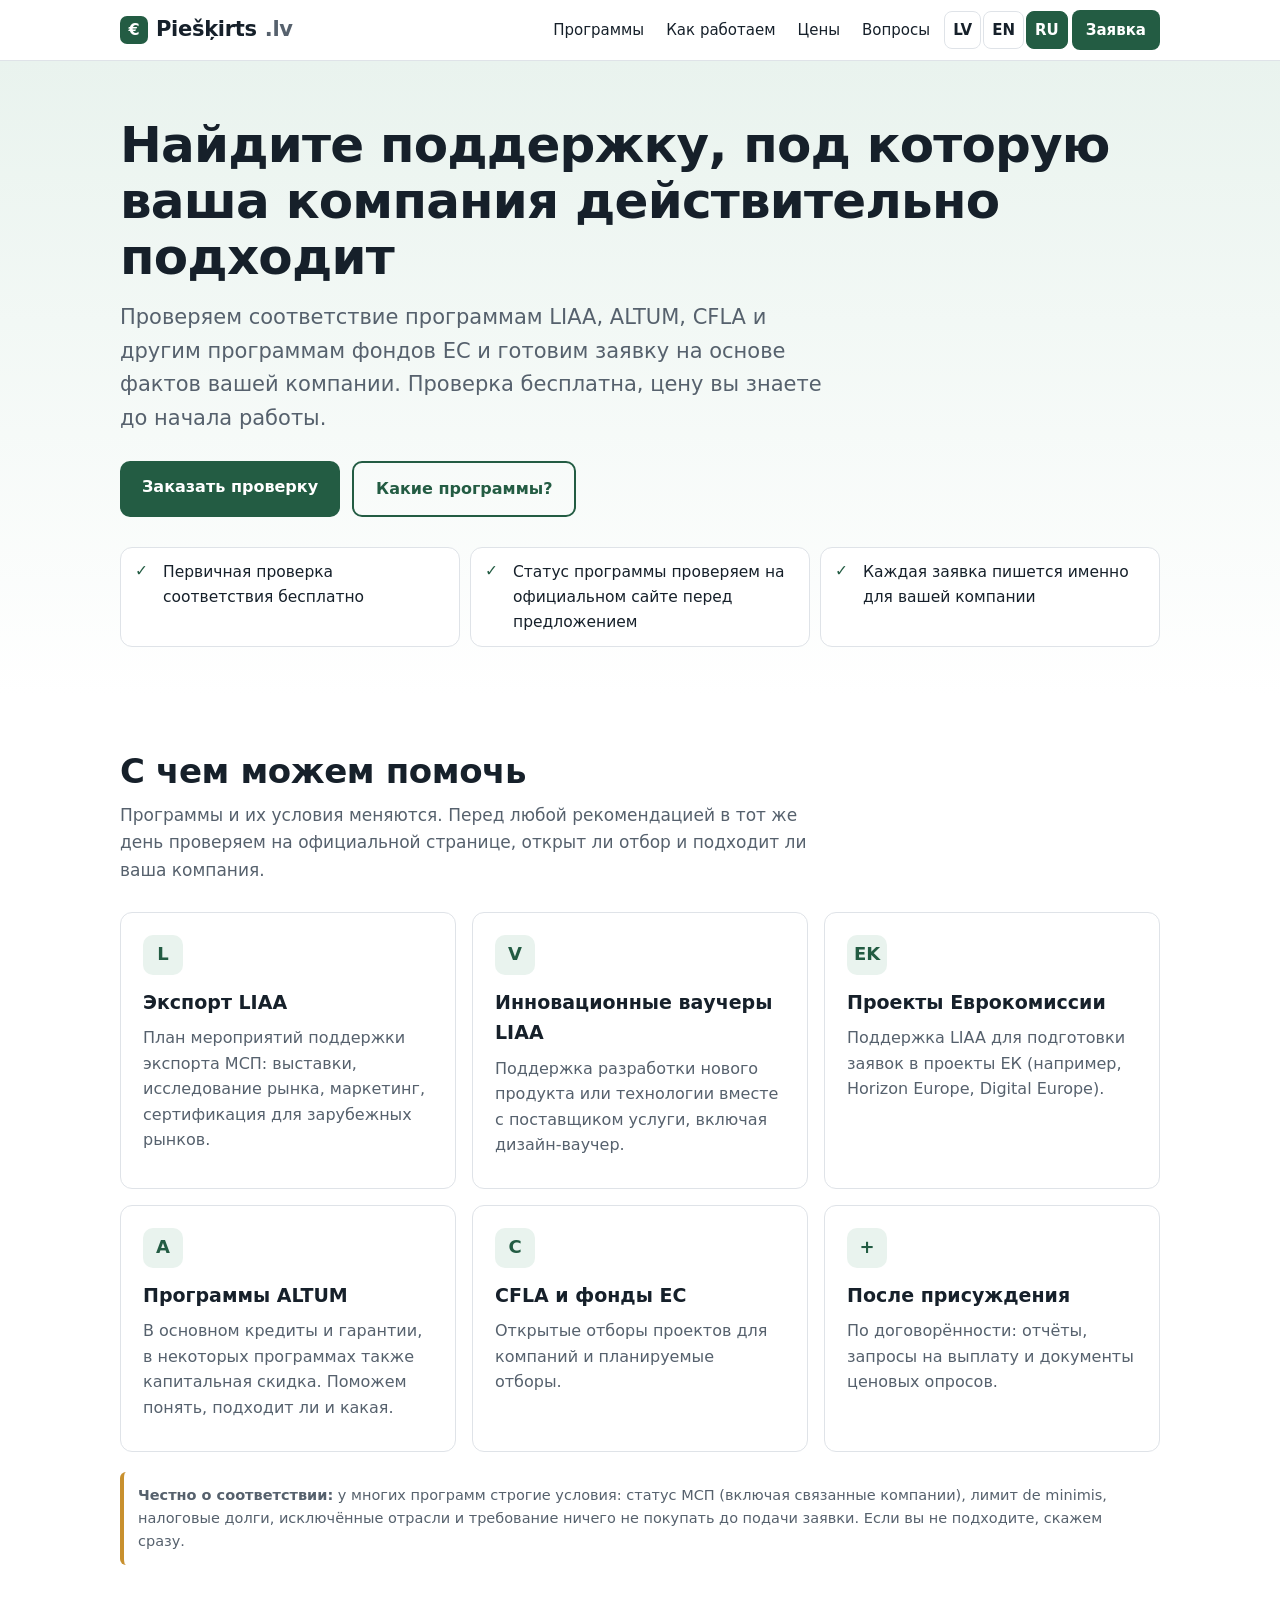
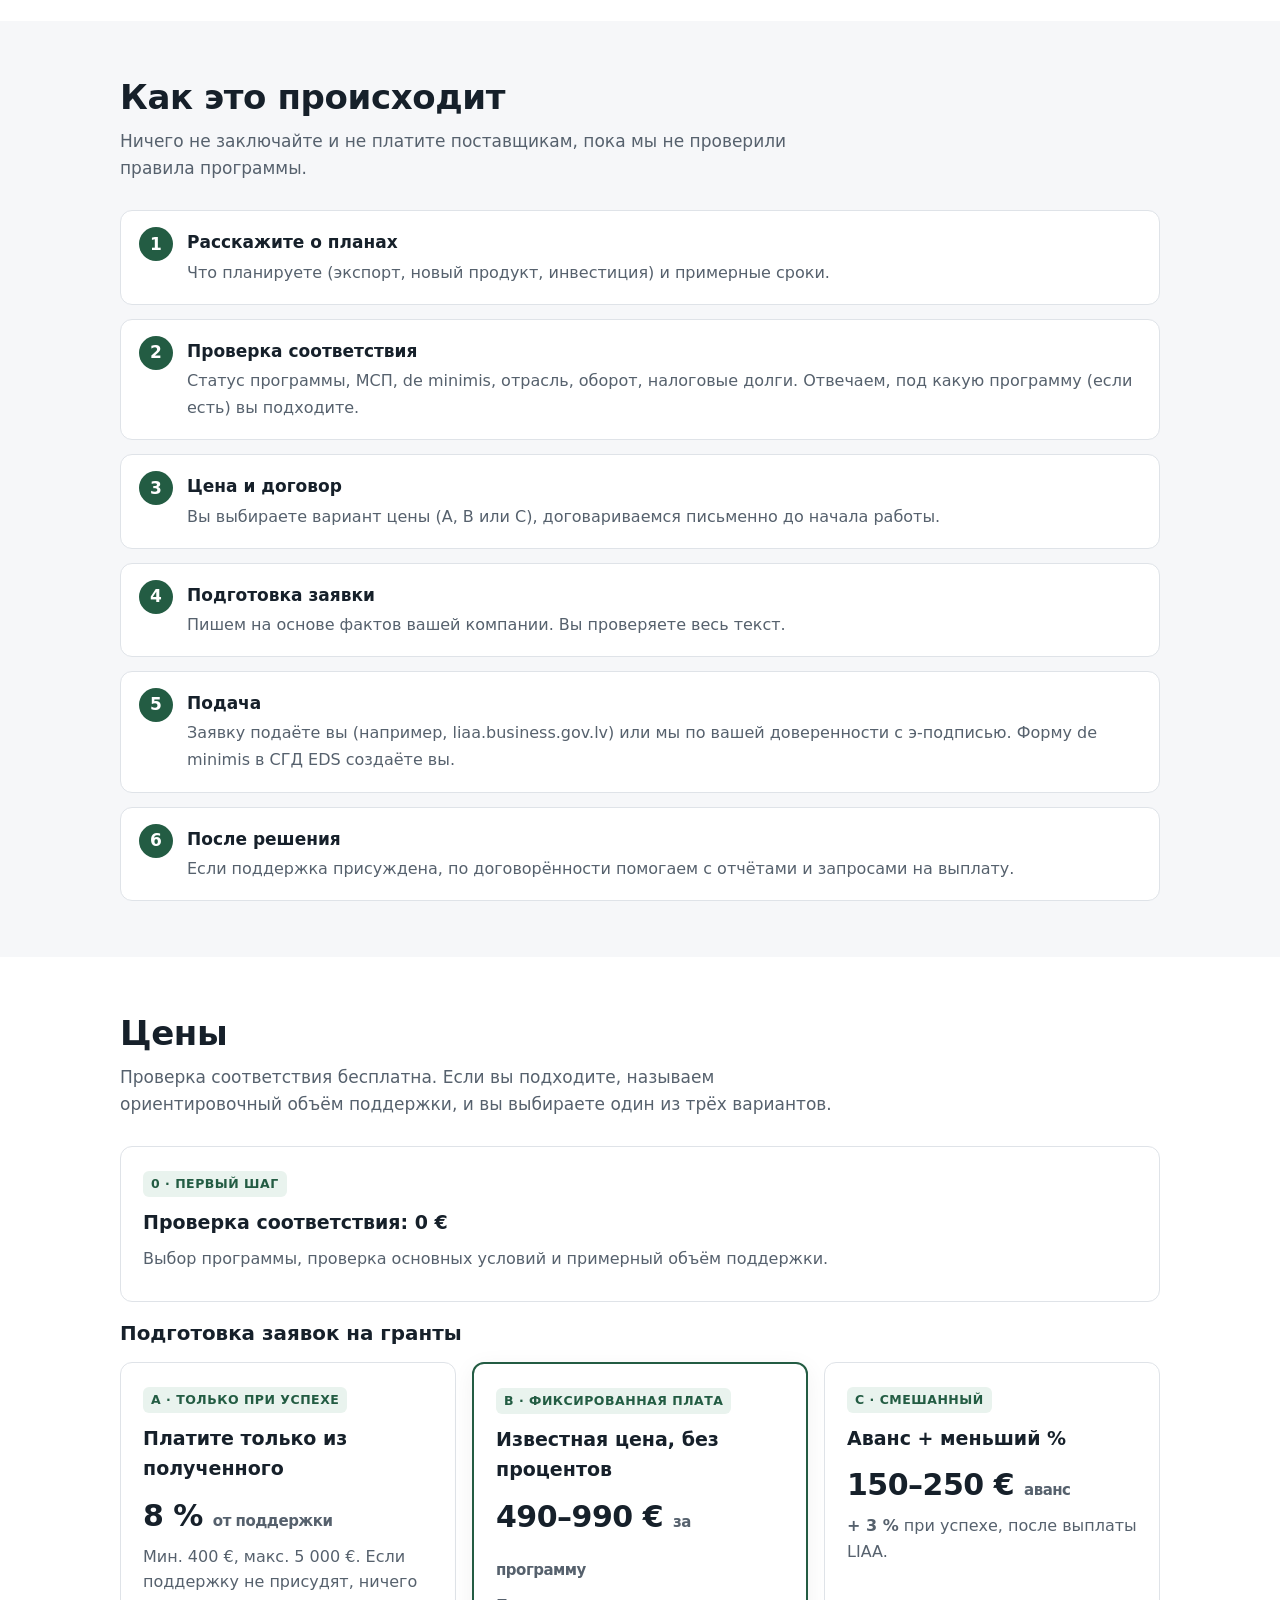
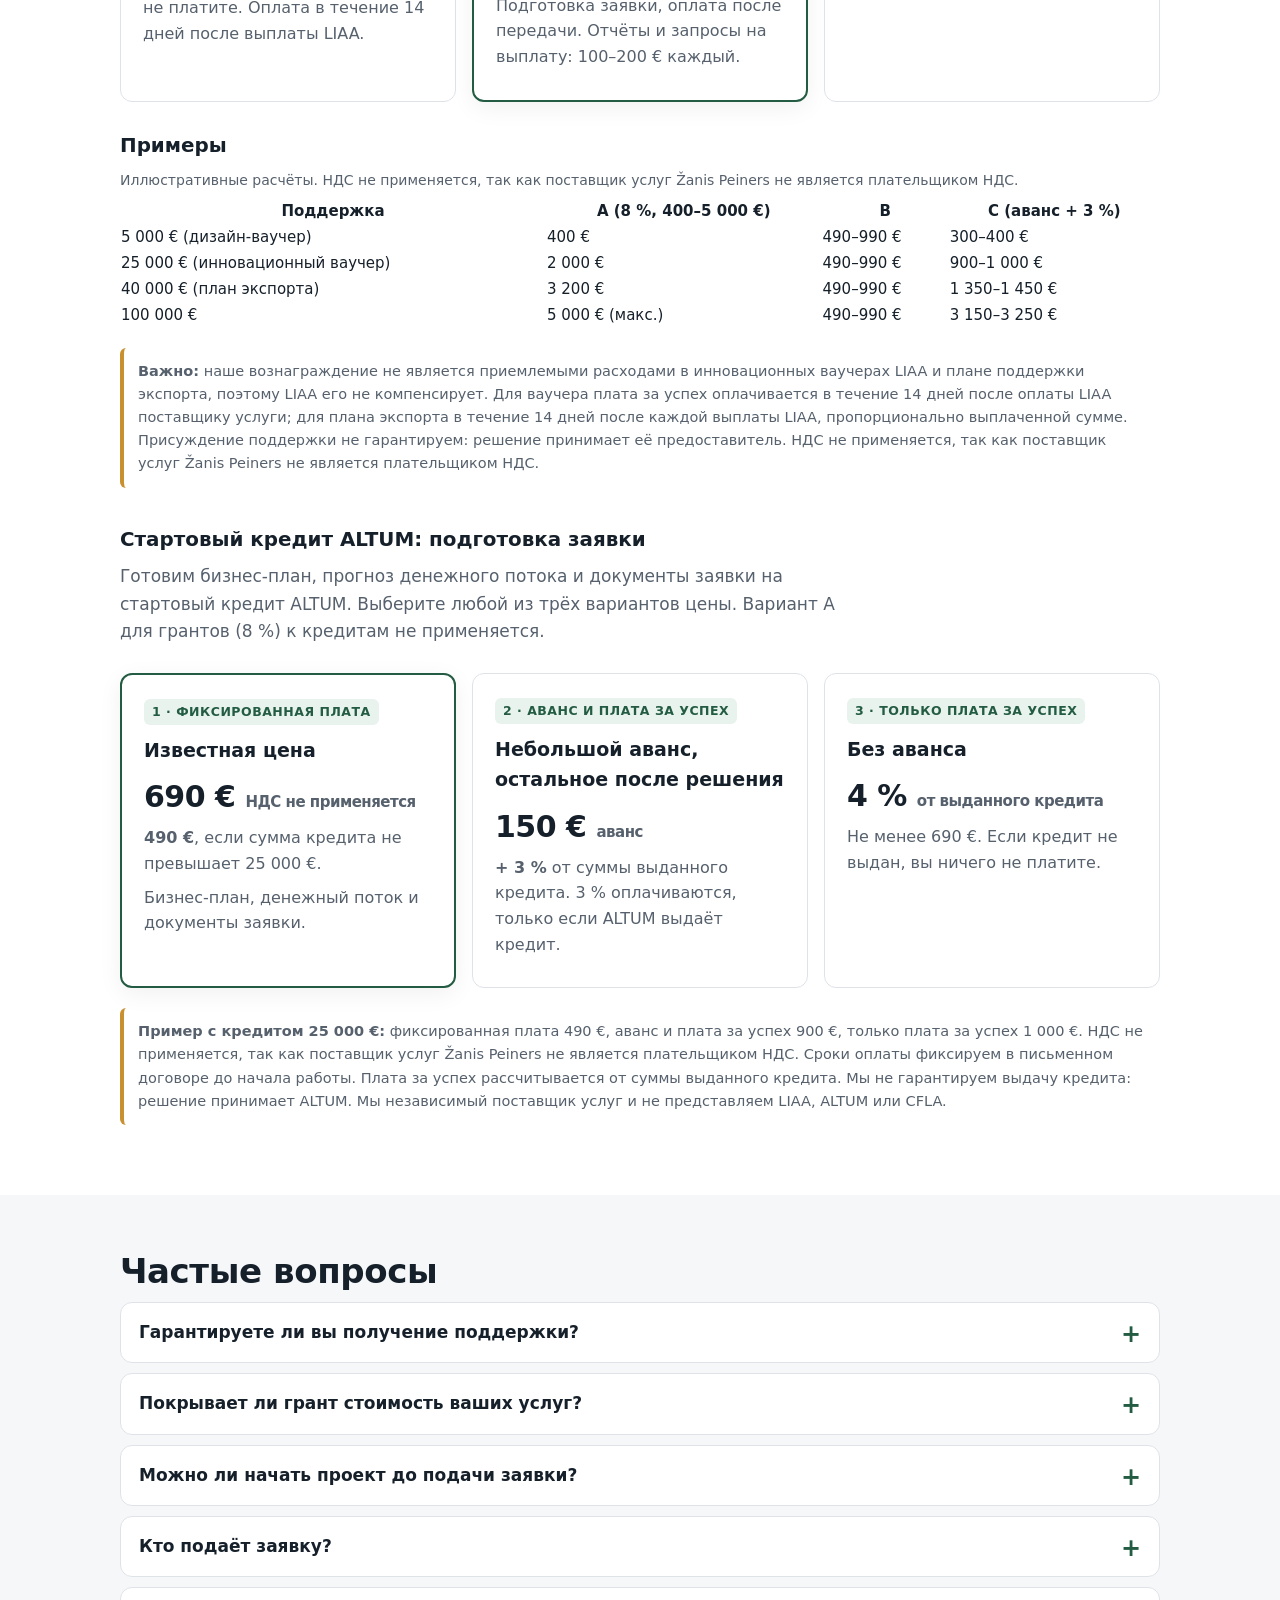
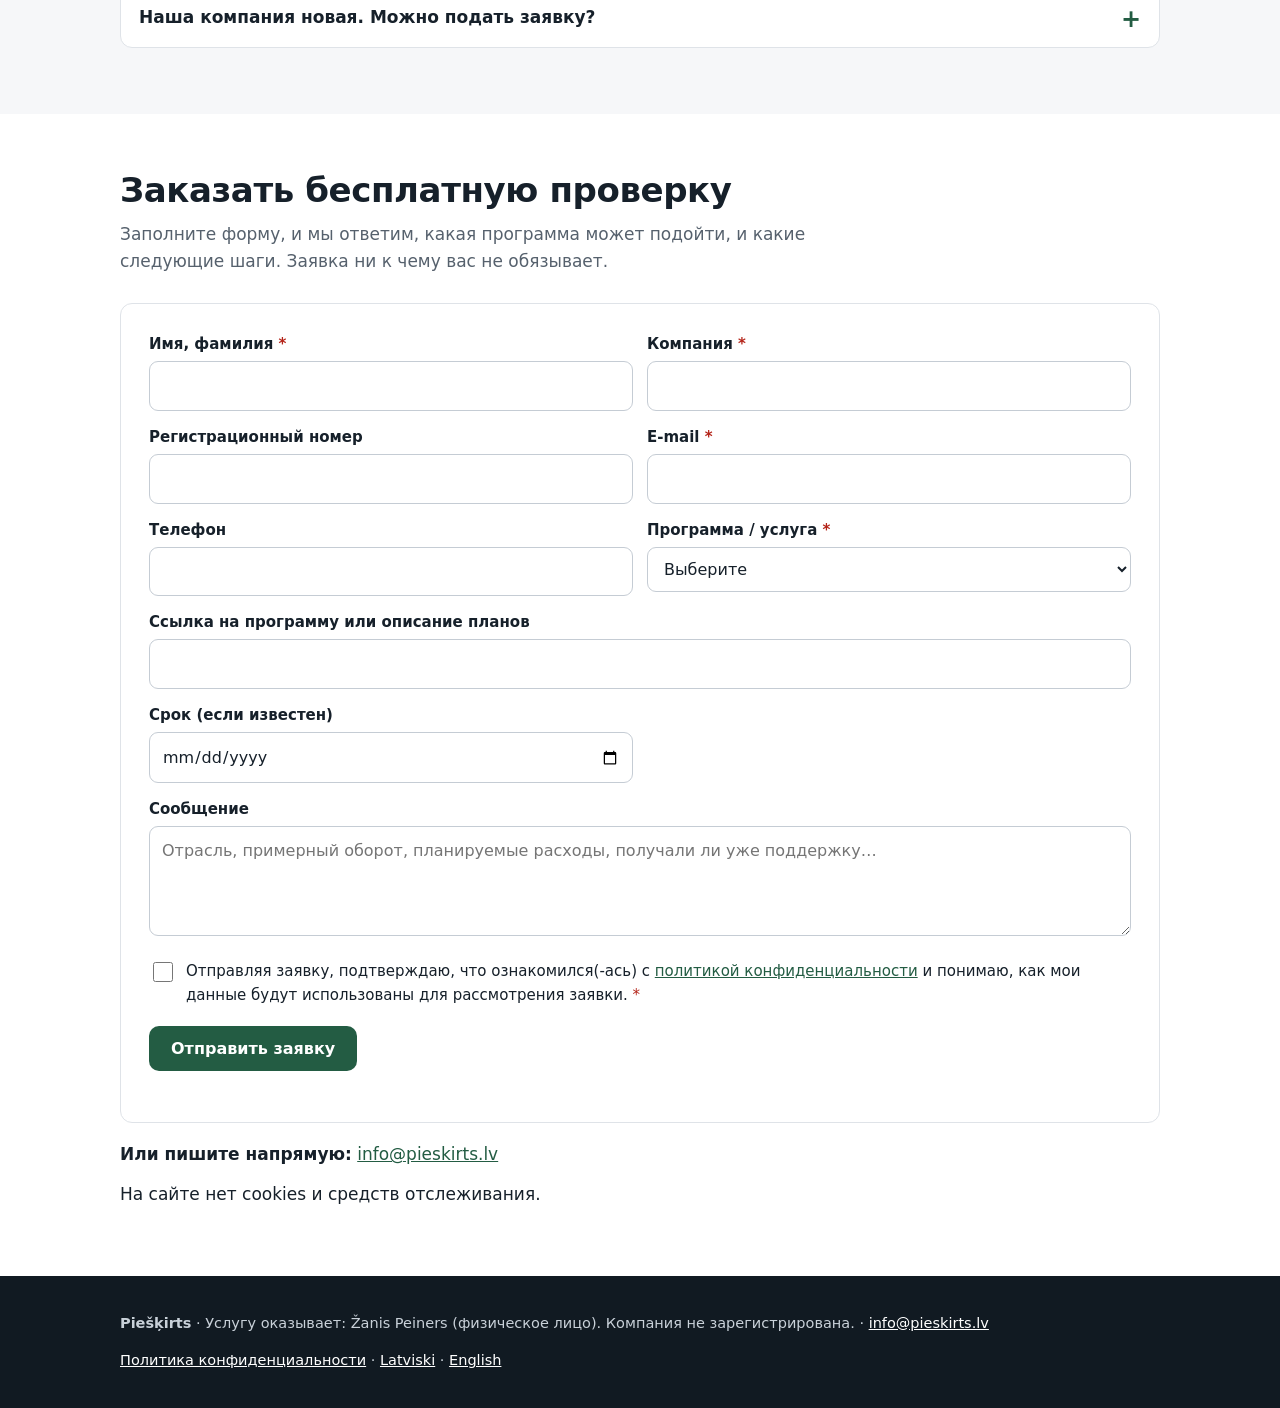
<file: ru.html>
<!doctype html>
<html lang="ru">
<head>
<meta charset="utf-8">
<meta name="viewport" content="width=device-width,initial-scale=1">
<title>Piešķirts: помощь с грантами LIAA, ALTUM, CFLA и фондами ЕС</title>
<meta name="description" content="Проверяем, подходит ли ваша компания под программы LIAA, ALTUM, CFLA и фондов ЕС, и готовим заявку на основе ваших данных. Проверка бесплатна.">
<link rel="stylesheet" href="style.css">
<link rel="icon" href="/favicon.svg" type="image/svg+xml">
<link rel="apple-touch-icon" href="/apple-touch-icon.png">
<meta name="referrer" content="strict-origin-when-cross-origin">
<link rel="canonical" href="https://pieskirts.lv/ru.html">
<link rel="alternate" hreflang="lv" href="https://pieskirts.lv/">
<link rel="alternate" hreflang="en" href="https://pieskirts.lv/en.html">
<link rel="alternate" hreflang="ru" href="https://pieskirts.lv/ru.html">
<link rel="alternate" hreflang="x-default" href="https://pieskirts.lv/">
<meta property="og:type" content="website">
<meta property="og:site_name" content="Piešķirts">
<meta property="og:title" content="Piešķirts: помощь с грантами LIAA, ALTUM, CFLA и фондами ЕС">
<meta property="og:description" content="Проверяем, подходит ли ваша компания под программы LIAA, ALTUM, CFLA и фондов ЕС, и готовим заявку на основе ваших данных. Проверка бесплатна.">
<meta property="og:url" content="https://pieskirts.lv/ru.html">
<meta property="og:locale" content="ru_RU">
<meta property="og:image" content="https://pieskirts.lv/og.png">
<meta property="og:image:width" content="1200">
<meta property="og:image:height" content="630">
<meta property="og:image:alt" content="Piešķirts.lv">
<meta name="twitter:card" content="summary_large_image">
<meta name="twitter:title" content="Piešķirts: помощь с грантами LIAA, ALTUM, CFLA и фондами ЕС">
<meta name="twitter:description" content="Проверяем, подходит ли ваша компания под программы LIAA, ALTUM, CFLA и фондов ЕС, и готовим заявку на основе ваших данных. Проверка бесплатна.">
<meta name="twitter:image" content="https://pieskirts.lv/og.png">
<script type="application/ld+json">{"@context": "https://schema.org", "@type": "ProfessionalService", "name": "Piešķirts", "url": "https://pieskirts.lv/", "email": "info@pieskirts.lv", "description": "Проверяем, подходит ли ваша компания под программы LIAA, ALTUM, CFLA и фондов ЕС, и готовим заявку на основе ваших данных. Проверка бесплатна.", "areaServed": {"@type": "Country", "name": "Latvia"}, "availableLanguage": ["lv", "en", "ru"], "image": "https://pieskirts.lv/og.png", "founder": {"@type": "Person", "name": "Žanis Peiners"}, "provider": {"@type": "Person", "name": "Žanis Peiners", "email": "info@pieskirts.lv"}}</script>
</head>
<body>
<a class="skip" href="#saturs">Перейти к содержанию</a>
<header class="top">
  <div class="wrap">
    <a class="logo" href="#"><span class="mark" aria-hidden="true">€</span>Piešķirts<span class="tld">.lv</span></a>
    <nav class="main" aria-label="Основная навигация">
      <span class="links">
        <a href="#programmas">Программы</a>
        <a href="#process">Как работаем</a>
        <a href="#cenas">Цены</a>
        <a href="#buj">Вопросы</a>
      </span>
      <span class="langs" role="group" aria-label="Язык"><a class="lang" href="index.html" lang="lv" hreflang="lv">LV</a><a class="lang" href="en.html" lang="en" hreflang="en">EN</a><a class="lang current" href="ru.html" lang="ru" hreflang="ru" aria-current="page">RU</a></span>
      <a class="btn" href="#pieteikums" style="padding:8px 14px;font-size:15px">Заявка</a>
    </nav>
  </div>
</header>

<main id="saturs">
<section class="hero">
  <div class="wrap">
    <h1>Найдите поддержку, под которую ваша компания действительно подходит</h1>
    <p class="lead">Проверяем соответствие программам LIAA, ALTUM, CFLA и другим программам фондов ЕС и готовим заявку на основе фактов вашей компании. Проверка бесплатна, цену вы знаете до начала работы.</p>
    <div class="cta">
      <a class="btn" href="#pieteikums">Заказать проверку</a>
      <a class="btn ghost" href="#programmas">Какие программы?</a>
    </div>
    <ul class="facts">
      <li>Первичная проверка соответствия бесплатно<!-- PRICE: approved 3 Nov --></li>
      <li>Статус программы проверяем на официальном сайте перед предложением</li>
      <li>Каждая заявка пишется именно для вашей компании</li>
    </ul>
  </div>
</section>

<section id="programmas">
  <div class="wrap">
    <h2>С чем можем помочь</h2>
    <p class="sub">Программы и их условия меняются. Перед любой рекомендацией в тот же день проверяем на официальной странице, открыт ли отбор и подходит ли ваша компания.</p>
    <div class="grid c3">
      <div class="card"><div class="icon" aria-hidden="true">L</div><h3>Экспорт LIAA</h3><p>План мероприятий поддержки экспорта МСП: выставки, исследование рынка, маркетинг, сертификация для зарубежных рынков.</p></div>
      <div class="card"><div class="icon" aria-hidden="true">V</div><h3>Инновационные ваучеры LIAA</h3><p>Поддержка разработки нового продукта или технологии вместе с поставщиком услуги, включая дизайн-ваучер.</p></div>
      <div class="card"><div class="icon" aria-hidden="true">EK</div><h3>Проекты Еврокомиссии</h3><p>Поддержка LIAA для подготовки заявок в проекты ЕК (например, Horizon Europe, Digital Europe).</p></div>
      <div class="card"><div class="icon" aria-hidden="true">A</div><h3>Программы ALTUM</h3><p>В основном кредиты и гарантии, в некоторых программах также капитальная скидка. Поможем понять, подходит ли и какая.</p></div>
      <div class="card"><div class="icon" aria-hidden="true">C</div><h3>CFLA и фонды ЕС</h3><p>Открытые отборы проектов для компаний и планируемые отборы.</p></div>
      <div class="card"><div class="icon" aria-hidden="true">+</div><h3>После присуждения</h3><p>По договорённости: отчёты, запросы на выплату и документы ценовых опросов.</p></div>
    </div>
    <div class="note limits"><strong>Честно о соответствии:</strong> у многих программ строгие условия: статус МСП (включая связанные компании), лимит de minimis, налоговые долги, исключённые отрасли и требование ничего не покупать до подачи заявки. Если вы не подходите, скажем сразу.</div>
  </div>
</section>

<section id="process" class="alt">
  <div class="wrap">
    <h2>Как это происходит</h2>
    <p class="sub">Ничего не заключайте и не платите поставщикам, пока мы не проверили правила программы.</p>
    <ol class="steps">
      <li><strong>Расскажите о планах</strong><span>Что планируете (экспорт, новый продукт, инвестиция) и примерные сроки.</span></li>
      <li><strong>Проверка соответствия</strong><span>Статус программы, МСП, de minimis, отрасль, оборот, налоговые долги. Отвечаем, под какую программу (если есть) вы подходите.</span></li>
      <li><strong>Цена и договор</strong><span>Вы выбираете вариант цены (A, B или C), договариваемся письменно до начала работы.</span></li>
      <li><strong>Подготовка заявки</strong><span>Пишем на основе фактов вашей компании. Вы проверяете весь текст.</span></li>
      <li><strong>Подача</strong><span>Заявку подаёте вы (например, liaa.business.gov.lv) или мы по вашей доверенности с э-подписью. Форму de minimis в СГД EDS создаёте вы.</span></li>
      <li><strong>После решения</strong><span>Если поддержка присуждена, по договорённости помогаем с отчётами и запросами на выплату.</span></li>
    </ol>
  </div>
</section>

<section id="cenas">
  <div class="wrap">
    <h2>Цены</h2>
    <p class="sub">Проверка соответствия бесплатна. Если вы подходите, называем ориентировочный объём поддержки, и вы выбираете один из трёх вариантов.</p>
    <div class="card" style="margin-bottom:16px"><span class="tag">0 · первый шаг</span><h3 style="margin-top:10px">Проверка соответствия: 0 €<!-- PRICE: approved 3 Nov --></h3><p>Выбор программы, проверка основных условий и примерный объём поддержки.</p></div>
    <h3 style="margin:8px 0 12px">Подготовка заявок на гранты</h3>
    <div class="grid c3">
      <div class="card"><span class="tag">A · только при успехе</span><h3 style="margin-top:10px">Платите только из полученного</h3><div class="price">8 %<!-- PRICE: approved 3 Nov --> <small>от поддержки</small></div><p>Мин. 400 €, макс. 5 000 €.<!-- PRICE: approved 3 Nov --> Если поддержку не присудят, ничего не платите. Оплата в течение 14 дней после выплаты LIAA.<!-- PRICE: approved 3 Nov --></p></div>
      <div class="card featured"><span class="tag">B · фиксированная плата</span><h3 style="margin-top:10px">Известная цена, без процентов</h3><div class="price">490–990 €<!-- PRICE: approved 3 Nov --> <small>за программу</small></div><p>Подготовка заявки, оплата после передачи. Отчёты и запросы на выплату: 100–200 € каждый.<!-- PRICE: approved 3 Nov --></p></div>
      <div class="card"><span class="tag">C · смешанный</span><h3 style="margin-top:10px">Аванс + меньший %</h3><div class="price">150–250 €<!-- PRICE: approved 3 Nov --> <small>аванс</small></div><p><strong>+ 3 %</strong> при успехе, после выплаты LIAA.<!-- PRICE: approved 3 Nov --></p></div>
    </div>
    <h3 style="margin:28px 0 8px">Примеры</h3>
    <div style="overflow-x:auto">
    <table class="ex" style="border-collapse:collapse;width:100%;font-size:15px;background:#fff">
      <caption style="text-align:left;color:var(--muted);font-size:14px;padding-bottom:6px">Иллюстративные расчёты. НДС не применяется, так как поставщик услуг Žanis Peiners не является плательщиком НДС.<!-- PRICE: approved 3 Nov --></caption>
      <thead><tr><th scope="col">Поддержка</th><th scope="col">A (8 %, 400–5 000 €)</th><th scope="col">B</th><th scope="col">C (аванс + 3 %)</th></tr></thead>
      <tbody>
        <tr><td>5 000 € (дизайн-ваучер)</td><td>400 €</td><td>490–990 €</td><td>300–400 €</td></tr>
        <tr><td>25 000 € (инновационный ваучер)</td><td>2 000 €</td><td>490–990 €</td><td>900–1 000 €</td></tr>
        <tr><td>40 000 € (план экспорта)</td><td>3 200 €</td><td>490–990 €</td><td>1 350–1 450 €</td></tr>
        <tr><td>100 000 €</td><td>5 000 € (макс.)</td><td>490–990 €</td><td>3 150–3 250 €</td></tr>
      </tbody>
    </table>
    </div>
    <p class="note"><strong>Важно:</strong> наше вознаграждение не является приемлемыми расходами в инновационных ваучерах LIAA и плане поддержки экспорта, поэтому LIAA его не компенсирует. Для ваучера плата за успех оплачивается в течение 14 дней после оплаты LIAA поставщику услуги; для плана экспорта в течение 14 дней после каждой выплаты LIAA, пропорционально выплаченной сумме.<!-- PRICE: approved 3 Nov --> Присуждение поддержки не гарантируем: решение принимает её предоставитель. НДС не применяется, так как поставщик услуг Žanis Peiners не является плательщиком НДС.</p>
    <h3 id="altum" style="margin:36px 0 8px">Стартовый кредит ALTUM: подготовка заявки</h3>
    <p class="sub">Готовим бизнес-план, прогноз денежного потока и документы заявки на стартовый кредит ALTUM. Выберите любой из трёх вариантов цены. Вариант A для грантов (8 %) к кредитам не применяется.</p>
    <div class="grid c3">
      <div class="card featured">
        <span class="tag">1 · фиксированная плата</span>
        <h3 style="margin-top:10px">Известная цена</h3>
        <div class="price">690 € <small>НДС не применяется</small></div>
        <p><strong>490 €</strong>, если сумма кредита не превышает 25 000 €.</p>
        <p>Бизнес-план, денежный поток и документы заявки.</p>
      </div>
      <div class="card">
        <span class="tag">2 · аванс и плата за успех</span>
        <h3 style="margin-top:10px">Небольшой аванс, остальное после решения</h3>
        <div class="price">150 € <small>аванс</small></div>
        <p><strong>+ 3 %</strong> от суммы выданного кредита. 3 % оплачиваются, только если ALTUM выдаёт кредит.</p>
      </div>
      <div class="card">
        <span class="tag">3 · только плата за успех</span>
        <h3 style="margin-top:10px">Без аванса</h3>
        <div class="price">4 % <small>от выданного кредита</small></div>
        <p>Не менее 690 €. Если кредит не выдан, вы ничего не платите.</p>
      </div>
    </div>
    <p class="note"><strong>Пример с кредитом 25 000 €:</strong> фиксированная плата 490 €, аванс и плата за успех 900 €, только плата за успех 1 000 €. НДС не применяется, так как поставщик услуг Žanis Peiners не является плательщиком НДС. Сроки оплаты фиксируем в письменном договоре до начала работы. Плата за успех рассчитывается от суммы выданного кредита. Мы не гарантируем выдачу кредита: решение принимает ALTUM. Мы независимый поставщик услуг и не представляем LIAA, ALTUM или CFLA.</p>
  </div>
</section>

<section id="buj" class="alt">
  <div class="wrap">
    <h2>Частые вопросы</h2>
    <details><summary>Гарантируете ли вы получение поддержки?</summary><p>Нет. Мы помогаем подать полную заявку, соответствующую требованиям, но решение принимает предоставитель поддержки, а средства программ ограничены.</p></details>
    <details><summary>Покрывает ли грант стоимость ваших услуг?</summary><p>Обычно нет. Например, в плане экспорта LIAA и инновационных ваучерах вознаграждение консультанта не является приемлемыми расходами. В редких случаях (например, поддержка LIAA для подготовки проектов ЕК) внешние услуги могут быть приемлемы на определённых условиях. Проверяем это для каждой программы.</p></details>
    <details><summary>Можно ли начать проект до подачи заявки?</summary><p>Будьте осторожны: во многих программах расходы приемлемы только после подачи заявки или после решения. Не заключайте договоры и не платите поставщикам до проверки правил.</p></details>
    <details><summary>Кто подаёт заявку?</summary><p>Обычно вы. По желанию можем подать мы по вашей доверенности с э-подписью. Пароли и средства э-подписи нам не передавайте.</p></details>
    <details><summary>Наша компания новая. Можно подать заявку?</summary><p>Зависит от программы. Для некоторых (например, плана экспорта LIAA) нужен оборот за прошлый год, для других нет. Скажем при проверке.</p></details>
  </div>
</section>

<section id="pieteikums">
  <div class="wrap">
    <h2>Заказать бесплатную проверку</h2>
    <p class="sub">Заполните форму, и мы ответим, какая программа может подойти, и какие следующие шаги. Заявка ни к чему вас не обязывает.</p>
    
    <form class="order" id="order-form" action="https://api.web3forms.com/submit" method="POST"
      data-subject="Pieskirts.lv заявка (RU)"
      data-mailto-msg="Открываем вашу почтовую программу с готовым письмом. Пожалуйста, отправьте его."
      data-sending-msg="Отправляем…"
      data-ok-msg="Спасибо, заявка получена! Мы её рассмотрим и свяжемся с вами в ближайшее время."
      data-err-msg="Не удалось отправить заявку. Пожалуйста, попробуйте ещё раз.">
      <input type="hidden" name="access_key" value="009d43c1-ed5f-4152-947e-ed27e5c118a8">
      <input type="checkbox" name="botcheck" class="hidden" style="display:none" tabindex="-1" autocomplete="off" aria-hidden="true">
      <div><label for="f-name">Имя, фамилия <span class="req" aria-hidden="true">*</span></label><input id="f-name" name="name" autocomplete="name" required></div>
      <div><label for="f-company">Компания <span class="req" aria-hidden="true">*</span></label><input id="f-company" name="company" autocomplete="organization" required></div>
      <div><label for="f-regno">Регистрационный номер</label><input id="f-regno" name="regno" inputmode="numeric" pattern="[0-9]{11}"></div>
      <div><label for="f-email">E-mail <span class="req" aria-hidden="true">*</span></label><input id="f-email" name="email" type="email" autocomplete="email" required></div>
      <div><label for="f-phone">Телефон</label><input id="f-phone" name="phone" type="tel" autocomplete="tel"></div>
      <div><label for="f-service">Программа / услуга <span class="req" aria-hidden="true">*</span></label>
        <select id="f-service" name="service" required>
          <option value="">Выберите</option>
          <option value="Atbilstības pārbaude (nezinu, kura programma)">Проверка соответствия (не знаю, какая программа)</option>
          <option value="LIAA eksporta atbalsta darbību plāns">План поддержки экспорта LIAA</option>
          <option value="LIAA inovāciju vaučers">Инновационный ваучер LIAA</option>
          <option value="LIAA atbalsts EK projektu izstrādei">Поддержка LIAA для проектов ЕК</option>
          <option value="ALTUM starta aizdevums">Стартовый кредит ALTUM</option>
          <option value="Cita ALTUM programma">Другая программа ALTUM</option>
          <option value="CFLA / ES fondu atlase">CFLA / отбор фондов ЕС</option>
          <option value="Atskaites / maksājuma pieprasījums">Отчёты / запрос на выплату</option>
        </select></div>
      <div class="full"><label for="f-link">Ссылка на программу или описание планов</label><input id="f-link" name="link"></div>
      <div><label for="f-deadline">Срок (если известен)</label><input id="f-deadline" name="deadline" type="date"></div>
      <div class="full"><label for="f-message">Сообщение</label><textarea id="f-message" name="message" placeholder="Отрасль, примерный оборот, планируемые расходы, получали ли уже поддержку…"></textarea></div>
      <div class="hp" aria-hidden="true"><label for="f-website">Не заполнять</label><input id="f-website" name="website" tabindex="-1" autocomplete="off"></div>
      <div class="full"><label class="consent"><input type="checkbox" name="consent" value="jā" required> <span>Отправляя заявку, подтверждаю, что ознакомился(-ась) с <a href="privacy-ru.html">политикой конфиденциальности</a> и понимаю, как мои данные будут использованы для рассмотрения заявки. <span class="req" aria-hidden="true">*</span></span></label></div>
      <div class="full"><button class="btn" type="submit">Отправить заявку</button> <div class="status" id="form-status" role="status" aria-live="polite"></div></div>
    </form>
    <div class="contact-side" style="margin-top:18px">
      <p><strong>Или пишите напрямую:</strong> <a href="mailto:info@pieskirts.lv">info@pieskirts.lv</a></p>
      <p>На сайте нет cookies и средств отслеживания.</p>
    </div>
  </div>
</section>
</main>

<footer>
  <div class="wrap">
    <div><strong>Piešķirts</strong> · Услугу оказывает: Žanis Peiners (физическое лицо). Компания не зарегистрирована. · <a href="mailto:info@pieskirts.lv">info@pieskirts.lv</a></div>
    <div><a href="privacy-ru.html">Политика конфиденциальности</a> · <a href="index.html" lang="lv">Latviski</a> · <a href="en.html" lang="en">English</a></div>
  </div>
</footer>
<script src="form.js" defer></script>
</body>
</html>
</file>
<file: style.css>
/* Viens CSS fails, bez ārējiem fontiem, bez sīkdatnēm. */
:root{
  --brand:#235c43; --brand-dark:#17412f; --accent:#c8902e; --tint:#e9f3ee;
  --ink:#16202a; --muted:#56616d; --line:#dfe3e8; --bg:#ffffff; --soft:#f6f7f9;
  --radius:12px; --max:1080px;
  --font:system-ui,-apple-system,"Segoe UI",Roboto,"Helvetica Neue",Arial,sans-serif;
}
*{box-sizing:border-box}
html{scroll-behavior:smooth}
body{margin:0;font-family:var(--font);color:var(--ink);background:var(--bg);line-height:1.6;font-size:17px;-webkit-text-size-adjust:100%}
img{max-width:100%}
a{color:var(--brand)}
a:hover{color:var(--brand-dark)}
:focus-visible{outline:3px solid var(--accent);outline-offset:2px}
.skip{position:absolute;left:-999px;top:0;background:#000;color:#fff;padding:.5rem 1rem;z-index:10}
.skip:focus{left:0}
.wrap{max-width:var(--max);margin:0 auto;padding:0 20px}
.draft-banner{background:#fff4d6;color:#5a4300;text-align:center;font-size:14px;padding:6px 12px;border-bottom:1px solid #f0dc9c}
header.top{position:sticky;top:0;background:rgba(255,255,255,.96);border-bottom:1px solid var(--line);z-index:5}
header.top .wrap{display:flex;align-items:center;justify-content:space-between;gap:12px;min-height:60px}
.logo{font-weight:800;font-size:21px;color:var(--ink);text-decoration:none;letter-spacing:-.3px;display:flex;align-items:center;gap:8px}
.logo .mark{width:28px;height:28px;border-radius:7px;background:var(--brand);color:#fff;display:grid;place-items:center;font-size:16px}
.logo .tld{color:var(--muted);font-weight:600}
nav.main{display:flex;gap:4px;align-items:center;flex-wrap:wrap}
nav.main a{color:var(--ink);text-decoration:none;font-size:15px;padding:6px 10px;border-radius:8px}
nav.main a:hover{background:var(--soft)}
nav.main .links{display:none}
nav.main .langs{display:flex;gap:2px}
nav.main .lang{border:1px solid var(--line);font-weight:600;padding:6px 8px}
nav.main a.lang.current{background:var(--brand);border-color:var(--brand);color:#fff}
nav.main a.btn,nav.main a.btn:hover{color:#fff}
@media(min-width:860px){nav.main .links{display:flex;gap:2px}}
.btn{display:inline-block;background:var(--brand);color:#fff;text-decoration:none;font-weight:700;padding:13px 22px;border-radius:10px;border:0;font-size:16px;cursor:pointer;font-family:inherit}
.btn:hover{background:var(--brand-dark);color:#fff}
.btn.ghost{background:transparent;color:var(--brand);border:2px solid var(--brand)}
.btn.ghost:hover{background:var(--tint);color:var(--brand-dark)}
.hero{background:linear-gradient(180deg,var(--tint),#fff);padding:56px 0 48px}
.hero h1{font-size:clamp(30px,5.2vw,50px);line-height:1.12;margin:0 0 16px;letter-spacing:-.8px}
.hero p.lead{font-size:clamp(18px,2.2vw,21px);color:var(--muted);max-width:720px;margin:0 0 26px}
.hero .cta{display:flex;gap:12px;flex-wrap:wrap}
.hero ul.facts{list-style:none;padding:0;margin:30px 0 0;display:grid;gap:10px;grid-template-columns:1fr}
.hero ul.facts li{background:#fff;border:1px solid var(--line);border-radius:var(--radius);padding:12px 14px 12px 42px;position:relative;font-size:15.5px}
.hero ul.facts li::before{content:"✓";position:absolute;left:14px;top:11px;color:var(--brand);font-weight:800}
@media(min-width:760px){.hero ul.facts{grid-template-columns:repeat(3,1fr)}}
section{padding:56px 0}
section.alt{background:var(--soft)}
h2{font-size:clamp(25px,3.4vw,34px);line-height:1.2;margin:0 0 10px;letter-spacing:-.4px}
.sub{color:var(--muted);margin:0 0 28px;max-width:720px}
.grid{display:grid;gap:16px;grid-template-columns:1fr}
@media(min-width:700px){.grid.c2{grid-template-columns:repeat(2,1fr)}.grid.c3{grid-template-columns:repeat(2,1fr)}}
@media(min-width:980px){.grid.c3{grid-template-columns:repeat(3,1fr)}}
.card{background:#fff;border:1px solid var(--line);border-radius:var(--radius);padding:22px}
.card h3{margin:0 0 8px;font-size:19px}
.card p{margin:0 0 8px;color:var(--muted);font-size:16px}
.card ul{margin:8px 0 0;padding-left:20px;color:var(--muted);font-size:15.5px}
.icon{width:40px;height:40px;border-radius:10px;background:var(--tint);color:var(--brand);display:grid;place-items:center;font-weight:800;margin-bottom:12px;font-size:18px}
ol.steps{list-style:none;padding:0;margin:0;display:grid;gap:14px;counter-reset:s}
ol.steps li{counter-increment:s;background:#fff;border:1px solid var(--line);border-radius:var(--radius);padding:18px 18px 18px 66px;position:relative}
ol.steps li::before{content:counter(s);position:absolute;left:18px;top:16px;width:34px;height:34px;border-radius:50%;background:var(--brand);color:#fff;display:grid;place-items:center;font-weight:800}
ol.steps strong{display:block;margin-bottom:2px}
ol.steps span{color:var(--muted);font-size:16px}
.price{font-size:30px;font-weight:800;color:var(--ink);margin:6px 0 4px;letter-spacing:-.5px}
.price small{font-size:15px;font-weight:600;color:var(--muted)}
.card.featured{border:2px solid var(--brand);box-shadow:0 6px 24px rgba(0,0,0,.06)}
.tag{display:inline-block;font-size:12.5px;font-weight:700;text-transform:uppercase;letter-spacing:.5px;color:var(--brand);background:var(--tint);padding:3px 8px;border-radius:6px}
.note{font-size:14.5px;color:var(--muted);background:#fff;border-left:4px solid var(--accent);padding:12px 14px;border-radius:6px;margin-top:20px}
.limits{margin-top:20px}
details{background:#fff;border:1px solid var(--line);border-radius:var(--radius);padding:0 18px;margin-bottom:10px}
details summary{cursor:pointer;font-weight:700;padding:16px 0;list-style:none;position:relative;padding-right:28px}
details summary::-webkit-details-marker{display:none}
details summary::after{content:"+";position:absolute;right:0;top:12px;font-size:24px;color:var(--brand)}
details[open] summary::after{content:"–"}
details p{margin:0 0 16px;color:var(--muted)}
form.order{background:#fff;border:1px solid var(--line);border-radius:var(--radius);padding:22px;display:grid;gap:14px;grid-template-columns:1fr}
@media(min-width:760px){form.order{grid-template-columns:1fr 1fr;padding:28px}.full{grid-column:1/-1}}
label{font-weight:600;font-size:15px;display:block;margin-bottom:5px}
label .req{color:#b42318}
input,select,textarea{width:100%;font:inherit;font-size:16px;padding:11px 12px;border:1px solid #c5ccd4;border-radius:9px;background:#fff;color:var(--ink)}
textarea{min-height:110px;resize:vertical}
input:focus,select:focus,textarea:focus{border-color:var(--brand);outline:2px solid var(--tint)}
.hint{font-size:13.5px;color:var(--muted);margin-top:4px}
.consent{display:flex;gap:10px;align-items:flex-start;font-weight:400;font-size:15px}
.consent input{width:20px;height:20px;margin-top:3px;flex:0 0 auto}
.hp{position:absolute!important;left:-9999px!important;width:1px;height:1px;overflow:hidden}
.status{min-height:1.4em;font-weight:600}
.status.ok{color:#146c2e}.status.err{color:#b42318}
.contact-side p{margin:0 0 12px}
footer{background:#111a22;color:#c9d1d9;padding:36px 0;font-size:14.5px}
footer a{color:#fff}
footer .wrap{display:grid;gap:14px}
.legal{max-width:820px}
.legal h1{font-size:clamp(28px,4vw,38px);margin:0 0 6px}
.legal h2{font-size:22px;margin:32px 0 8px}
.legal table{border-collapse:collapse;width:100%;font-size:15px;margin:8px 0}
.legal th,.legal td{border:1px solid var(--line);padding:8px 10px;text-align:left;vertical-align:top}
.legal th{background:var(--soft)}
@media (prefers-reduced-motion:reduce){html{scroll-behavior:auto}}
/* small phones: header wraps instead of overflowing */
@media(max-width:480px){header.top .wrap{flex-wrap:wrap;gap:6px;padding-top:6px;padding-bottom:6px}nav.main{gap:4px}.logo{font-size:18px;gap:6px}nav.main .lang{padding:5px 7px;font-size:13px}nav.main a.btn{padding:7px 10px!important;font-size:14px!important}}
@media(max-width:374px){nav.main{width:100%;justify-content:space-between}}
html,body{overflow-x:clip}
</file>
